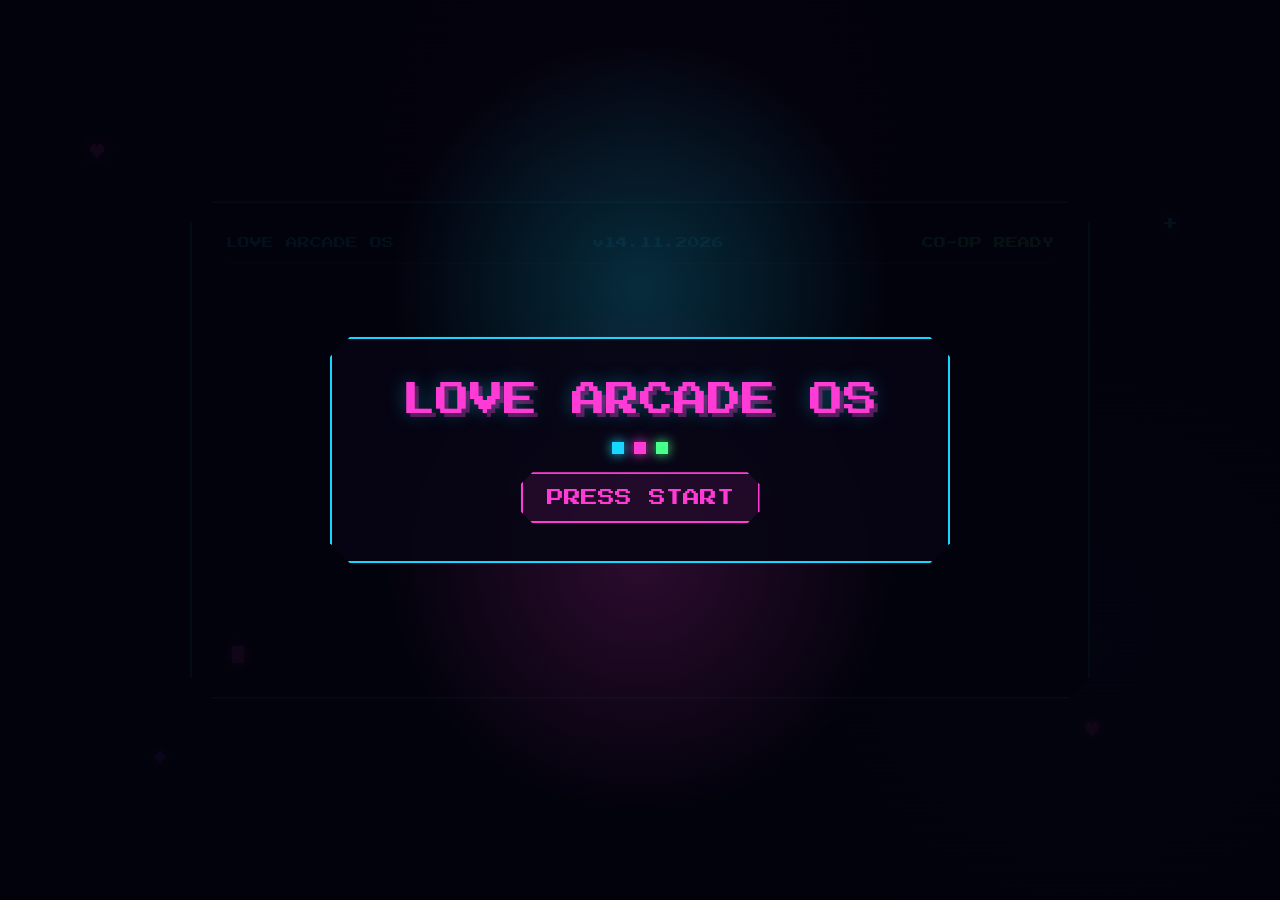
<file: index.html>
﻿<!DOCTYPE html>
<html lang="es">
<head>
  <meta charset="UTF-8" />
  <meta name="viewport" content="width=device-width, initial-scale=1.0, viewport-fit=cover" />
  <title>Flor &amp; Keke | 14.11.2026</title>
  <meta name="description" content="Flor &amp; Keke · 14.11.2026 · Nueva partida desbloqueada" />
  <meta property="og:locale" content="es_AR" />
  <meta property="og:type" content="website" />
  <meta property="og:title" content="Flor &amp; Keke | 14.11.2026" />
  <meta property="og:description" content="Nueva partida desbloqueada · Flor &amp; Keke · 14.11.2026" />
  <meta property="og:url" content="https://www.invitacionflorykevin.com.ar/" />
  <meta property="og:image:type" content="image/png" />
  <meta property="og:image:width" content="1200" />
  <meta property="og:image:height" content="630" />
  <meta property="og:image" content="https://www.invitacionflorykevin.com.ar/iconos/social-preview.png" />
  <meta name="twitter:card" content="summary_large_image" />
  <meta name="twitter:title" content="Flor &amp; Keke | 14.11.2026" />
  <meta name="twitter:description" content="Nueva partida desbloqueada · Flor &amp; Keke · 14.11.2026" />
  <meta name="twitter:image" content="https://www.invitacionflorykevin.com.ar/iconos/social-preview.png" />
  <link rel="icon" type="image/png" href="./iconos/favicon.png" />
  <link rel="canonical" href="https://www.invitacionflorykevin.com.ar/" />
  <link rel="preconnect" href="https://fonts.googleapis.com">
  <link rel="preconnect" href="https://fonts.gstatic.com" crossorigin>
  <link href="https://fonts.googleapis.com/css2?family=Press+Start+2P&family=Silkscreen:wght@400;700&family=VT323&display=swap" rel="stylesheet">
  <style>
    :root{--bg:#050511;--panel:#0b0820;--cyan:#18d7ff;--pink:#ff3bd5;--purple:#8b3dff;--green:#48ff8b;--yellow:#ffe35b;--white:#fff7ff;--muted:#aeb7ff}
    *{box-sizing:border-box;margin:0;padding:0}
    html,body{width:100%;min-height:100%;background:var(--bg);color:var(--white);overflow-x:hidden;overflow-y:auto;-webkit-text-size-adjust:100%;text-size-adjust:100%}
    body{font-family:'VT323',monospace;background:radial-gradient(circle at 50% 12%,rgba(255,59,213,.18),transparent 32%),radial-gradient(circle at 85% 72%,rgba(24,215,255,.14),transparent 28%),linear-gradient(180deg,#050511,#08041b 54%,#03030c)}
    body:before{content:"";position:fixed;inset:0;pointer-events:none;background:linear-gradient(rgba(24,215,255,.035) 1px,transparent 1px),linear-gradient(90deg,rgba(255,59,213,.03) 1px,transparent 1px);background-size:30px 30px;mask-image:linear-gradient(180deg,rgba(0,0,0,.8),rgba(0,0,0,.08));z-index:0}
    body:after{content:"";position:fixed;inset:0;pointer-events:none;background:repeating-linear-gradient(180deg,rgba(255,255,255,.035) 0 1px,transparent 1px 5px);mix-blend-mode:screen;opacity:.42;z-index:2}
    a,button{font:inherit;color:inherit}.screen{position:relative;z-index:3;min-height:100vh;display:grid;place-items:center;padding:22px}.noise{position:fixed;inset:0;z-index:1;pointer-events:none;background-image:radial-gradient(rgba(255,255,255,.18) 1px,transparent 1px);background-size:27px 27px;opacity:.18;animation:drift 9s linear infinite}.float{position:fixed;z-index:1;pointer-events:none;color:var(--pink);font-family:'Press Start 2P';text-shadow:0 0 18px currentColor;animation:float 4s ease-in-out infinite}.f1{left:7%;top:16%}.f2{right:8%;top:24%;color:var(--cyan);animation-delay:-1.3s}.f3{left:12%;bottom:15%;color:var(--purple);animation-delay:-2.1s}.f4{right:14%;bottom:18%;color:var(--pink);animation-delay:-.7s}
    .panel{width:min(900px,100%);border:2px solid rgba(24,215,255,.68);background:rgba(7,5,20,.82);box-shadow:0 0 0 1px rgba(255,255,255,.07),0 0 28px rgba(24,215,255,.18),0 0 62px rgba(255,59,213,.14);clip-path:polygon(0 22px,22px 0,calc(100% - 22px) 0,100% 22px,100% calc(100% - 22px),calc(100% - 22px) 100%,22px 100%,0 calc(100% - 22px));position:relative;overflow:hidden}
    .panel:before{content:"";position:absolute;inset:0;background:linear-gradient(120deg,transparent 0 38%,rgba(255,255,255,.12) 48%,transparent 58%);transform:translateX(-120%);animation:sweep 4.8s ease-in-out infinite;pointer-events:none}.title{font-family:'Press Start 2P';text-transform:uppercase;line-height:1.4;text-shadow:4px 4px 0 rgba(255,59,213,.32),0 0 18px rgba(24,215,255,.38)}.cyan{color:var(--cyan)}.pink{color:var(--pink)}.green{color:var(--green)}.yellow{color:var(--yellow)}.btn{cursor:pointer;border:2px solid var(--cyan);background:rgba(24,215,255,.08);color:var(--cyan);padding:15px 24px;font-family:'Press Start 2P';font-size:clamp(12px,2vw,17px);box-shadow:0 0 22px rgba(24,215,255,.24);clip-path:polygon(0 12px,12px 0,calc(100% - 12px) 0,100% 12px,100% calc(100% - 12px),calc(100% - 12px) 100%,12px 100%,0 calc(100% - 12px));transition:.18s ease;text-transform:uppercase;text-decoration:none;display:inline-flex;align-items:center;justify-content:center;gap:10px}.btn:hover,.btn.ready{transform:translateY(-2px);filter:brightness(1.2);box-shadow:0 0 28px rgba(255,59,213,.28),0 0 30px rgba(24,215,255,.28)}.btn.primary{border-color:var(--pink);background:rgba(255,59,213,.10);color:var(--pink)}
    .start-gate{position:fixed;inset:0;z-index:60;display:grid;place-items:center;padding:22px;background:radial-gradient(circle at 50% 32%,rgba(24,215,255,.2),transparent 28%),radial-gradient(circle at 50% 62%,rgba(255,59,213,.17),transparent 30%),rgba(3,3,12,.94);transition:opacity .45s ease,visibility .45s ease}.start-gate.hidden{opacity:0;visibility:hidden;pointer-events:none}.start-card{width:min(620px,100%);text-align:center;border:2px solid var(--cyan);background:rgba(7,5,20,.92);padding:clamp(22px,5vw,38px);box-shadow:0 0 30px rgba(24,215,255,.28),0 0 72px rgba(255,59,213,.18);clip-path:polygon(0 20px,20px 0,calc(100% - 20px) 0,100% 20px,100% calc(100% - 20px),calc(100% - 20px) 100%,20px 100%,0 calc(100% - 20px))}.start-card .title{font-size:clamp(20px,4.5vw,34px);color:var(--pink);margin-bottom:12px}.start-card p{font-size:clamp(22px,4vw,30px);color:var(--muted);margin:12px 0 22px}.boot-leds{display:flex;justify-content:center;gap:10px;margin:18px 0}.boot-leds span{width:12px;height:12px;background:var(--cyan);box-shadow:0 0 12px var(--cyan);animation:led 1s infinite steps(1)}.boot-leds span:nth-child(2){background:var(--pink);box-shadow:0 0 12px var(--pink);animation-delay:.15s}.boot-leds span:nth-child(3){background:var(--green);box-shadow:0 0 12px var(--green);animation-delay:.3s}
    .transition{position:fixed;inset:0;z-index:50;display:grid;place-items:center;background:radial-gradient(circle,rgba(24,215,255,.2),transparent 28%),rgba(3,3,12,.96);opacity:0;visibility:hidden;transition:.35s ease}.transition.active{opacity:1;visibility:visible}.transition-card{width:min(520px,calc(100% - 28px));text-align:center;border:2px solid var(--pink);padding:26px;background:#070514;box-shadow:0 0 30px rgba(255,59,213,.34);clip-path:polygon(0 18px,18px 0,calc(100% - 18px) 0,100% 18px,100% calc(100% - 18px),calc(100% - 18px) 100%,18px 100%,0 calc(100% - 18px))}.load{height:14px;border:1px solid var(--cyan);margin-top:18px;padding:2px}.load span{display:block;height:100%;width:0;background:linear-gradient(90deg,var(--cyan),var(--pink));box-shadow:0 0 18px rgba(24,215,255,.55)}.transition.active .load span{animation:load 1.4s ease forwards}
    .terminal{padding:clamp(20px,4vw,34px)}.topbar{display:flex;justify-content:space-between;gap:12px;align-items:center;border-bottom:1px solid rgba(24,215,255,.25);padding-bottom:14px;margin-bottom:20px;font-family:'Press Start 2P';font-size:clamp(9px,1.4vw,12px);color:var(--cyan)}.term-body{min-height:360px;font-family:'Press Start 2P';font-size:clamp(10px,1.75vw,15px);line-height:2.05;white-space:pre-wrap;color:var(--muted)}.cursor{display:inline-block;width:12px;height:1.05em;background:var(--pink);vertical-align:middle;margin-left:6px;animation:blink 1s steps(1) infinite;box-shadow:0 0 12px var(--pink)}
    @keyframes load{to{width:100%}}@keyframes drift{to{transform:translateY(-60px)}}@keyframes float{50%{transform:translateY(-10px) scale(1.08)}}@keyframes sweep{0%,40%{transform:translateX(-120%)}70%,100%{transform:translateX(120%)}}@keyframes blink{50%{opacity:0}}@keyframes pulse{50%{opacity:.55;filter:brightness(1.4)}}@keyframes led{50%{opacity:.35}}@media(max-width:640px){.screen{padding:14px}.panel,.start-card{clip-path:none;border-radius:18px}.btn{width:100%;font-size:12px}.float{display:none}.topbar{flex-direction:column}.term-body{min-height:340px}}

    /* Mobile/browser compatibility pass */
    html{min-height:-webkit-fill-available}
    body{min-height:100vh;min-height:100svh;touch-action:manipulation}
    button,.btn{-webkit-tap-highlight-color:transparent;touch-action:manipulation}
    .screen,.start-gate{min-height:100vh;min-height:100svh;padding:max(14px,env(safe-area-inset-top)) max(14px,env(safe-area-inset-right)) max(14px,env(safe-area-inset-bottom)) max(14px,env(safe-area-inset-left))}
    .term-body{overflow-wrap:anywhere}.panel{max-height:calc(100svh - 28px);overflow-x:hidden;overflow-y:auto;-webkit-overflow-scrolling:touch}
    @supports (-webkit-touch-callout:none){body{background-attachment:scroll}.panel{max-height:calc(-webkit-fill-available - 28px)}}
    @media(max-width:430px){.terminal{padding:18px 14px}.term-body{min-height:300px;font-size:clamp(9px,2.75vw,12px);line-height:1.9}.start-card .title{font-size:clamp(18px,7vw,26px)}.transition-card{padding:22px 16px}.transition-card .title{font-size:clamp(15px,5vw,22px)}}
    @media(max-height:620px){.term-body{min-height:250px;line-height:1.75}.start-card{padding:20px}.boot-leds{margin:12px 0}.panel{max-height:none;overflow:hidden}}
  </style>
</head>
<body>
  <audio id="boot" src="./musica/boot.wav" preload="auto"></audio>
  <audio id="success" src="./musica/success.wav" preload="auto"></audio>

  <div class="noise"></div><span class="float f1">♥</span><span class="float f2">+</span><span class="float f3">◆</span><span class="float f4">♥</span>

  <section id="startGate" class="start-gate">
    <div class="start-card">
      <div class="title">LOVE ARCADE OS</div>
      <div class="boot-leds" aria-hidden="true"><span></span><span></span><span></span></div>
      <button id="startBtn" class="btn primary" type="button">PRESS START</button>
    </div>
  </section>

  <main class="screen">
    <section class="panel terminal">
      <div class="topbar"><span>LOVE ARCADE OS</span><span>v14.11.2026</span><span class="green">CO-OP READY</span></div>
      <div id="term" class="term-body"></div><span class="cursor"></span>
    </section>
  </main>

  <div class="transition"><div class="transition-card"><div class="title pink">CARGANDO INVITACION</div><div class="load"><span></span></div></div></div>

  <script>
    const boot = document.getElementById('boot');
    const success = document.getElementById('success');
    const term = document.getElementById('term');
    const gate = document.getElementById('startGate');
    const startBtn = document.getElementById('startBtn');

    let launched = false;
    let booted = false;
    let i = 0;
    let j = 0;

    const lines = [
      'INICIANDO LOVE_ARCADE_OS...',
      '[OK] audio de inicio listo',
      '[OK] sistema de boda cargado',
      '[OK] jugador 1 detectado: FLOR',
      '[OK] jugador 2 detectado: KEKE',
      '[OK] modo co-op: ACTIVADO',
      '[OK] partida guardada: 14.11.2026',
      '',
      'EJECUTANDO boda.exe',
      '████████████████████ 100%',
      '',
      'NUEVA PARTIDA DESBLOQUEADA ♥'
    ];

    function playSound(audio, volume) {
      try {
        audio.currentTime = 0;
        audio.volume = volume;
        audio.play().catch(() => {});
      } catch (e) {}
    }
    function playSuccess() { playSound(success, .62); }
    let audioCtx;
    function tickTypingSound() {
      try {
        audioCtx = audioCtx || new (window.AudioContext || window.webkitAudioContext)();
        const osc = audioCtx.createOscillator();
        const gain = audioCtx.createGain();
        osc.type = 'square';
        osc.frequency.setValueAtTime(720 + Math.random() * 90, audioCtx.currentTime);
        gain.gain.setValueAtTime(.035, audioCtx.currentTime);
        gain.gain.exponentialRampToValueAtTime(.001, audioCtx.currentTime + .035);
        osc.connect(gain);
        gain.connect(audioCtx.destination);
        osc.start();
        osc.stop(audioCtx.currentTime + .04);
      } catch (e) {}
    }

    function startSystem() {
      if (booted) return;
      booted = true;
      playSound(boot, .55);
      gate.classList.add('hidden');
      setTimeout(type, 520);
    }

    function go() {
      if (!booted) { startSystem(); return; }
      if (launched) return;
      launched = true;
      try { sessionStorage.setItem('playWeddingMusic', '1'); } catch (e) {}
      playSuccess();
      const t = document.querySelector('.transition');
      t.classList.add('active');
      setTimeout(() => { window.location.href = 'invitacion.html'; }, 1650);
    }

    function type() {
      if (i >= lines.length) {
        setTimeout(go, 520);
        return;
      }
      const line = lines[i];
      if (j <= line.length) {
        const char = line.charAt(j) || '';
        term.textContent += char;
        if (char && char !== ' ' && j % 2 === 0) tickTypingSound();
        j++;
        setTimeout(type, line.charAt(j - 1) === '█' ? 13 : 20);
      } else {
        term.textContent += '\n';
        i++;
        j = 0;
        setTimeout(type, 180);
      }
    }

    startBtn.addEventListener('click', startSystem);
    gate.addEventListener('click', (event) => {
      if (event.target === gate) startSystem();
    });
    window.addEventListener('keydown', (event) => {
      if (event.key === 'Enter' || event.key === ' ') {
        event.preventDefault();
        if (!booted) startSystem(); else go();
      }
    });
  </script>
</body>
</html>
</file>
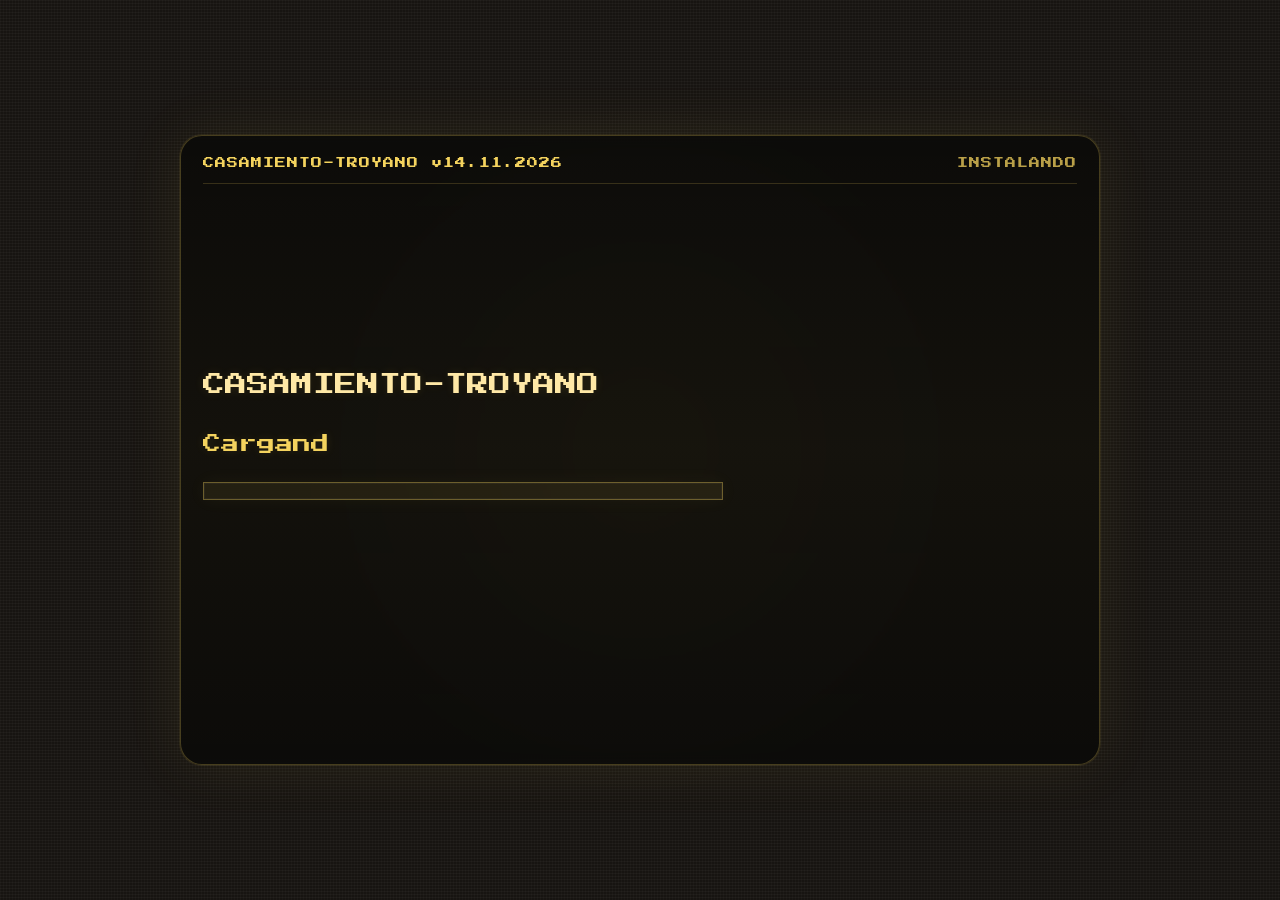
<file: index-test.html>
<!DOCTYPE html>
<html lang="es">
<head>
  <meta charset="UTF-8" />
  <meta name="viewport" content="width=device-width, initial-scale=1.0" />
    <title>Flor &amp; Keke | 14.11.2026 | Test</title>
  <meta name="description" content="Flor &amp; Keke · 14.11.2026 ·" />
  <meta property="og:locale" content="es_AR" />
  <meta property="og:type" content="website" />
  <meta property="og:title" content="Flor &amp; Keke | 14.11.2026 | Test" />
  <meta property="og:description" content="Flor &amp; Keke · 14.11.2026 ·" />
  <meta property="og:url" content="https://boda-florykevin.vercel.app/index-test.html" />
  <meta property="og:image:type" content="image/png" />
  <meta property="og:image:width" content="1200" />
  <meta property="og:image:height" content="630" />
  <meta property="og:image" content="https://boda-florykevin.vercel.app/iconos/social-preview.png" />
  <meta name="twitter:card" content="summary_large_image" />
  <meta name="twitter:title" content="Flor &amp; Keke | 14.11.2026 | Test" />
  <meta name="twitter:description" content="Flor &amp; Keke · 14.11.2026 ·" />
  <meta name="twitter:image" content="https://boda-florykevin.vercel.app/iconos/social-preview.png" />
  <link rel="icon" type="image/png" href="./iconos/favicon.png" />
  <link rel="canonical" href="https://boda-florykevin.vercel.app/index-test.html" />
  <link rel="preconnect" href="https://fonts.googleapis.com">
  <link rel="preconnect" href="https://fonts.gstatic.com" crossorigin>
  <link href="https://fonts.googleapis.com/css2?family=Press+Start+2P&family=Silkscreen:wght@400;700&family=VT323&family=Inter:wght@300;400;500;600;700&display=swap" rel="stylesheet">
  <style>
    :root {
      --bg-dark: #171411;
      --amber: #f4d35e;
      --amber-soft: #ffe9a8;
      --cream: #fff8ed;
      --olive: #6d7b47;
      --ink: #2d2a26;
      --terracotta: #cb7b5b;
      --card-strong: rgba(255, 251, 244, 0.86);
      --shadow: 0 10px 40px rgba(34, 25, 15, 0.12);
      --shadow-soft: 0 20px 60px rgba(85, 61, 31, 0.10);
    }

    * { box-sizing: border-box; margin: 0; padding: 0; }
    html { scroll-behavior: smooth; }
    body{
      font-family:'Inter',sans-serif;
      color:var(--ink);
      min-height:100vh;
      background: transparent;
      overflow-x:hidden;
    }

    body::before {
      content: "";
      position: fixed;
      inset: 0;
      pointer-events: none;
      background:
        linear-gradient(115deg, rgba(255,255,255,0.32), transparent 36%),
        radial-gradient(circle at center, rgba(255,255,255,0.18), transparent 60%);
      mix-blend-mode: screen;
      opacity: 0.55;
      z-index: 0;
    }

    .hidden { display: none !important; }

    #boot-screen {
      position: fixed;
      inset: 0;
      background:
        linear-gradient(rgba(255,255,255,0.03) 1px, transparent 1px),
        linear-gradient(90deg, rgba(255,255,255,0.02) 1px, transparent 1px),
        radial-gradient(circle at center, rgba(244, 211, 94, 0.06), transparent 45%),
        var(--bg-dark);
      background-size: 100% 3px, 3px 100%, auto, auto;
      color: var(--amber);
      display: flex;
      align-items: center;
      justify-content: center;
      padding: 24px;
      z-index: 100;
      transition: opacity 1s ease, visibility 1s ease;
    }

    #boot-screen.fade-out { opacity: 0; visibility: hidden; }

    .boot-shell {
      width: min(920px, 100%);
      min-height: 70vh;
      border: 1px solid rgba(244, 211, 94, 0.25);
      border-radius: 22px;
      background: rgba(8, 7, 6, 0.72);
      box-shadow: 0 0 0 1px rgba(244, 211, 94, 0.08), 0 0 60px rgba(244, 211, 94, 0.08);
      padding: 22px;
      display: flex;
      flex-direction: column;
      backdrop-filter: blur(6px);
      position: relative;
      overflow: hidden;
    }

    .boot-shell::before {
      content: "";
      position: absolute;
      inset: 0;
      background: linear-gradient(180deg, transparent, rgba(244, 211, 94, 0.03), transparent);
      animation: scan 4s linear infinite;
      background-position: center top;
      pointer-events: none;
    }

    @keyframes scan {
      from { transform: translateY(-100%); }
      to { transform: translateY(100%); }
    }

    .boot-topbar {
      display: flex;
      justify-content: space-between;
      align-items: center;
      gap: 12px;
      border-bottom: 1px solid rgba(244, 211, 94, 0.18);
      padding-bottom: 14px;
      margin-bottom: 18px;
      font-family: 'Press Start 2P', monospace;
      font-size: 11px;
      letter-spacing: 1px;
    }

    .boot-status { opacity: 0.75; }
    .boot-content {
      flex: 1;
      font-family: 'Press Start 2P', monospace;
      font-size: clamp(10px, 1.7vw, 14px);
      line-height: 2;
      white-space: pre-wrap;
    }

    .cursor {
      display: inline-block;
      width: 10px;
      height: 1.1em;
      background: var(--amber);
      vertical-align: middle;
      animation: blink 1s step-end infinite;
      margin-left: 6px;
    }

    @keyframes blink { 50% { opacity: 0; } }

    .boot-enter {
      margin-top: 18px;
      font-family: 'Press Start 2P', monospace;
      font-size: 11px;
      color: var(--amber-soft);
      opacity: 0;
      transform: translateY(10px);
      transition: 0.4s ease;
    }

    .boot-enter.visible { opacity: 1; transform: translateY(0); }

    #invitation {
      position: relative;
      min-height: 100vh;
      opacity: 0;
      transform: translateY(18px);
      transition: 1s ease;
    }

    #invitation.visible { opacity: 1; transform: translateY(0); }

    .texture {
      position: fixed;
      inset: 0;
      pointer-events: none;
      background-image:
        linear-gradient(rgba(80,76,62,0.035) 1px, transparent 1px),
        linear-gradient(90deg, rgba(80,76,62,0.03) 1px, transparent 1px),
        radial-gradient(rgba(244,211,94,0.06) 1px, transparent 1px);
      background-size: 22px 22px, 22px 22px, 44px 44px;
      background-position: 0 0, 0 0, 8px 10px;
      mask-image: linear-gradient(180deg, rgba(0,0,0,0.72), rgba(0,0,0,0.18));
      opacity: 0.72;
      z-index: 0;
    }

    .mediterranean-wash {
      position: fixed;
      inset: 0;
      pointer-events: none;
      z-index: 0;
      background:
        radial-gradient(circle at 18% 24%, rgba(255,255,255,0.30), transparent 18%),
        radial-gradient(circle at 82% 28%, rgba(255,255,255,0.22), transparent 16%),
        radial-gradient(circle at 50% 70%, rgba(255,255,255,0.14), transparent 20%),
        linear-gradient(115deg, rgba(244,211,94,0.06), transparent 28%, rgba(109,123,71,0.05) 62%, transparent 100%),
        repeating-linear-gradient(90deg, rgba(109,123,71,0.018) 0 2px, transparent 2px 120px);
      opacity: 0.9;
    }

    .floating-lemon, .floating-leaf, .floating-pearl, .floating-ring,
    .pixel-star, .ui-panel-bg, .pixel-coin, .pixel-cloud,
    .pixel-path, .pixel-bush, .pixel-ui-node {
      position: fixed;
      pointer-events: none;
      z-index: 0;
      filter: blur(0.2px);
    }

    .floating-lemon {
      font-family: 'Press Start 2P', monospace;
      font-size: clamp(18px, 2.3vw, 30px);
      opacity: 0.22;
      animation: floatY 8s ease-in-out infinite;
      image-rendering: pixelated;
      text-shadow:
        2px 0 0 rgba(244,211,94,0.22),
        -2px 0 0 rgba(244,211,94,0.18),
        0 2px 0 rgba(109,123,71,0.12),
        0 -2px 0 rgba(255,255,255,0.08);
    }

    .floating-leaf {
      width: 26px;
      height: 52px;
      border-radius: 100% 0 100% 0;
      background: linear-gradient(180deg, #91a564, #65783d);
      transform: rotate(30deg);
      opacity: 0.26;
      animation: drift 10s ease-in-out infinite;
    }

    .floating-pearl {
      width: 180px;
      height: 180px;
      border-radius: 50%;
      background: radial-gradient(circle at 35% 35%, rgba(255,255,255,0.85), rgba(255,255,255,0.18) 45%, transparent 70%);
      opacity: 0.28;
      animation: pulseOrb 11s ease-in-out infinite;
    }

    .floating-ring {
      border-radius: 50%;
      border: 1px solid rgba(212,177,92,0.16);
      box-shadow: inset 0 0 0 1px rgba(255,255,255,0.06);
      opacity: 0.50;
      animation: slowSpin 24s linear infinite;
    }

    .pixel-star {
      font-family: 'Press Start 2P', monospace;
      font-size: clamp(10px, 1vw, 14px);
      color: rgba(244,211,94,0.42);
      text-shadow: 0 0 10px rgba(244,211,94,0.12);
      animation: twinklePixel 5s ease-in-out infinite;
    }

    .pixel-coin {
      width: 18px;
      height: 18px;
      border-radius: 4px;
      background: linear-gradient(180deg, rgba(255,229,132,0.92), rgba(234,189,62,0.84));
      box-shadow:
        0 0 0 2px rgba(124,93,20,0.08),
        inset 0 2px 0 rgba(255,255,255,0.22),
        0 0 14px rgba(244,211,94,0.18);
      opacity: 0.34;
      animation: coinFloat 7s ease-in-out infinite;
    }

    .ui-panel-bg {
      border: 1px solid rgba(109,123,71,0.10);
      background: linear-gradient(180deg, rgba(255,255,255,0.08), rgba(255,255,255,0.02));
      box-shadow: inset 0 0 0 1px rgba(255,255,255,0.04);
      border-radius: 18px;
      opacity: 0.36;
      overflow: hidden;
    }

    .ui-panel-bg::before {
      content: '';
      position: absolute;
      inset: 0;
      background:
        linear-gradient(rgba(109,123,71,0.03) 1px, transparent 1px),
        linear-gradient(90deg, rgba(109,123,71,0.03) 1px, transparent 1px);
      background-size: 14px 14px, 14px 14px;
    }

    .ui-panel-bg::after {
      content: '';
      position: absolute;
      top: 0;
      left: 0;
      width: 100%;
      height: 5px;
      background: linear-gradient(90deg, rgba(244,211,94,0.36), rgba(109,123,71,0.18), transparent 80%);
    }

    .pixel-cloud {
      width: 118px;
      height: 34px;
      background: linear-gradient(180deg, rgba(255,255,255,0.34), rgba(255,255,255,0.12));
      border-radius: 8px;
      opacity: 0.34;
      box-shadow:
        26px -10px 0 0 rgba(255,255,255,0.24),
        52px 0 0 0 rgba(255,255,255,0.28),
        78px -8px 0 0 rgba(255,255,255,0.18);
      animation: cloudMove 16s ease-in-out infinite;
    }

    .pixel-path {
      height: 18px;
      border-radius: 999px;
      background: repeating-linear-gradient(90deg, rgba(244,211,94,0.18) 0 12px, rgba(255,243,204,0.10) 12px 24px);
      box-shadow: inset 0 1px 0 rgba(255,255,255,0.18);
      opacity: 0.32;
      animation: pathPulse 6s ease-in-out infinite;
    }

    .pixel-bush {
      width: 46px;
      height: 28px;
      border-radius: 8px;
      background: linear-gradient(180deg, rgba(133,160,88,0.58), rgba(90,118,56,0.48));
      box-shadow:
        12px -8px 0 0 rgba(133,160,88,0.42),
        24px 0 0 0 rgba(100,130,60,0.42),
        36px -6px 0 0 rgba(133,160,88,0.34);
      opacity: 0.28;
      animation: bushFloat 8s ease-in-out infinite;
    }

    .pixel-ui-node {
      width: 12px;
      height: 12px;
      border-radius: 3px;
      background: linear-gradient(180deg, rgba(244,211,94,0.55), rgba(202,161,52,0.44));
      box-shadow: 0 0 10px rgba(244,211,94,0.14);
      opacity: 0.34;
      animation: nodeBlink 4.8s ease-in-out infinite;
    }

    .lemon-1 { top: 12%; left: 5%; }
    .lemon-2 { top: 72%; right: 7%; animation-delay: -2s; }
    .lemon-3 { top: 38%; right: 12%; animation-delay: -4s; }
    .leaf-1 { top: 18%; right: 20%; }
    .leaf-2 { bottom: 14%; left: 10%; animation-delay: -3s; }
    .pearl-1 { top: 10%; right: 8%; }
    .pearl-2 { bottom: 4%; left: 4%; animation-delay: -5s; }
    .ring-1 { width: 320px; height: 320px; top: 14%; left: -80px; }
    .ring-2 { width: 240px; height: 240px; bottom: 8%; right: -60px; animation-direction: reverse; }
    .star-1 { top: 14%; left: 22%; }
    .star-2 { top: 32%; right: 16%; animation-delay: -2s; }
    .star-3 { bottom: 20%; left: 18%; animation-delay: -1s; }
    .star-4 { top: 58%; right: 26%; animation-delay: -3s; }
    .coin-1 { top: 22%; right: 9%; }
    .coin-2 { bottom: 18%; left: 8%; animation-delay: -2s; }
    .coin-3 { top: 64%; right: 12%; animation-delay: -4s; }
    .panel-1 { top: 12%; left: -20px; width: 180px; height: 110px; }
    .panel-2 { bottom: 10%; right: -16px; width: 210px; height: 130px; }
    .panel-3 { top: 44%; left: -30px; width: 140px; height: 84px; }
    .cloud-1 { top: 11%; left: 8%; }
    .cloud-2 { top: 19%; right: 14%; animation-delay: -6s; }
    .path-1 { top: 28%; left: 4%; width: 220px; }
    .path-2 { bottom: 18%; right: 4%; width: 240px; animation-delay: -2s; }
    .bush-1 { bottom: 14%; left: 18%; }
    .bush-2 { top: 56%; right: 8%; animation-delay: -3s; }
    .node-1 { top: 36%; left: 14%; }
    .node-2 { top: 42%; right: 18%; animation-delay: -1s; }
    .node-3 { bottom: 24%; left: 28%; animation-delay: -2.5s; }
    .node-4 { bottom: 30%; right: 22%; animation-delay: -3.2s; }

    @keyframes floatY { 0%,100% { transform: translateY(0) rotate(-2deg);} 50% { transform: translateY(-16px) rotate(3deg);} }
    @keyframes drift { 0%,100% { transform: translateY(0) rotate(30deg);} 50% { transform: translateY(-14px) rotate(22deg);} }
    @keyframes pulseOrb { 0%,100% { transform: scale(1) translateY(0); opacity: 0.2;} 50% { transform: scale(1.08) translateY(-12px); opacity: 0.32;} }
    @keyframes slowSpin { from { transform: rotate(0deg);} to { transform: rotate(360deg);} }
    @keyframes twinklePixel { 0%,100% { opacity: 0.18; transform: translateY(0) scale(1);} 50% { opacity: 0.46; transform: translateY(-4px) scale(1.08);} }
    @keyframes coinFloat { 0%,100% { transform: translateY(0) rotate(0deg); opacity: 0.24;} 50% { transform: translateY(-10px) rotate(8deg); opacity: 0.42;} }
    @keyframes cloudMove { 0%,100% { transform: translateX(0) translateY(0); opacity: 0.18;} 50% { transform: translateX(12px) translateY(-6px); opacity: 0.34;} }
    @keyframes pathPulse { 0%,100% { opacity: 0.20; transform: scaleX(1);} 50% { opacity: 0.36; transform: scaleX(1.03);} }
    @keyframes bushFloat { 0%,100% { transform: translateY(0); opacity: 0.22;} 50% { transform: translateY(-5px); opacity: 0.30;} }
    @keyframes nodeBlink { 0%,100% { opacity: 0.18; transform: scale(1);} 50% { opacity: 0.42; transform: scale(1.2);} }

    .wrap { position: relative; z-index: 1; width: min(1180px, calc(100% - 32px)); margin: 0 auto; }

    .hero {
      min-height: auto;
      display: grid;
      align-items: start;
      padding: 18px 0 40px;
      position: relative;
    }

    .hero::before {
      content: "";
      position: absolute;
      inset: 0 3% auto;
      height: 52%;
      background: radial-gradient(circle at center, rgba(255,236,168,0.72), rgba(255,248,237,0.14) 55%, transparent 72%);
      filter: blur(18px);
      z-index: 0;
      pointer-events: none;
    }

    .hero::after {
      content: "";
      position: absolute;
      inset: 0;
      background:
        radial-gradient(circle at 50% 10%, rgba(244,211,94,0.14), transparent 16%),
        radial-gradient(circle at 12% 34%, rgba(203,123,91,0.07), transparent 16%),
        radial-gradient(circle at 88% 38%, rgba(109,123,71,0.08), transparent 16%);
      pointer-events: none;
      z-index: 0;
    }

    .hero-panel {
      display: grid;
      grid-template-columns: 1fr;
      gap: 18px;
      align-items: stretch;
      position: relative;
      z-index: 1;
      max-width: 920px;
      margin: 0 auto;
    }

    .glass-card {
      background: linear-gradient(180deg, var(--card-strong), rgba(255, 247, 233, 0.76));
      border: 1px solid rgba(212, 177, 92, 0.35);
      box-shadow: var(--shadow), inset 0 1px 0 rgba(255,255,255,0.42);
      backdrop-filter: blur(12px);
    }

    .hero-main {
      border-radius: 28px;
      padding: clamp(22px, 3vw, 38px);
      position: relative;
      overflow: hidden;
      background: linear-gradient(180deg, rgba(255,251,244,0.94), rgba(255,246,231,0.82));
      box-shadow: 0 26px 46px rgba(64,54,32,0.10), inset 0 0 0 1px rgba(255,255,255,0.34);
    }

    .hero-main::before {
      content: "";
      position: absolute;
      inset: 0;
      background:
        linear-gradient(rgba(109,123,71,0.025) 1px, transparent 1px),
        linear-gradient(90deg, rgba(109,123,71,0.025) 1px, transparent 1px),
        radial-gradient(circle at top right, rgba(244,211,94,0.16), transparent 20%),
        radial-gradient(circle at bottom left, rgba(203,123,91,0.08), transparent 18%);
      background-size: 16px 16px, 16px 16px, auto, auto;
      background-position: 0 0, 0 0, 100% 0, 0 100%;
      pointer-events: none;
    }

    .hero-main::after {
      content: "";
      position: absolute;
      inset: 12px;
      border: 1px solid rgba(109, 123, 71, 0.16);
      border-radius: 20px;
      pointer-events: none;
    }

    .hero-main .pixel-corner {
      position: absolute;
      width: 42px;
      height: 42px;
      border-top: 4px solid rgba(109,123,71,0.18);
      border-left: 4px solid rgba(109,123,71,0.18);
      top: 18px;
      left: 18px;
      opacity: 0.55;
    }

    .hero-main .pixel-corner.corner-r {
      left: auto;
      right: 18px;
      border-left: none;
      border-right: 4px solid rgba(109,123,71,0.18);
    }

    .hero-main .achievement-glow {
      position: absolute;
      top: 18px;
      left: 50%;
      transform: translateX(-50%);
      width: 420px;
      height: 110px;
      background: radial-gradient(circle at center, rgba(244,211,94,0.18), rgba(244,211,94,0.04) 48%, transparent 70%);
      pointer-events: none;
      z-index: 0;
      filter: blur(10px);
    }

    .hero-ornament {
      position: absolute;
      right: 24px;
      bottom: 22px;
      font-family: 'Press Start 2P', monospace;
      font-size: clamp(28px, 3vw, 42px);
      opacity: 0.12;
      pointer-events: none;
      letter-spacing: 2px;
    }

    .terminal-tag {
      display: inline-flex;
      align-items: center;
      justify-content: center;
      gap: 12px;
      padding: 16px 24px;
      border-radius: 14px;
      border: 1px solid rgba(212,177,92,0.45);
      background:
        linear-gradient(180deg, rgba(52,58,48,0.96), rgba(24,28,24,0.94)),
        linear-gradient(90deg, rgba(244,211,94,0.10), transparent 40%);
      font-family: 'Press Start 2P', monospace;
      font-size: 11px;
      color: #f6e7a9;
      margin: 8px auto 22px;
      box-shadow:
        0 12px 0 rgba(42,45,37,0.10),
        0 22px 36px rgba(24, 25, 20, 0.22),
        inset 0 1px 0 rgba(255,255,255,0.10),
        inset 0 0 0 1px rgba(255,255,255,0.03);
      position: relative;
      min-width: 320px;
      overflow: visible;
    }

    .terminal-tag::before {
      content: '🏆';
      width: 36px;
      height: 36px;
      border-radius: 10px;
      display: inline-flex;
      align-items: center;
      justify-content: center;
      font-size: 16px;
      line-height: 1;
      background: linear-gradient(180deg, rgba(244,211,94,0.28), rgba(244,211,94,0.10));
      box-shadow: inset 0 1px 0 rgba(255,255,255,0.14);
      filter: saturate(1.05);
    }

    .hero h1 {
      font-family: 'Silkscreen', monospace;
      font-weight: 700;
      font-size: clamp(36px, 5.6vw, 60px);
      line-height: 1.02;
      color: #30261d;
      letter-spacing: -0.03em;
      margin-bottom: 18px;
      text-wrap: balance;
      text-align: center;
      position: relative;
      z-index: 1;
    }

    .hero-subtitle {
      font-family: 'VT323', monospace;
      font-size: clamp(28px, 3vw, 40px);
      color: #62564d;
      max-width: 640px;
      line-height: 1.55;
      margin: 0 auto 26px;
      text-align: center;
      position: relative;
      z-index: 1;
    }

    .hero-data {
      display: flex;
      flex-wrap: wrap;
      gap: 12px;
      margin-bottom: 28px;
      justify-content: center;
      position: relative;
      z-index: 1;
    }

    .hero-pill {
      padding: 12px 16px;
      border-radius: 16px;
      background: linear-gradient(180deg, rgba(255,255,255,0.74), rgba(255,255,255,0.50));
      border: 1px solid rgba(109,123,71,0.18);
      min-width: 150px;
      box-shadow: inset 0 1px 0 rgba(255,255,255,0.4);
    }

    .hero-pill span { display: block; font-size: 12px; text-transform: uppercase; letter-spacing: 0.12em; color: #7b6c5f; margin-bottom: 6px; }
    .hero-pill strong { font-family: 'VT323', monospace; font-size: 30px; line-height: 1.1; letter-spacing: 0.04em; color: #2f2924; }

    .hero-actions {
      display: flex;
      flex-wrap: wrap;
      gap: 14px;
      margin-top: 10px;
      justify-content: center;
      position: relative;
      z-index: 1;
    }

    .btn {
      font-family: 'Press Start 2P', monospace;
      appearance: none;
      border: none;
      text-decoration: none;
      cursor: pointer;
      border-radius: 16px;
      padding: 15px 20px;
      font-weight: 600;
      font-size: 18px;
      letter-spacing: 0.02em;
      transition: transform 0.25s ease, box-shadow 0.25s ease, background 0.25s ease, border-color 0.25s ease;
      display: inline-flex;
      align-items: center;
      justify-content: center;
      gap: 10px;
    }

    .btn:hover { transform: translateY(-2px); }
    .btn-primary { background: linear-gradient(135deg, var(--amber), #f2c84b); color: #3a2e14; box-shadow: 0 14px 30px rgba(244, 211, 94, 0.35); }
    .btn-secondary { background: rgba(255,255,255,0.55); color: #40352d; border: 1px solid rgba(109,123,71,0.22); }
    .btn-secondary:hover { background: rgba(255,255,255,0.78); border-color: rgba(109,123,71,0.30); }

    .hero-side {
      border-radius: 26px;
      padding: 20px;
      display: grid;
      gap: 14px;
      background: linear-gradient(180deg, rgba(255,251,244,0.90), rgba(255,245,230,0.80));
      box-shadow: 0 22px 42px rgba(64,54,32,0.08), inset 0 0 0 1px rgba(255,255,255,0.30);
      max-width: 920px;
      margin: 0 auto;
    }

    .status-card, .quote-card {
      border-radius: 22px;
      background: linear-gradient(180deg, rgba(255,255,255,0.70), rgba(255,255,255,0.46));
      border: 1px solid rgba(109,123,71,0.16);
      padding: 22px;
      box-shadow: inset 0 1px 0 rgba(255,255,255,0.42);
      text-align: center;
    }

    .mini-label { font-family: 'Press Start 2P', monospace; font-size: 11px; color: #7a6a3a; margin-bottom: 14px; display: block; }
    .status-grid { display: grid; gap: 10px; }
    .status-row { display: flex; justify-content: space-between; align-items: center; padding-bottom: 10px; border-bottom: 1px dashed rgba(109,123,71,0.22); gap: 12px; }
    .status-row:last-child { padding-bottom: 0; border-bottom: none; }
    .status-row strong { font-size: 18px; color: #5e5346; }
    .status-row span { font-weight: 700; color: #2f2924; text-align: right; font-size: 22px; line-height: 1.1; }

    .quote-card { display: flex; flex-direction: column; justify-content: center; min-height: 100%; position: relative; overflow: hidden; }
    .quote-card::after { content: "✦"; position: absolute; right: 18px; bottom: 10px; font-size: 64px; color: rgba(203,123,91,0.12); pointer-events: none; }
    .quote-card p { font-family: 'Silkscreen', monospace; font-size: clamp(24px, 3.4vw, 34px); line-height: 1.08; color: #382d23; margin-bottom: 14px; }
    .quote-card small { color: #776b61; font-size: 18px; line-height: 1.3; }

    .section { padding: 16px 0 30px; }
    .section-head {
      display: flex;
      flex-direction: column;
      align-items: center;
      justify-content: center;
      gap: 14px;
      margin-bottom: 24px;
      position: relative;
      text-align: center;
    }
    .section-head::after {
      content: "";
      position: absolute;
      left: 50%;
      transform: translateX(-50%);
      bottom: -12px;
      width: 120px;
      height: 2px;
      background: linear-gradient(90deg, transparent, var(--amber), transparent);
      border-radius: 999px;
    }
    .section-head h2 { font-family: 'Silkscreen', monospace; font-size: clamp(26px, 3.4vw, 38px); line-height: 1.1; color: #2d241d; text-align: center; }

    .section-head h2,
    .card-code,
    .mini-label,
    .terminal-tag,
    .btn {
      text-transform: uppercase;
    }

    .section-head p { max-width: 680px; color: #6f655d; line-height: 1.45; font-size: 24px; text-align: center; }

    .cards-grid { display: grid; grid-template-columns: 1fr; gap: 18px; }

    .info-card {
      border-radius: 24px;
      padding: 22px;
      position: relative;
      overflow: hidden;
      opacity: 0;
      transform: translateY(18px);
      transition: opacity 0.7s ease, transform 0.7s ease, box-shadow 0.3s ease, border-color 0.3s ease;
      background: linear-gradient(180deg, rgba(255,251,244,0.90), rgba(255,245,232,0.76));
      box-shadow: 0 18px 34px rgba(64,54,32,0.08), inset 0 0 0 1px rgba(255,255,255,0.26);
    }

    .info-card:hover { box-shadow: var(--shadow-soft); border-color: rgba(212,177,92,0.5); }
    .info-card.visible { opacity: 1; transform: translateY(0); }
    .info-card::before { content: ""; position: absolute; top: 0; left: 0; width: 100%; height: 6px; background: linear-gradient(90deg, var(--amber), rgba(203,123,91,0.6), rgba(109,123,71,0.38)); opacity: 0.9; }
    .info-card::after { content: ""; position: absolute; inset: 12px; border-radius: 18px; border: 1px solid rgba(212,177,92,0.16); pointer-events: none; }

    .card-top {
      display: flex;
      flex-direction: column;
      justify-content: center;
      align-items: center;
      gap: 12px;
      margin-bottom: 18px;
      text-align: center;
    }
    .card-code { font-family: 'Press Start 2P', monospace; font-size: 11px; color: #7e6b34; display: inline-block; margin-bottom: 10px; text-align: center; }
    .info-card h3 { font-family: 'Silkscreen', monospace; font-size: clamp(22px, 2.4vw, 30px); color: #2d251e; line-height: 1.2; text-align: center; }

    .card-icon {
      font-size: 24px;
      opacity: 0.95;
      background: linear-gradient(180deg, rgba(58,64,54,0.94), rgba(32,36,31,0.92));
      color: #f6e7a9;
      border: 1px solid rgba(212,177,92,0.24);
      width: 52px;
      height: 52px;
      display: flex;
      align-items: center;
      justify-content: center;
      border-radius: 12px;
      box-shadow: inset 0 1px 0 rgba(255,255,255,0.08);
    }

    .info-card p, .info-card li { color: #5f554d; line-height: 1.45; font-size: 24px; text-align: center; }
    .info-card ul { list-style: none; display: grid; gap: 8px; justify-items: center; }
    .info-card li strong { color: #2f2924; }

    .footer-note { padding: 48px 0 76px; text-align: center; color: #73685f; position: relative; font-size: 22px; }
    .footer-note::before { content: ""; display: block; width: 140px; height: 1px; background: linear-gradient(90deg, transparent, rgba(212,177,92,0.8), transparent); margin: 0 auto 18px; }
    .footer-note p:first-child { font-family: 'Silkscreen', monospace; font-size: clamp(24px, 4vw, 34px); color: #2f261f; margin-bottom: 10px; }

    .reveal { opacity: 0; transform: translateY(24px); transition: opacity 0.9s ease, transform 0.9s ease; }
    .reveal.visible { opacity: 1; transform: translateY(0); }

    @media (max-width: 920px) {
      .hero-panel, .cards-grid { grid-template-columns: 1fr; }
      .hero { min-height: auto; padding-top: 18px; }
      .timeline-item { grid-template-columns: 1fr; }
    }

    @media (max-width: 640px) {
      .wrap { width: min(100% - 20px, 1180px); }
      .hero-main, .hero-side, .info-card, .full-card { padding: 18px; }
      .hero h1 { font-size: clamp(30px, 9vw, 40px); line-height: 1.05; }
      .hero-subtitle { font-size: 24px; line-height: 1.35; }
      .btn { width: 100%; }
      .hero-actions { flex-direction: column; }
      .boot-shell { min-height: 78vh; padding: 16px; }
      .boot-topbar { font-size: 9px; line-height: 1.4; }
      .boot-content { font-size: 10px; line-height: 1.8; }
      .boot-enter { font-size: 10px; line-height: 1.5; }
      .terminal-tag, .mini-label, .card-code { font-size: 10px; }
      .hero-ornament { opacity: 0.09; }
      .floating-pearl { width: 120px; height: 120px; }
      .floating-ring.ring-1 { width: 180px; height: 180px; left: -70px; }
      .floating-ring.ring-2 { width: 160px; height: 160px; right: -60px; }
      .terminal-tag { min-width: 0; width: 100%; max-width: 100%; padding: 14px 14px; }
      .terminal-tag::after { top: -18px; font-size: 8px; }
      .hero-main .achievement-glow { width: 280px; }
      .hero { padding-top: 10px; }
      .panel-1, .panel-3, .cloud-1, .path-1, .bush-1 { display: none; }
      .panel-2 { width: 150px; height: 90px; }
      .path-2 { width: 140px; }
      .hero-pill span { font-size: 11px; }
      .hero-pill strong { font-size: 26px; }
      .btn { font-size: 14px; line-height: 1.5; }
      .status-row strong { font-size: 16px; }
      .status-row span { font-size: 18px; }
      .section-head p { font-size: 21px; line-height: 1.35; }
      .info-card p, .info-card li { font-size: 21px; line-height: 1.35; }
      .timeline-item strong { font-size: 20px; }
      .timeline-item p { font-size: 20px; line-height: 1.35; }
      .quote-card p { font-size: 20px; line-height: 1.2; }
      .quote-card small { font-size: 16px; }
      .footer-note { font-size: 18px; }
    }
    
    .music-btn {
      position: fixed;
      top: 16px;
      right: 16px;
      z-index: 120;
      padding: 12px 14px;
      border: 1px solid rgba(212,177,92,0.4);
      border-radius: 14px;
      background: linear-gradient(180deg, rgba(53,58,47,0.96), rgba(26,29,24,0.95));
      color: #f6e7a9;
      font-family: 'Press Start 2P', monospace;
      font-size: 10px;
      line-height: 1.4;
      cursor: pointer;
      box-shadow: 0 10px 20px rgba(0,0,0,0.15);
      transition: transform 0.2s ease, opacity 0.2s ease;
    }

    .music-btn:hover { transform: translateY(-1px); }
    .music-btn.is-playing {
      border-color: rgba(109,123,71,0.55);
      box-shadow: 0 10px 24px rgba(109,123,71,0.18);
    }

    @media (max-width: 640px) {
      .music-btn {
        top: 10px;
        right: 10px;
        padding: 10px 12px;
        font-size: 8px;
      }

      .countdown-grid {
        grid-template-columns: repeat(2, minmax(0, 1fr));
      }

      .countdown-copy {
        font-size: 21px;
      }

      .count-box span {
        font-size: 16px;
      }
    }


    .decor-fixed {
      position: fixed;
      inset: 0;
      z-index: -2;
      background: url('./fondos/limonescruzados.png') center top / 100% auto no-repeat;
      pointer-events: none;
    }

    .content-layer {
      position: relative;
      z-index: 1;
    }

    /* Limpieza visual para que el nuevo fondo sea protagonista */
    .texture,
    .mediterranean-wash,
    .floating-lemon,
    .floating-leaf,
    .floating-pearl,
    .floating-ring,
    .pixel-star,
    .ui-panel-bg,
    .pixel-coin,
    .pixel-cloud,
    .pixel-path,
    .pixel-bush,
    .pixel-ui-node,
    .bg-ring,
    .bg-star,
    .bg-lemon,
    .bg-panel {
      display: none !important;
    }

    body::before {
      display: none !important;
    }

    .hero::before,
    .hero::after {
      opacity: 0.06;
    }

    .glass-card,
    .hero-main,
    .hero-side,
    .info-card,
    .full-card,
    .countdown-card {
      background: linear-gradient(180deg, rgba(255,251,244,0.86), rgba(255,246,231,0.80)) !important;
      backdrop-filter: blur(5px);
      box-shadow: 0 18px 34px rgba(64,54,32,0.09), inset 0 0 0 1px rgba(255,255,255,0.26);
    }

    @media (max-width: 640px) {
      .bg-fixed {
        background:
          linear-gradient(rgba(255,255,255,0.10), rgba(255,255,255,0.10)),
          url('./fondos/limonescruzados.png') center top / cover no-repeat fixed;
      }

      .decor-fixed {
        background: url('./fondos/limonescruzados.png') center top / 100% auto no-repeat;
      }
    }

  

    /* Ajustes mobile del index */
    .music-btn { display: none !important; }

    @media (max-width: 640px) {
      #boot-screen {
        padding: 12px;
        align-items: flex-start;
      }

      .boot-shell {
        width: 100%;
        min-height: auto;
        height: auto;
        margin-top: 72px;
        padding: 14px 12px 18px;
        border-radius: 18px;
      }

      .boot-topbar {
        display: grid;
        grid-template-columns: 1fr 1fr;
        gap: 8px;
        align-items: start;
        font-size: 8px;
        line-height: 1.45;
        padding-bottom: 12px;
        margin-bottom: 14px;
      }

      .boot-topbar span:last-child {
        text-align: right;
      }

      .boot-content {
        font-size: 9px;
        line-height: 1.72;
        min-height: 240px;
      }

      .boot-enter {
        margin-top: 12px;
        font-size: 9px;
        line-height: 1.45;
      }

      .cursor {
        width: 8px;
        margin-left: 4px;
      }
    }

    #preboot-screen {
      position: fixed;
      inset: 0;
      background:
        linear-gradient(rgba(255,255,255,0.03) 1px, transparent 1px),
        linear-gradient(90deg, rgba(255,255,255,0.02) 1px, transparent 1px),
        radial-gradient(circle at center, rgba(244, 211, 94, 0.06), transparent 45%),
        var(--bg-dark);
      background-size: 100% 3px, 3px 100%, auto, auto;
      color: var(--amber);
      display: flex;
      align-items: center;
      justify-content: center;
      padding: 24px;
      z-index: 120;
      transition: opacity .6s ease, visibility .6s ease;
    }
    #preboot-screen.fade-out { opacity: 0; visibility: hidden; }
    .preboot-content {
      flex: 1;
      font-family: 'Press Start 2P', monospace;
      font-size: clamp(13px, 2.2vw, 18px);
      line-height: 2.1;
      white-space: pre-wrap;
      display: flex;
      flex-direction: column;
      justify-content: center;
      align-items: flex-start;
      gap: 18px;
    }
    .preboot-line {
      display:block;
      min-height: 1.6em;
      text-shadow: 0 0 10px rgba(244,211,94,0.12);
    }
    .preboot-line.title-line {
      font-size: clamp(15px, 2.8vw, 22px);
      color: var(--amber-soft);
    }
    .preboot-progress-wrap {
      display: flex;
      flex-direction: column;
      gap: 10px;
      width: min(100%, 560px);
    }
    .preboot-progress {
      color: var(--amber-soft);
      letter-spacing: 1px;
    }
    .preboot-bar {
      width: min(100%, 520px);
      height: 18px;
      border: 1px solid rgba(244, 211, 94, 0.35);
      background: rgba(244, 211, 94, 0.07);
      box-shadow: inset 0 0 0 1px rgba(255,255,255,0.04), 0 0 18px rgba(244,211,94,0.05);
      padding: 2px;
    }
    .preboot-bar-fill {
      height: 100%;
      width: 0%;
      background: linear-gradient(90deg, rgba(244,211,94,0.6), rgba(255,233,168,0.9));
      box-shadow: 0 0 12px rgba(244,211,94,0.18);
      transition: width .22s steps(10, end);
    }
    .preboot-enter {
      opacity: 0;
      transform: translateY(8px);
      transition: .35s ease;
      color: var(--amber-soft);
      font-size: clamp(10px, 1.5vw, 12px);
    }
    .preboot-enter.visible { opacity: 1; transform: translateY(0); }

  </style>
</head>
<body>
<div class="bg-fixed"></div>
  <div class="decor-fixed"></div>
  <div class="content-layer">
  <audio id="typing-sfx" preload="auto" playsinline>
    <source src="./musica/typing.mp3" type="audio/mpeg">
  </audio>
<section id="preboot-screen">
    <div class="boot-shell">
      <div class="boot-topbar">
        <span>CASAMIENTO-TROYANO v14.11.2026</span>
        <span class="boot-status">INSTALANDO</span>
      </div>
      <div class="preboot-content">
        <span id="preboot-line-1" class="preboot-line title-line"></span>
        <span id="preboot-line-2" class="preboot-line"></span>
        <div class="preboot-progress-wrap">
          <div class="preboot-bar"><div id="preboot-bar-fill" class="preboot-bar-fill"></div></div>
          <span id="preboot-line-3" class="preboot-line preboot-progress"></span>
        </div>
        <div id="preboot-enter" class="preboot-enter">Presione ENTER o toque la pantalla para continuar <span class="cursor"></span></div>
      </div>
    </div>
  </section>

<section id="boot-screen" class="hidden">
    <div class="boot-shell">
      <div class="boot-topbar">
        <span>CASAMIENTO-TROYANO v14.11.2026</span>
        <span class="boot-status">LOVE CORE ONLINE</span>
      </div>
      <div id="boot-text" class="boot-content"></div>
      <div id="boot-enter" class="boot-enter">Presione ENTER o toque la pantalla para continuar <span class="cursor"></span></div>
    </div>
  </section>

  <script>
    const bootLines = [
      'INICIANDO SISTEMA...',
      'Cargando recuerdos compartidos...',
      'Verificando compatibilidad...',
      'Jugador 1: Keke .......... OK',
      'Jugador 2: Flor .......... OK',
      'Sincronizando caminos..... OK',
      'Procesando destino........ OK',
      'Resultado: MATCH PERFECTO',
      'Ejecutando: boda_14_11_2026.exe'
    ];

    const prebootScreen = document.getElementById('preboot-screen');
    const prebootEnter = document.getElementById('preboot-enter');
    const prebootLine1 = document.getElementById('preboot-line-1');
    const prebootLine2 = document.getElementById('preboot-line-2');
    const prebootLine3 = document.getElementById('preboot-line-3');
    const prebootBarFill = document.getElementById('preboot-bar-fill');
    const bootText = document.getElementById('boot-text');
    const bootEnter = document.getElementById('boot-enter');
    const bootScreen = document.getElementById('boot-screen');
    const typingSfx = document.getElementById('typing-sfx');

    const prebootLines = [
      'CASAMIENTO-TROYANO',
      'Cargando entorno...'
    ];

    let bootFinished = false;
    let bootStarted = false;
    let lineIndex = 0;
    let charIndex = 0;

    function typeBoot() {
      if (lineIndex < bootLines.length) {
        const line = bootLines[lineIndex];
        if (charIndex < line.length) {
          bootText.textContent += line.charAt(charIndex);
          charIndex++;
          setTimeout(typeBoot, 32);
        } else {
          bootText.textContent += '\n';
          lineIndex++;
          charIndex = 0;
          setTimeout(typeBoot, 180);
        }
      } else {
        bootFinished = true;
        bootEnter.classList.add('visible');
      }
    }

    function startTypingSound() {
      if (!typingSfx) return;
      typingSfx.volume = 0.22;
      typingSfx.currentTime = 0;
      const playPromise = typingSfx.play();
      if (playPromise && typeof playPromise.catch === 'function') {
        playPromise.catch(() => {});
      }
    }

    function startOriginalBoot() {
      if (bootStarted) return;
      bootStarted = true;
      startTypingSound();
      bootScreen.classList.remove('hidden');
      requestAnimationFrame(() => {
        prebootScreen.classList.add('fade-out');
      });
      setTimeout(() => {
        prebootScreen.classList.add('hidden');
        typeBoot();
      }, 620);
    }

    function openInvitation() {
      if (!bootFinished) return;
      if (typingSfx) {
        typingSfx.pause();
        typingSfx.currentTime = 0;
      }
      window.location.href = 'invitacion-test.html';
    }

    function typePrebootLine(element, text, speed = 42) {
      return new Promise((resolve) => {
        let i = 0;
        const tick = () => {
          if (i <= text.length) {
            element.textContent = text.slice(0, i);
            i += 1;
            setTimeout(tick, speed);
          } else {
            resolve();
          }
        };
        tick();
      });
    }

    function animatePrebootProgress() {
      return new Promise((resolve) => {
        let step = 0;
        const total = 10;
        const tick = () => {
          step += 1;
          prebootBarFill.style.width = `${step * 10}%`;
          prebootLine3.textContent = `${'█'.repeat(step)}${'░'.repeat(total - step)} ${step * 10}%`;
          if (step < total) {
            setTimeout(tick, 95);
          } else {
            prebootLine3.textContent = '██████████ 100%';
            resolve();
          }
        };
        tick();
      });
    }

    async function runPrebootIntro() {
      await typePrebootLine(prebootLine1, prebootLines[0], 46);
      await new Promise((r) => setTimeout(r, 180));
      await typePrebootLine(prebootLine2, prebootLines[1], 38);
      await new Promise((r) => setTimeout(r, 180));
      await animatePrebootProgress();
      await new Promise((r) => setTimeout(r, 120));
      prebootEnter.classList.add('visible');
    }

    document.body.style.overflow = 'hidden';
    runPrebootIntro();

    window.addEventListener('keydown', (e) => {
      if (e.key === 'Enter' || e.key === ' ') {
        if (!bootStarted) {
          e.preventDefault();
          startOriginalBoot();
          return;
        }
      }
      if (e.key === 'Enter') openInvitation();
    });

    prebootScreen.addEventListener('click', startOriginalBoot);
    prebootScreen.addEventListener('touchstart', startOriginalBoot, { passive: true });
    bootScreen.addEventListener('click', openInvitation);
  </script>

  </div>
</body>
</html>
</file>
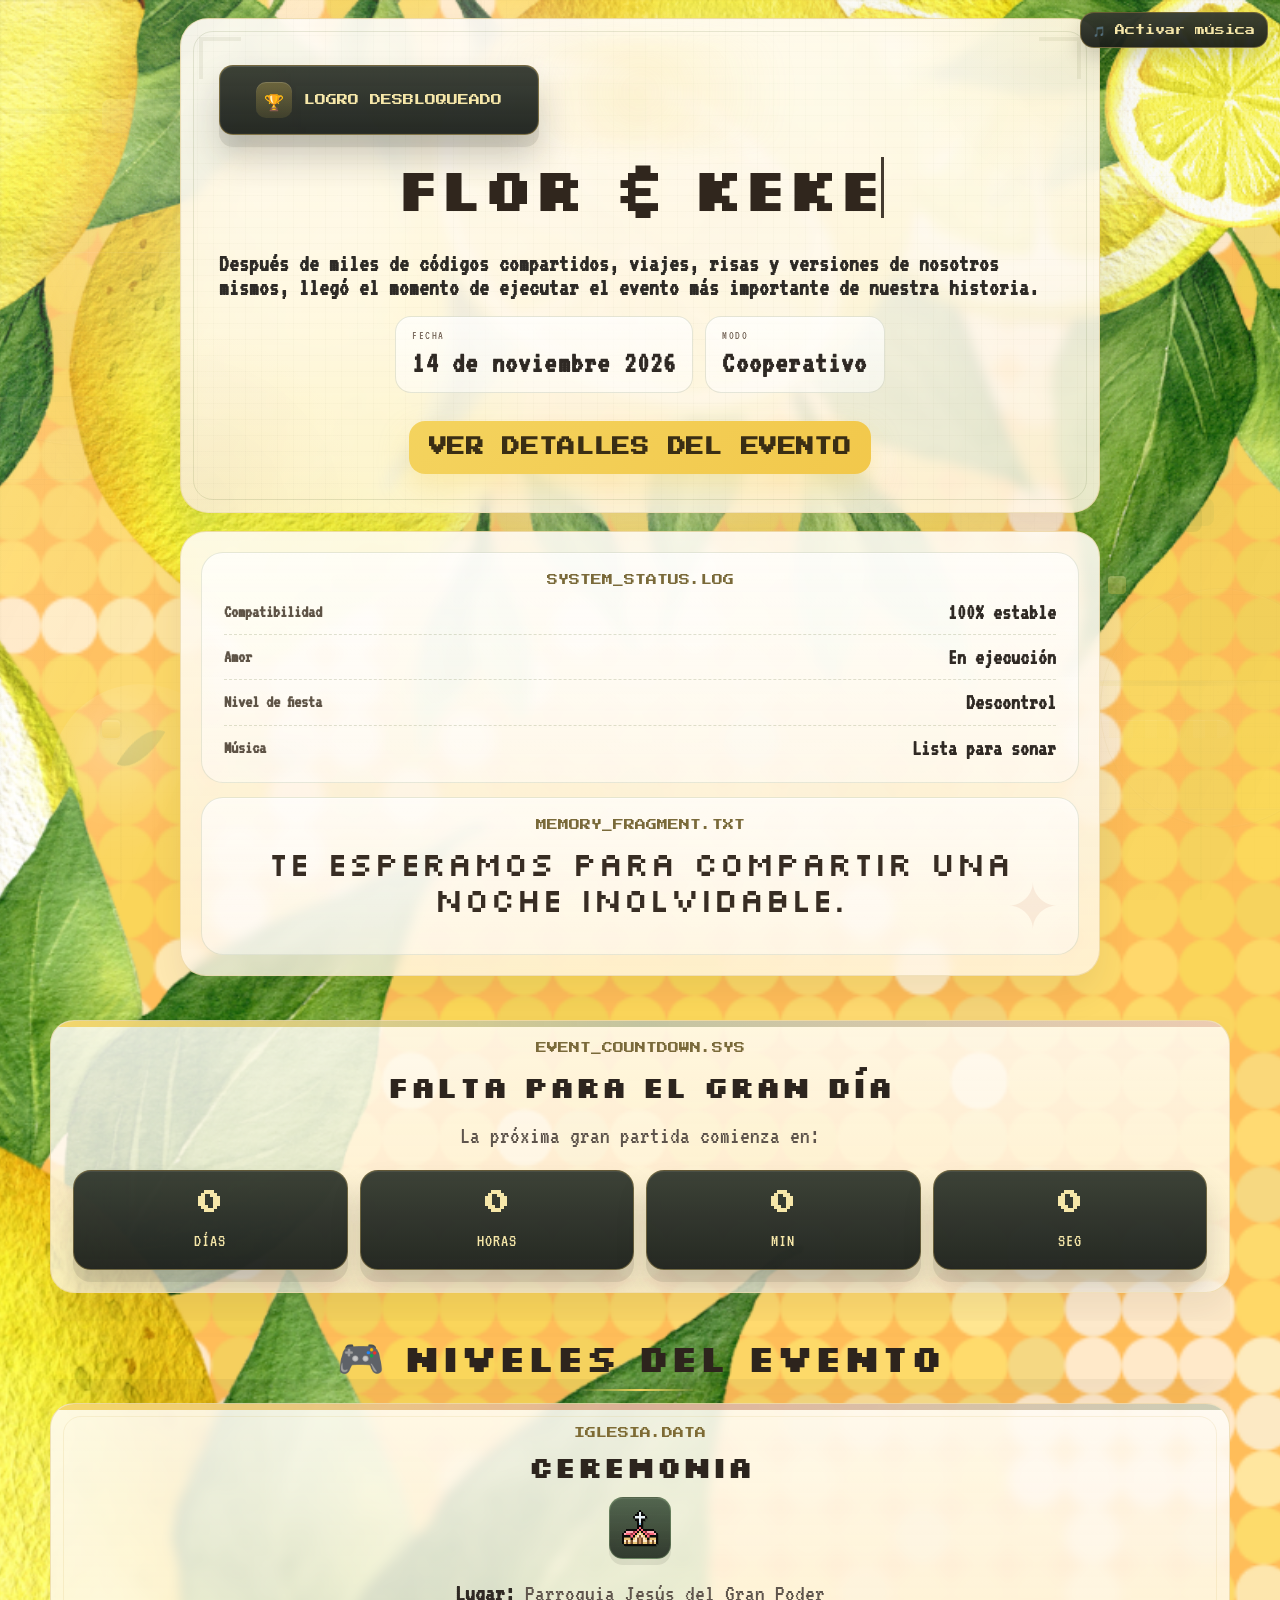
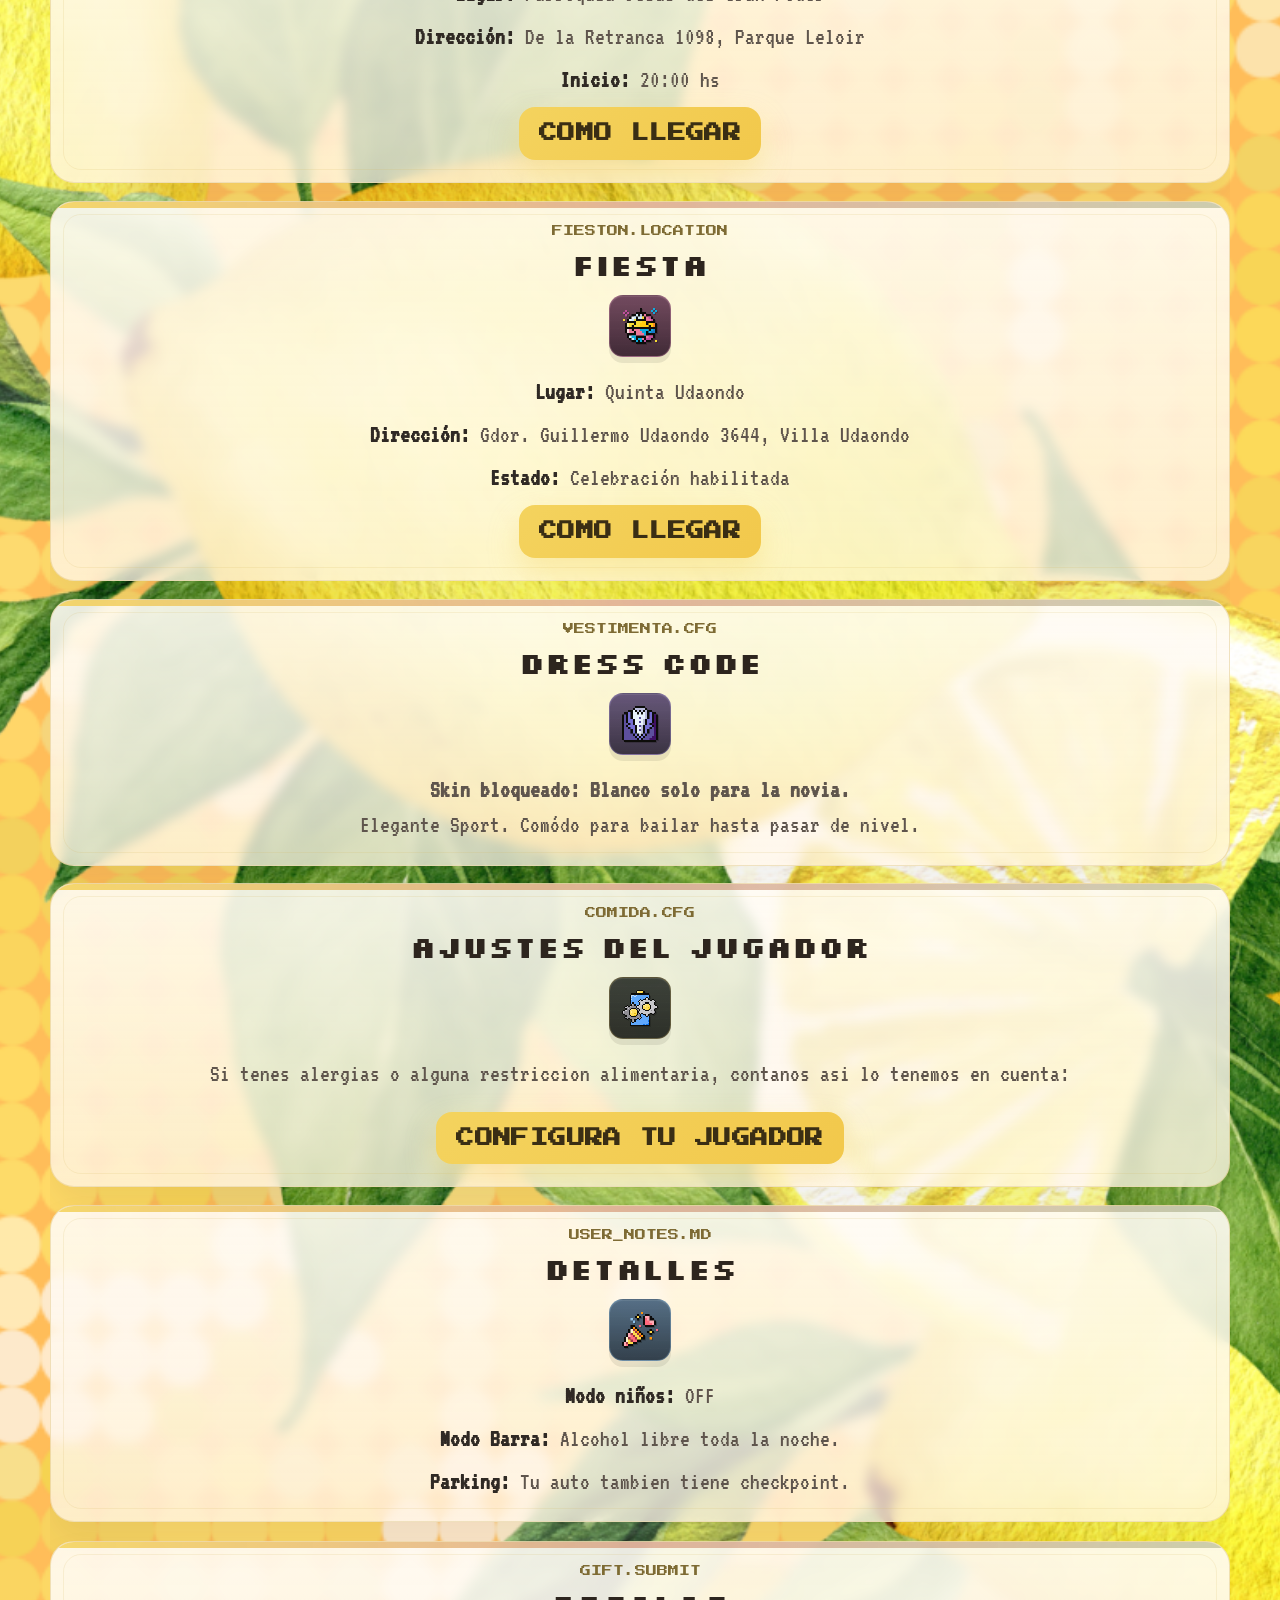
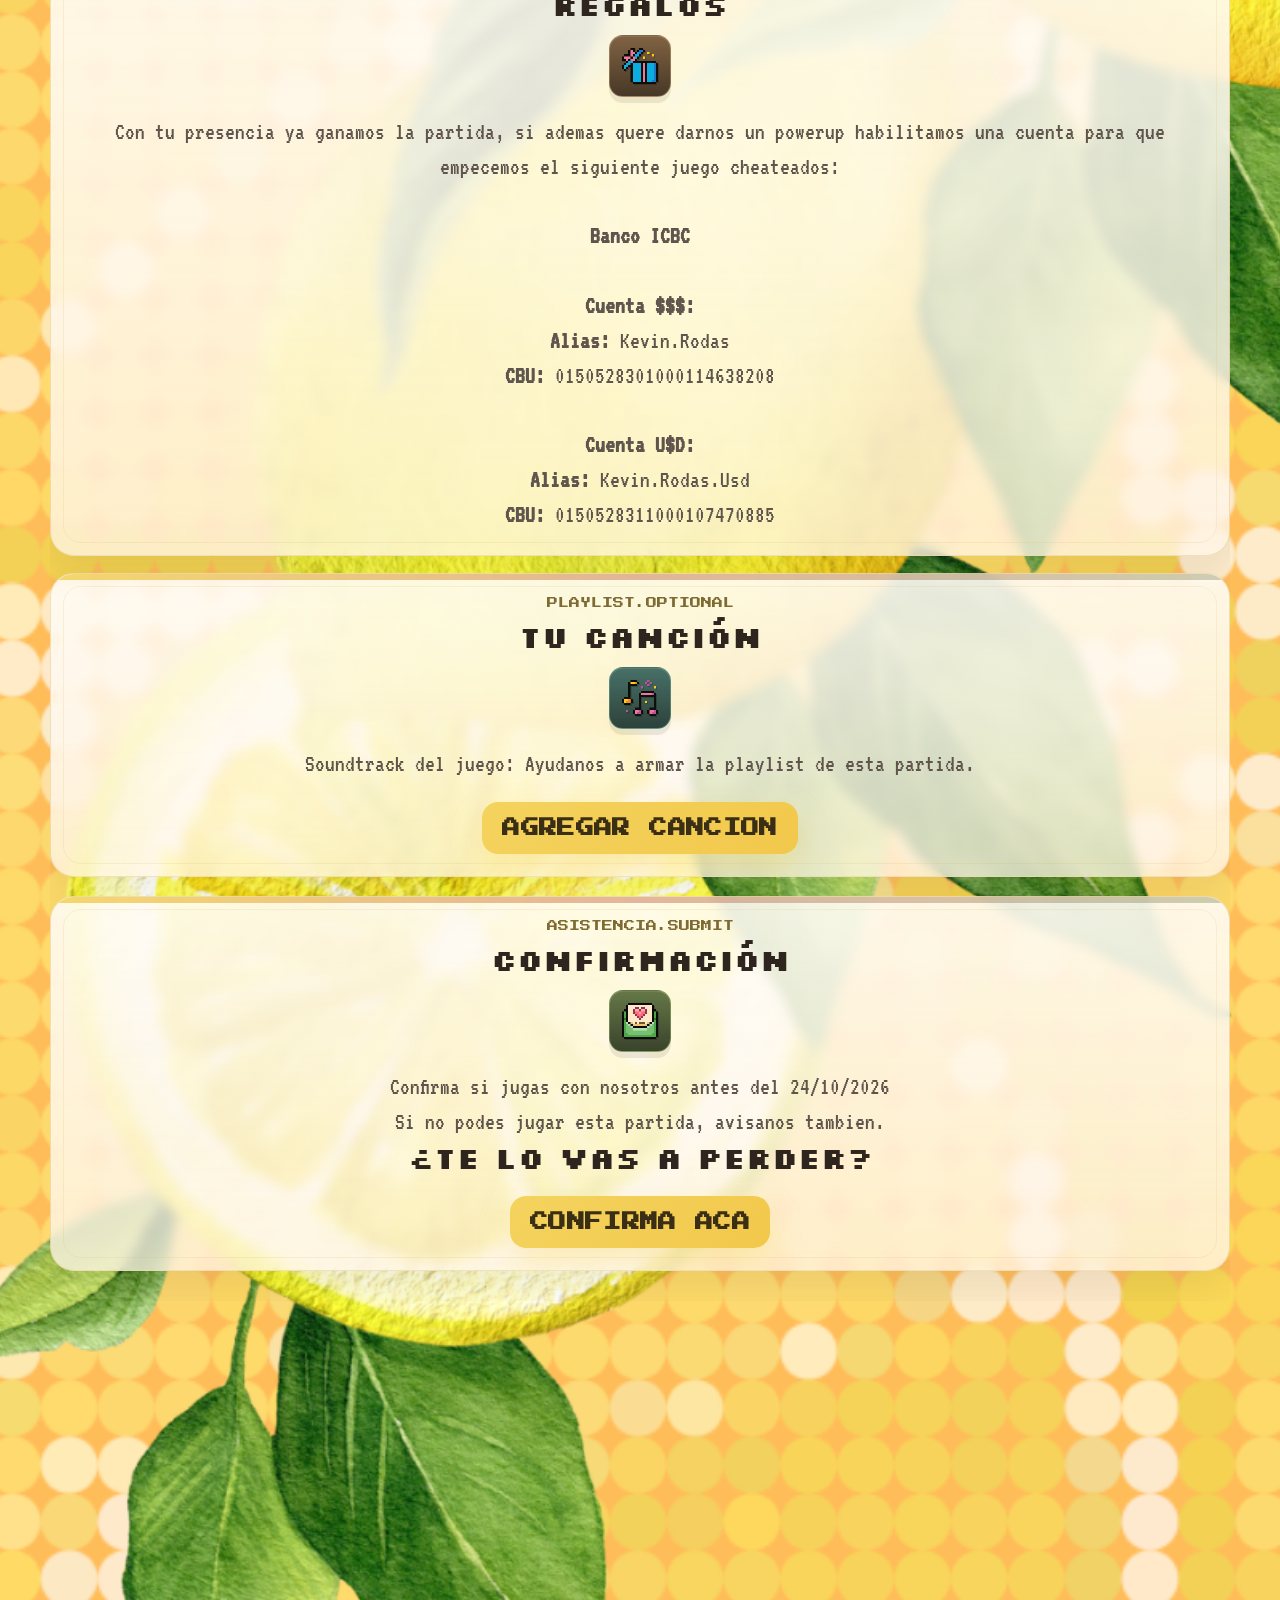
<file: invitacion-test.html>
<!DOCTYPE html>
<html lang="es">
<head>
  <meta charset="UTF-8" />
  <meta name="viewport" content="width=device-width, initial-scale=1.0" />
    <title>Flor &amp; Keke | 14.11.2026 | Test</title>
  <meta name="description" content="Flor &amp; Keke · 14.11.2026 ·" />
  <meta property="og:locale" content="es_AR" />
  <meta property="og:type" content="website" />
  <meta property="og:title" content="Flor &amp; Keke | 14.11.2026 | Test" />
  <meta property="og:description" content="Flor &amp; Keke · 14.11.2026 ·" />
  <meta property="og:url" content="https://boda-florykevin.vercel.app/invitacion-test.html" />
  <meta property="og:image:type" content="image/png" />
  <meta property="og:image:width" content="1200" />
  <meta property="og:image:height" content="630" />
  <meta property="og:image" content="https://boda-florykevin.vercel.app/iconos/social-preview.png" />
  <meta name="twitter:card" content="summary_large_image" />
  <meta name="twitter:title" content="Flor &amp; Keke | 14.11.2026 | Test" />
  <meta name="twitter:description" content="Flor &amp; Keke · 14.11.2026 ·" />
  <meta name="twitter:image" content="https://boda-florykevin.vercel.app/iconos/social-preview.png" />
  <link rel="icon" type="image/png" href="./iconos/favicon.png" />
  <link rel="canonical" href="https://boda-florykevin.vercel.app/invitacion-test.html" />
  <link rel="preconnect" href="https://fonts.googleapis.com">
  <link rel="preconnect" href="https://fonts.gstatic.com" crossorigin>
  <link href="https://fonts.googleapis.com/css2?family=Press+Start+2P&family=Silkscreen:wght@400;700&family=VT323&family=Inter:wght@300;400;500;600;700&display=swap" rel="stylesheet">
  <style>
    :root {
      --bg-dark: #171411;
      --amber: #f4d35e;
      --amber-soft: #ffe9a8;
      --cream: #fff8ed;
      --olive: #6d7b47;
      --ink: #2d2a26;
      --terracotta: #cb7b5b;
      --card-strong: rgba(255, 251, 244, 0.86);
      --shadow: 0 10px 40px rgba(34, 25, 15, 0.12);
      --shadow-soft: 0 20px 60px rgba(85, 61, 31, 0.10);
    }

    * { box-sizing: border-box; margin: 0; padding: 0; }
    html {
      scroll-behavior: smooth;
      min-height: 100%;
      overflow-x: hidden;
      overflow-y: auto;
      -webkit-text-size-adjust: 100%;
      text-size-adjust: 100%;
      background-color: #f5eddc;
    }
    body{
      font-family:'VT323', monospace;
      color:var(--ink);
      min-height:100%;
      background: transparent;
      overflow: hidden;
    }
    body::-webkit-scrollbar { display: none; }

    body::before {
      content: "";
      position: fixed;
      inset: 0;
      pointer-events: none;
      background:
        linear-gradient(115deg, rgba(255,255,255,0.32), transparent 36%),
        radial-gradient(circle at center, rgba(255,255,255,0.18), transparent 60%);
      mix-blend-mode: screen;
      opacity: 0.55;
      z-index: 0;
    }

    .texture {
      position: fixed;
      inset: 0;
      pointer-events: none;
      background-image:
        linear-gradient(rgba(80,76,62,0.035) 1px, transparent 1px),
        linear-gradient(90deg, rgba(80,76,62,0.03) 1px, transparent 1px),
        radial-gradient(rgba(244,211,94,0.06) 1px, transparent 1px);
      background-size: 22px 22px, 22px 22px, 44px 44px;
      background-position: 0 0, 0 0, 8px 10px;
      mask-image: linear-gradient(180deg, rgba(0,0,0,0.72), rgba(0,0,0,0.18));
      opacity: 0.72;
      z-index: 0;
    }

    .mediterranean-wash {
      position: fixed;
      inset: 0;
      pointer-events: none;
      z-index: 0;
      background:
        radial-gradient(circle at 18% 24%, rgba(255,255,255,0.30), transparent 18%),
        radial-gradient(circle at 82% 28%, rgba(255,255,255,0.22), transparent 16%),
        radial-gradient(circle at 50% 70%, rgba(255,255,255,0.14), transparent 20%),
        linear-gradient(115deg, rgba(244,211,94,0.06), transparent 28%, rgba(109,123,71,0.05) 62%, transparent 100%),
        repeating-linear-gradient(90deg, rgba(109,123,71,0.018) 0 2px, transparent 2px 120px);
      opacity: 0.9;
    }

    .floating-lemon, .floating-leaf, .floating-pearl, .floating-ring,
    .pixel-star, .ui-panel-bg, .pixel-coin, .pixel-cloud,
    .pixel-path, .pixel-bush, .pixel-ui-node {
      position: fixed;
      pointer-events: none;
      z-index: 0;
      filter: blur(0.2px);
    }

    .floating-lemon {
      font-family: 'Press Start 2P', monospace;
      font-size: clamp(18px, 2.3vw, 30px);
      opacity: 0.22;
      animation: floatY 8s ease-in-out infinite;
      image-rendering: pixelated;
      text-shadow:
        2px 0 0 rgba(244,211,94,0.22),
        -2px 0 0 rgba(244,211,94,0.18),
        0 2px 0 rgba(109,123,71,0.12),
        0 -2px 0 rgba(255,255,255,0.08);
    }

    .floating-leaf {
      width: 26px;
      height: 52px;
      border-radius: 100% 0 100% 0;
      background: linear-gradient(180deg, #91a564, #65783d);
      transform: rotate(30deg);
      opacity: 0.26;
      animation: drift 10s ease-in-out infinite;
    }

    .floating-pearl {
      width: 180px;
      height: 180px;
      border-radius: 50%;
      background: radial-gradient(circle at 35% 35%, rgba(255,255,255,0.85), rgba(255,255,255,0.18) 45%, transparent 70%);
      opacity: 0.28;
      animation: pulseOrb 11s ease-in-out infinite;
    }

    .floating-ring {
      border-radius: 50%;
      border: 1px solid rgba(212,177,92,0.16);
      box-shadow: inset 0 0 0 1px rgba(255,255,255,0.06);
      opacity: 0.50;
      animation: slowSpin 24s linear infinite;
    }

    .pixel-star {
      font-family: 'Press Start 2P', monospace;
      font-size: clamp(10px, 1vw, 14px);
      color: rgba(244,211,94,0.42);
      text-shadow: 0 0 10px rgba(244,211,94,0.12);
      animation: twinklePixel 5s ease-in-out infinite;
    }

    .pixel-coin {
      width: 18px;
      height: 18px;
      border-radius: 4px;
      background: linear-gradient(180deg, rgba(255,229,132,0.92), rgba(234,189,62,0.84));
      box-shadow:
        0 0 0 2px rgba(124,93,20,0.08),
        inset 0 2px 0 rgba(255,255,255,0.22),
        0 0 14px rgba(244,211,94,0.18);
      opacity: 0.34;
      animation: coinFloat 7s ease-in-out infinite;
    }

    .ui-panel-bg {
      border: 1px solid rgba(109,123,71,0.10);
      background: linear-gradient(180deg, rgba(255,255,255,0.08), rgba(255,255,255,0.02));
      box-shadow: inset 0 0 0 1px rgba(255,255,255,0.04);
      border-radius: 18px;
      opacity: 0.36;
      overflow: hidden;
    }

    .ui-panel-bg::before {
      content: '';
      position: absolute;
      inset: 0;
      background:
        linear-gradient(rgba(109,123,71,0.03) 1px, transparent 1px),
        linear-gradient(90deg, rgba(109,123,71,0.03) 1px, transparent 1px);
      background-size: 14px 14px, 14px 14px;
    }

    .ui-panel-bg::after {
      content: '';
      position: absolute;
      top: 0;
      left: 0;
      width: 100%;
      height: 5px;
      background: linear-gradient(90deg, rgba(244,211,94,0.36), rgba(109,123,71,0.18), transparent 80%);
    }

    .pixel-cloud {
      width: 118px;
      height: 34px;
      background: linear-gradient(180deg, rgba(255,255,255,0.34), rgba(255,255,255,0.12));
      border-radius: 8px;
      opacity: 0.34;
      box-shadow:
        26px -10px 0 0 rgba(255,255,255,0.24),
        52px 0 0 0 rgba(255,255,255,0.28),
        78px -8px 0 0 rgba(255,255,255,0.18);
      animation: cloudMove 16s ease-in-out infinite;
    }

    .pixel-path {
      height: 18px;
      border-radius: 999px;
      background: repeating-linear-gradient(90deg, rgba(244,211,94,0.18) 0 12px, rgba(255,243,204,0.10) 12px 24px);
      box-shadow: inset 0 1px 0 rgba(255,255,255,0.18);
      opacity: 0.32;
      animation: pathPulse 6s ease-in-out infinite;
    }

    .pixel-bush {
      width: 46px;
      height: 28px;
      border-radius: 8px;
      background: linear-gradient(180deg, rgba(133,160,88,0.58), rgba(90,118,56,0.48));
      box-shadow:
        12px -8px 0 0 rgba(133,160,88,0.42),
        24px 0 0 0 rgba(100,130,60,0.42),
        36px -6px 0 0 rgba(133,160,88,0.34);
      opacity: 0.28;
      animation: bushFloat 8s ease-in-out infinite;
    }

    .pixel-ui-node {
      width: 12px;
      height: 12px;
      border-radius: 3px;
      background: linear-gradient(180deg, rgba(244,211,94,0.55), rgba(202,161,52,0.44));
      box-shadow: 0 0 10px rgba(244,211,94,0.14);
      opacity: 0.34;
      animation: nodeBlink 4.8s ease-in-out infinite;
    }

    .lemon-1 { top: 12%; left: 5%; }
    .lemon-2 { top: 72%; right: 7%; animation-delay: -2s; }
    .lemon-3 { top: 38%; right: 12%; animation-delay: -4s; }
    .leaf-1 { top: 18%; right: 20%; }
    .leaf-2 { bottom: 14%; left: 10%; animation-delay: -3s; }
    .pearl-1 { top: 10%; right: 8%; }
    .pearl-2 { bottom: 4%; left: 4%; animation-delay: -5s; }
    .ring-1 { width: 320px; height: 320px; top: 14%; left: -80px; }
    .ring-2 { width: 240px; height: 240px; bottom: 8%; right: -60px; animation-direction: reverse; }
    .star-1 { top: 14%; left: 22%; }
    .star-2 { top: 32%; right: 16%; animation-delay: -2s; }
    .star-3 { bottom: 20%; left: 18%; animation-delay: -1s; }
    .star-4 { top: 58%; right: 26%; animation-delay: -3s; }
    .coin-1 { top: 22%; right: 9%; }
    .coin-2 { bottom: 18%; left: 8%; animation-delay: -2s; }
    .coin-3 { top: 64%; right: 12%; animation-delay: -4s; }
    .panel-1 { top: 12%; left: -20px; width: 180px; height: 110px; }
    .panel-2 { bottom: 10%; right: -16px; width: 210px; height: 130px; }
    .panel-3 { top: 44%; left: -30px; width: 140px; height: 84px; }
    .cloud-1 { top: 11%; left: 8%; }
    .cloud-2 { top: 19%; right: 14%; animation-delay: -6s; }
    .path-1 { top: 28%; left: 4%; width: 220px; }
    .path-2 { bottom: 18%; right: 4%; width: 240px; animation-delay: -2s; }
    .bush-1 { bottom: 14%; left: 18%; }
    .bush-2 { top: 56%; right: 8%; animation-delay: -3s; }
    .node-1 { top: 36%; left: 14%; }
    .node-2 { top: 42%; right: 18%; animation-delay: -1s; }
    .node-3 { bottom: 24%; left: 28%; animation-delay: -2.5s; }
    .node-4 { bottom: 30%; right: 22%; animation-delay: -3.2s; }

    @keyframes floatY { 0%,100% { transform: translateY(0) rotate(-2deg);} 50% { transform: translateY(-16px) rotate(3deg);} }
    @keyframes drift { 0%,100% { transform: translateY(0) rotate(30deg);} 50% { transform: translateY(-14px) rotate(22deg);} }
    @keyframes pulseOrb { 0%,100% { transform: scale(1) translateY(0); opacity: 0.2;} 50% { transform: scale(1.08) translateY(-12px); opacity: 0.32;} }
    @keyframes slowSpin { from { transform: rotate(0deg);} to { transform: rotate(360deg);} }
    @keyframes twinklePixel { 0%,100% { opacity: 0.18; transform: translateY(0) scale(1);} 50% { opacity: 0.46; transform: translateY(-4px) scale(1.08);} }
    @keyframes coinFloat { 0%,100% { transform: translateY(0) rotate(0deg); opacity: 0.24;} 50% { transform: translateY(-10px) rotate(8deg); opacity: 0.42;} }
    @keyframes cloudMove { 0%,100% { transform: translateX(0) translateY(0); opacity: 0.18;} 50% { transform: translateX(12px) translateY(-6px); opacity: 0.34;} }
    @keyframes pathPulse { 0%,100% { opacity: 0.20; transform: scaleX(1);} 50% { opacity: 0.36; transform: scaleX(1.03);} }
    @keyframes bushFloat { 0%,100% { transform: translateY(0); opacity: 0.22;} 50% { transform: translateY(-5px); opacity: 0.30;} }
    @keyframes nodeBlink { 0%,100% { opacity: 0.18; transform: scale(1);} 50% { opacity: 0.42; transform: scale(1.2);} }

    .wrap { position: relative; z-index: 1; width: min(1180px, calc(100% - 32px)); margin: 0 auto; }

    .hero {
      min-height: auto;
      display: grid;
      align-items: start;
      padding: 18px 0 40px;
      position: relative;
    }

    .hero::before {
      content: "";
      position: absolute;
      inset: 0 3% auto;
      height: 52%;
      background: radial-gradient(circle at center, rgba(255,236,168,0.72), rgba(255,248,237,0.14) 55%, transparent 72%);
      filter: blur(18px);
      z-index: 0;
      pointer-events: none;
    }

    .hero::after {
      content: "";
      position: absolute;
      inset: 0;
      background:
        radial-gradient(circle at 50% 10%, rgba(244,211,94,0.14), transparent 16%),
        radial-gradient(circle at 12% 34%, rgba(203,123,91,0.07), transparent 16%),
        radial-gradient(circle at 88% 38%, rgba(109,123,71,0.08), transparent 16%);
      pointer-events: none;
      z-index: 0;
    }

    .hero-panel {
      display: grid;
      grid-template-columns: 1fr;
      gap: 18px;
      align-items: stretch;
      position: relative;
      z-index: 1;
      max-width: 920px;
      margin: 0 auto;
    }

    .glass-card {
      background: linear-gradient(180deg, rgba(255, 251, 244, 0.94), rgba(255, 247, 233, 0.84));
      border: 1px solid rgba(212, 177, 92, 0.35);
      box-shadow: var(--shadow), inset 0 1px 0 rgba(255,255,255,0.42);
    }

    @supports ((backdrop-filter: blur(6px)) or (-webkit-backdrop-filter: blur(6px))) {
      .glass-card {
        background: linear-gradient(180deg, var(--card-strong), rgba(255, 247, 233, 0.76));
        backdrop-filter: blur(6px);
        -webkit-backdrop-filter: blur(6px);
      }
    }

    .hero-main {
      border-radius: 28px;
      padding: clamp(22px, 3vw, 38px);
      position: relative;
      overflow: hidden;
      background: linear-gradient(180deg, rgba(255,251,244,0.94), rgba(255,246,231,0.82));
      box-shadow: 0 26px 46px rgba(64,54,32,0.10), inset 0 0 0 1px rgba(255,255,255,0.34);
    }

    .hero-main::before {
      content: "";
      position: absolute;
      inset: 0;
      background:
        linear-gradient(rgba(109,123,71,0.025) 1px, transparent 1px),
        linear-gradient(90deg, rgba(109,123,71,0.025) 1px, transparent 1px),
        radial-gradient(circle at top right, rgba(244,211,94,0.16), transparent 20%),
        radial-gradient(circle at bottom left, rgba(203,123,91,0.08), transparent 18%);
      background-size: 16px 16px, 16px 16px, auto, auto;
      background-position: 0 0, 0 0, 100% 0, 0 100%;
      pointer-events: none;
    }

    .hero-main::after {
      content: "";
      position: absolute;
      inset: 12px;
      border: 1px solid rgba(109, 123, 71, 0.16);
      border-radius: 20px;
      pointer-events: none;
    }

    .hero-main .pixel-corner {
      position: absolute;
      width: 42px;
      height: 42px;
      border-top: 4px solid rgba(109,123,71,0.18);
      border-left: 4px solid rgba(109,123,71,0.18);
      top: 18px;
      left: 18px;
      opacity: 0.55;
    }

    .hero-main .pixel-corner.corner-r {
      left: auto;
      right: 18px;
      border-left: none;
      border-right: 4px solid rgba(109,123,71,0.18);
    }

    .hero-main .achievement-glow {
      position: absolute;
      top: 18px;
      left: 50%;
      transform: translateX(-50%);
      width: 420px;
      height: 110px;
      background: radial-gradient(circle at center, rgba(244,211,94,0.18), rgba(244,211,94,0.04) 48%, transparent 70%);
      pointer-events: none;
      z-index: 0;
      filter: blur(10px);
    }

    .hero-ornament {
      position: absolute;
      right: 24px;
      bottom: 22px;
      font-family: 'Press Start 2P', monospace;
      font-size: clamp(28px, 3vw, 42px);
      opacity: 0.12;
      pointer-events: none;
      letter-spacing: 2px;
    }

    .terminal-tag {
      display: inline-flex;
      align-items: center;
      justify-content: center;
      gap: 12px;
      padding: 16px 24px;
      border-radius: 14px;
      border: 1px solid rgba(212,177,92,0.45);
      background:
        linear-gradient(180deg, rgba(52,58,48,0.96), rgba(24,28,24,0.94)),
        linear-gradient(90deg, rgba(244,211,94,0.10), transparent 40%);
      font-family: 'Press Start 2P', monospace;
      font-size: 11px;
      color: #f6e7a9;
      margin: 8px auto 22px;
      box-shadow:
        0 12px 0 rgba(42,45,37,0.10),
        0 22px 36px rgba(24, 25, 20, 0.22),
        inset 0 1px 0 rgba(255,255,255,0.10),
        inset 0 0 0 1px rgba(255,255,255,0.03);
      position: relative;
      min-width: 320px;
      overflow: visible;
    }

    .terminal-tag::before {
      content: '🏆';
      width: 36px;
      height: 36px;
      border-radius: 10px;
      display: inline-flex;
      align-items: center;
      justify-content: center;
      font-size: 16px;
      line-height: 1;
      background: linear-gradient(180deg, rgba(244,211,94,0.28), rgba(244,211,94,0.10));
      box-shadow: inset 0 1px 0 rgba(255,255,255,0.14);
      filter: saturate(1.05);
    }

    .hero h1 {
      font-family: 'Silkscreen', monospace;
      font-weight: 700;
      font-size: clamp(36px, 5.6vw, 60px);
      line-height: 1.02;
      color: #30261d;
      letter-spacing: -0.03em;
      margin-bottom: 18px;
      text-wrap: balance;
      text-align: center;
      position: relative;
      z-index: 1;
    }

    .hero h1.typewriter-title {
      text-wrap: nowrap;
      white-space: nowrap;
      overflow: hidden;
      width: 0;
      max-width: fit-content;
      margin-left: auto;
      margin-right: auto;
      border-right: 3px solid rgba(48, 38, 29, 0.9);
      animation: florKekeTyping 2.2s steps(11, end) 0.35s forwards, florKekeCursor 0.9s step-end 0.35s 6;
    }

    @keyframes florKekeTyping {
      from { width: 0; }
      to { width: 11ch; }
    }

    @keyframes florKekeCursor {
      50% { border-right-color: transparent; }
    }

    .hero-subtitle {
      font-family: 'VT323', monospace;
      font-size: clamp(28px, 3vw, 40px);
      color: #62564d;
      max-width: 640px;
      line-height: 1.55;
      margin: 0 auto 26px;
      text-align: center;
      position: relative;
      z-index: 1;
    }

    .hero-data {
      display: flex;
      flex-wrap: wrap;
      gap: 12px;
      margin-bottom: 28px;
      justify-content: center;
      position: relative;
      z-index: 1;
    }

    .hero-pill {
      padding: 12px 16px;
      border-radius: 16px;
      background: linear-gradient(180deg, rgba(255,255,255,0.74), rgba(255,255,255,0.50));
      border: 1px solid rgba(109,123,71,0.18);
      min-width: 150px;
      box-shadow: inset 0 1px 0 rgba(255,255,255,0.4);
    }

    .hero-pill span { display: block; font-size: 12px; text-transform: uppercase; letter-spacing: 0.12em; color: #7b6c5f; margin-bottom: 6px; }
    .hero-pill strong { font-family: 'VT323', monospace; font-size: 30px; line-height: 1.1; letter-spacing: 0.04em; color: #2f2924; }

    .hero-actions {
      display: flex;
      flex-wrap: wrap;
      gap: 14px;
      margin-top: 10px;
      justify-content: center;
      position: relative;
      z-index: 1;
    }

    .btn {
      font-family: 'Press Start 2P', monospace;
      appearance: none;
      border: none;
      text-decoration: none;
      cursor: pointer;
      border-radius: 16px;
      padding: 15px 20px;
      font-weight: 600;
      font-size: 18px;
      letter-spacing: 0.02em;
      transition: transform 0.25s ease, box-shadow 0.25s ease, background 0.25s ease, border-color 0.25s ease;
      display: inline-flex;
      align-items: center;
      justify-content: center;
      gap: 10px;
      text-align: center;
      white-space: normal;
      line-height: 1.25;
    }

    .btn:hover { transform: translateY(-2px); }
    .btn-primary { background: linear-gradient(135deg, var(--amber), #f2c84b); color: #3a2e14; box-shadow: 0 14px 30px rgba(244, 211, 94, 0.35); }
    .btn-secondary { background: rgba(255,255,255,0.55); color: #40352d; border: 1px solid rgba(109,123,71,0.22); }
    .btn-secondary:hover { background: rgba(255,255,255,0.78); border-color: rgba(109,123,71,0.30); }

    .hero-side {
      border-radius: 26px;
      padding: 20px;
      display: grid;
      gap: 14px;
      background: linear-gradient(180deg, rgba(255,251,244,0.90), rgba(255,245,230,0.80));
      box-shadow: 0 22px 42px rgba(64,54,32,0.08), inset 0 0 0 1px rgba(255,255,255,0.30);
      max-width: 920px;
      margin: 0 auto;
    }

    .status-card, .quote-card {
      border-radius: 22px;
      background: linear-gradient(180deg, rgba(255,255,255,0.70), rgba(255,255,255,0.46));
      border: 1px solid rgba(109,123,71,0.16);
      padding: 22px;
      box-shadow: inset 0 1px 0 rgba(255,255,255,0.42);
      text-align: center;
    }

    .mini-label { font-family: 'Press Start 2P', monospace; font-size: 11px; color: #7a6a3a; margin-bottom: 14px; display: block; }
    .status-grid { display: grid; gap: 10px; }
    .status-row { display: flex; justify-content: space-between; align-items: center; padding-bottom: 10px; border-bottom: 1px dashed rgba(109,123,71,0.22); gap: 12px; }
    .status-row:last-child { padding-bottom: 0; border-bottom: none; }
    .status-row strong { font-size: 18px; color: #5e5346; }
    .status-row span { font-weight: 700; color: #2f2924; text-align: right; font-size: 22px; line-height: 1.1; }

    .quote-card { display: flex; flex-direction: column; justify-content: center; min-height: 100%; position: relative; overflow: hidden; }
    .quote-card::after { content: "✦"; position: absolute; right: 18px; bottom: 10px; font-size: 64px; color: rgba(203,123,91,0.12); pointer-events: none; }
    .quote-card p { font-family: 'Silkscreen', monospace; font-size: clamp(24px, 3.4vw, 34px); line-height: 1.08; color: #382d23; margin-bottom: 14px; }
    .quote-card small { color: #776b61; font-size: 18px; line-height: 1.3; }

    .section { padding: 16px 0 30px; }
    .section,
    .countdown-section,
    .footer-note {
      content-visibility: auto;
      contain-intrinsic-size: 1px 900px;
    }
    .section-head {
      display: flex;
      flex-direction: column;
      align-items: center;
      justify-content: center;
      gap: 14px;
      margin-bottom: 24px;
      position: relative;
      text-align: center;
    }
    .section-head::after {
      content: "";
      position: absolute;
      left: 50%;
      transform: translateX(-50%);
      bottom: -12px;
      width: 120px;
      height: 2px;
      background: linear-gradient(90deg, transparent, var(--amber), transparent);
      border-radius: 999px;
    }
    .section-head h2 { font-family: 'Silkscreen', monospace; font-size: clamp(26px, 3.4vw, 38px); line-height: 1.1; color: #2d241d; text-align: center; }

    .section-head h2,
    .card-code,
    .mini-label,
    .terminal-tag,
    .btn {
      text-transform: uppercase;
    }

    .section-head p { max-width: 680px; color: #6f655d; line-height: 1.45; font-size: 24px; text-align: center; }

    .cards-grid { display: grid; grid-template-columns: 1fr; gap: 18px; }

    .info-card {
      border-radius: 24px;
      padding: 22px;
      position: relative;
      overflow: hidden;
      opacity: 0;
      transform: translate3d(var(--reveal-x, 0), var(--reveal-y, 18px), 0) scale(var(--reveal-scale, 1));
      filter: blur(var(--reveal-blur, 0px));
      transition:
        opacity 0.62s cubic-bezier(0.2, 0.7, 0.2, 1),
        transform 0.62s cubic-bezier(0.2, 0.7, 0.2, 1),
        filter 0.62s cubic-bezier(0.2, 0.7, 0.2, 1),
        box-shadow 0.3s ease,
        border-color 0.3s ease;
      transition-delay: var(--reveal-delay, 0ms);
      background: linear-gradient(180deg, rgba(255,251,244,0.90), rgba(255,245,232,0.76));
      box-shadow: 0 18px 34px rgba(64,54,32,0.08), inset 0 0 0 1px rgba(255,255,255,0.26);
      will-change: transform, opacity, filter;
    }

    .info-card:hover { box-shadow: var(--shadow-soft); border-color: rgba(212,177,92,0.5); }
    .info-card.visible {
      opacity: 1;
      transform: translate3d(0, 0, 0) scale(1);
      filter: blur(0);
      animation: revealBloom 1.15s ease both;
    }
    .info-card::before { content: ""; position: absolute; top: 0; left: 0; width: 100%; height: 6px; background: linear-gradient(90deg, var(--amber), rgba(203,123,91,0.6), rgba(109,123,71,0.38)); opacity: 0.9; }
    .info-card::after { content: ""; position: absolute; inset: 12px; border-radius: 18px; border: 1px solid rgba(212,177,92,0.16); pointer-events: none; }
    .cards-grid .info-card:nth-child(odd) { --reveal-x: -32px; --reveal-y: 26px; }
    .cards-grid .info-card:nth-child(even) { --reveal-x: 32px; --reveal-y: 26px; }
    .cards-grid .info-card:nth-child(3n) { --reveal-scale: 0.94; --reveal-blur: 6px; }

    .card-top {
      display: flex;
      flex-direction: column;
      justify-content: center;
      align-items: center;
      gap: 12px;
      margin-bottom: 18px;
      text-align: center;
    }
    .card-code { font-family: 'Press Start 2P', monospace; font-size: 11px; color: #7e6b34; display: inline-block; margin-bottom: 10px; text-align: center; }
    .info-card h3 { font-family: 'Silkscreen', monospace; font-size: clamp(22px, 2.4vw, 30px); color: #2d251e; line-height: 1.2; text-align: center; }

    .card-icon {
      font-size: 24px;
      opacity: 0.95;
      background: linear-gradient(180deg, rgba(58,64,54,0.94), rgba(32,36,31,0.92));
      color: #f6e7a9;
      border: 1px solid rgba(212,177,92,0.24);
      width: 52px;
      height: 52px;
      display: flex;
      align-items: center;
      justify-content: center;
      border-radius: 12px;
      box-shadow: inset 0 1px 0 rgba(255,255,255,0.08);
    }

    .info-card p, .info-card li { color: #5f554d; line-height: 1.45; font-size: 24px; text-align: center; }
    .info-card ul { list-style: none; display: grid; gap: 8px; justify-items: center; }
    .info-card li strong { color: #2f2924; }

    .footer-note { padding: 48px 0 76px; text-align: center; color: #000000; position: relative; font-size: 40px; }
    .footer-note::before { content: ""; display: block; width: 140px; height: 1px; background: linear-gradient(90deg, transparent, rgba(212,177,92,0.8), transparent); margin: 0 auto 18px; }
    .footer-note p:first-child { font-family: 'Silkscreen', monospace; font-size: clamp(24px, 4vw, 34px); color: #2f261f; margin-bottom: 10px; }
    .rounded-badge {
      display: inline-block;
      max-width: min(92vw, 760px);
      padding: 14px 24px;
      border-radius: 18px;
      background: rgba(255, 248, 235, 0.55);
      border: 1px solid rgba(212, 177, 92, 0.20);
      box-shadow: 0 4px 12px rgba(0, 0, 0, 0.04);
      color: #1f1f1f;
      text-align: center;
      line-height: 1.3;
      backdrop-filter: blur(2px);
      -webkit-backdrop-filter: blur(2px);
    }
    .rounded-badge p { margin: 0; }
    .rounded-badge p + p { margin-top: 8px; }
    .rounded-badge .footer-sign {
      font-family: 'Silkscreen', monospace;
      font-size: clamp(18px, 3.4vw, 26px);
      color: #111;
    }

    .reveal,
    .countdown-section,
    .footer-note {
      opacity: 0;
      transform: translate3d(var(--reveal-x, 0), var(--reveal-y, 24px), 0) scale(var(--reveal-scale, 1));
      filter: blur(var(--reveal-blur, 0px));
      transition:
        opacity 0.68s cubic-bezier(0.2, 0.7, 0.2, 1),
        transform 0.68s cubic-bezier(0.2, 0.7, 0.2, 1),
        filter 0.68s cubic-bezier(0.2, 0.7, 0.2, 1);
      transition-delay: var(--reveal-delay, 0ms);
      will-change: transform, opacity, filter;
    }

    .reveal.visible,
    .countdown-section.visible,
    .footer-note.visible {
      opacity: 1;
      transform: translate3d(0, 0, 0) scale(1);
      filter: blur(0);
    }

    .reveal-lift { --reveal-y: 34px; }
    .reveal-left { --reveal-x: -42px; --reveal-y: 12px; }
    .reveal-right { --reveal-x: 42px; --reveal-y: 12px; }
    .reveal-zoom { --reveal-y: 20px; --reveal-scale: 0.94; --reveal-blur: 8px; }
    .reveal-soft { --reveal-y: 18px; --reveal-scale: 0.985; }

    .hero-main,
    .hero-side,
    .countdown-card,
    .section-head,
    .rounded-badge {
      isolation: isolate;
    }

    .hero-main.visible,
    .hero-side.visible,
    .countdown-section.visible .countdown-card,
    .section-head.visible,
    .footer-note.visible .rounded-badge {
      animation: revealBloom 1.15s ease both;
    }

    .hero-pill,
    .status-row,
    .quote-card p,
    .quote-card small,
    .count-box,
    .section-head h2,
    .section-head p,
    .info-card .card-top,
    .info-card p,
    .info-card ul,
    .info-card .hero-actions,
    .rounded-badge p {
      opacity: 0;
      transform: translateY(12px);
      transition:
        opacity 0.42s ease,
        transform 0.42s cubic-bezier(0.2, 0.7, 0.2, 1);
    }

    .hero-main.visible .hero-pill,
    .hero-side.visible .status-row,
    .hero-side.visible .quote-card p,
    .hero-side.visible .quote-card small,
    .countdown-section.visible .count-box,
    .section-head.visible h2,
    .section-head.visible p,
    .info-card.visible .card-top,
    .info-card.visible p,
    .info-card.visible ul,
    .info-card.visible .hero-actions,
    .footer-note.visible .rounded-badge p {
      opacity: 1;
      transform: translateY(0);
    }

    .hero-main.visible .hero-pill:nth-child(1),
    .hero-side.visible .status-row:nth-child(1),
    .countdown-section.visible .count-box:nth-child(1),
    .section-head.visible h2,
    .info-card.visible .card-top,
    .footer-note.visible .rounded-badge p:nth-child(1) { transition-delay: 40ms; }

    .hero-main.visible .hero-pill:nth-child(2),
    .hero-side.visible .status-row:nth-child(2),
    .countdown-section.visible .count-box:nth-child(2),
    .section-head.visible p,
    .info-card.visible p:first-of-type,
    .info-card.visible ul,
    .footer-note.visible .rounded-badge p:nth-child(2) { transition-delay: 90ms; }

    .hero-side.visible .status-row:nth-child(3),
    .countdown-section.visible .count-box:nth-child(3),
    .info-card.visible p + p,
    .info-card.visible .hero-actions { transition-delay: 140ms; }

    .hero-side.visible .status-row:nth-child(4),
    .countdown-section.visible .count-box:nth-child(4) { transition-delay: 190ms; }

    @keyframes revealBloom {
      0% {
        box-shadow: 0 0 0 rgba(244,211,94,0), 0 18px 34px rgba(64,54,32,0.04);
      }
      45% {
        box-shadow: 0 0 0 1px rgba(244,211,94,0.18), 0 0 42px rgba(244,211,94,0.10), 0 18px 34px rgba(64,54,32,0.08);
      }
      100% {
        box-shadow: 0 18px 34px rgba(64,54,32,0.08);
      }
    }

    @media (prefers-reduced-motion: reduce) {
      .reveal,
      .countdown-section,
      .footer-note,
      .info-card,
      .hero-pill,
      .status-row,
      .quote-card p,
      .quote-card small,
      .count-box,
      .section-head h2,
      .section-head p,
      .info-card .card-top,
      .info-card p,
      .info-card ul,
      .info-card .hero-actions,
      .rounded-badge p {
        opacity: 1 !important;
        transform: none !important;
        filter: none !important;
        transition: none !important;
        animation: none !important;
      }
    }

    @media (max-width: 920px) {
      .hero-panel, .cards-grid { grid-template-columns: 1fr; }
      .hero { min-height: auto; padding-top: 18px; }
      .timeline-item { grid-template-columns: 1fr; }
    }

    @media (max-width: 920px) {
      .glass-card {
        backdrop-filter: none !important;
        -webkit-backdrop-filter: none !important;
      }
    }

    @media (max-width: 640px) {
      .wrap { width: min(100% - 20px, 1180px); }
      .hero-main, .hero-side, .info-card, .full-card { padding: 18px; }
      .hero h1 { font-size: clamp(30px, 9vw, 40px); line-height: 1.05; }
      .hero h1.typewriter-title {
        font-size: clamp(28px, 8.4vw, 40px);
      }
      .hero-subtitle { font-size: 24px; line-height: 1.35; }
      .btn { width: 100%; }
      .hero-actions { flex-direction: column; }
      .terminal-tag, .mini-label, .card-code { font-size: 10px; }
      .hero-ornament { opacity: 0.09; }
      .floating-pearl { width: 120px; height: 120px; }
      .floating-ring.ring-1 { width: 180px; height: 180px; left: -70px; }
      .floating-ring.ring-2 { width: 160px; height: 160px; right: -60px; }
      .terminal-tag { min-width: 0; width: 100%; max-width: 100%; padding: 14px 14px; }
      .terminal-tag::after { top: -18px; font-size: 8px; }
      .hero-main .achievement-glow { width: 280px; }
      .hero { padding-top: 10px; }
      .panel-1, .panel-3, .cloud-1, .path-1, .bush-1 { display: none; }
      .panel-2 { width: 150px; height: 90px; }
      .path-2 { width: 140px; }
      .hero-pill span { font-size: 11px; }
      .hero-pill strong { font-size: 26px; }
      .btn {
        width: 100%;
        font-size: 14px;
        line-height: 1.25;
        text-align: center;
        justify-content: center;
        align-items: center;
        white-space: normal;
      }
      .status-row strong { font-size: 16px; }
      .status-row span { font-size: 18px; }
      .section-head p { font-size: 21px; line-height: 1.35; }
      .info-card p, .info-card li { font-size: 21px; line-height: 1.35; }
      .timeline-item strong { font-size: 20px; }
      .timeline-item p { font-size: 20px; line-height: 1.35; }
      .quote-card p { font-size: 20px; line-height: 1.2; }
      .quote-card small { font-size: 16px; }
      .footer-note { font-size: 18px; }
    }
    
    .card-icon.pixel-icon {
      background: linear-gradient(180deg, rgba(44,49,42,0.96), rgba(22,25,21,0.94));
      border: 1px solid rgba(212,177,92,0.28);
      width: 62px;
      height: 62px;
      display: flex;
      align-items: center;
      justify-content: center;
      border-radius: 14px;
      box-shadow:
        0 6px 0 rgba(42,45,37,0.10),
        inset 0 1px 0 rgba(255,255,255,0.08);
      position: relative;
      overflow: hidden;
      flex-shrink: 0;
    }
    .card-icon.pixel-icon::before {
      content: "";
      position: relative;
      z-index: 2;
      width: 36px;
      height: 36px;
      background-repeat: no-repeat;
      background-position: center;
      background-size: contain;
      image-rendering: pixelated;
      filter: drop-shadow(1px 1px 0 rgba(0,0,0,0.24));
    }
    .card-icon.pixel-icon::after {
      content: "";
      position: absolute;
      inset: 0;
      background:
        linear-gradient(rgba(255,255,255,0.03) 1px, transparent 1px),
        linear-gradient(90deg, rgba(255,255,255,0.02) 1px, transparent 1px);
      background-size: 8px 8px, 8px 8px;
      opacity: 0.35;
      pointer-events: none;
    }
    .card-icon.pixel-icon.ceremony {
      background: linear-gradient(180deg, #4b5f48, #283126);
      border-color: rgba(165,210,145,0.28);
    }
    .card-icon.pixel-icon.party {
      background: linear-gradient(180deg, #6b4159, #37202f);
      border-color: rgba(255,174,213,0.28);
    }
    .card-icon.pixel-icon.dress {
      background: linear-gradient(180deg, #5f4f76, #30283c);
      border-color: rgba(192,175,255,0.28);
    }
    .card-icon.pixel-icon.details {
      background: linear-gradient(180deg, #4d6880, #283645);
      border-color: rgba(160,215,255,0.28);
    }
    .card-icon.pixel-icon.rsvp {
      background: linear-gradient(180deg, #7a5242, #3e2a22);
      border-color: rgba(255,194,160,0.28);
    }
    .card-icon.pixel-icon.music {
      background: linear-gradient(180deg, #3e6a62, #213733);
      border-color: rgba(156,234,214,0.28);
    }
    .card-icon.pixel-icon.gift {
      background: linear-gradient(180deg, #7a5b3b, #3d2d1e);
      border-color: rgba(255,216,160,0.30);
    }
    .card-icon.pixel-icon.confirm {
      background: linear-gradient(180deg, #5e7140, #2f3922);
      border-color: rgba(202,230,138,0.30);
    }
    .card-icon.pixel-icon.ceremony::before { background-image: url("./iconos/iglesia.png"); }
    .card-icon.pixel-icon.party::before { background-image: url("./iconos/fiesta.png"); }
    .card-icon.pixel-icon.dress::before { background-image: url("./iconos/traje.png"); }
    .card-icon.pixel-icon.details::before { background-image: url("./iconos/detalle.png"); }
    .card-icon.pixel-icon.settings::before { background-image: url("./iconos/configuracion.png"); }
    .card-icon.pixel-icon.rsvp::before { background-image: url("./iconos/confirmacion.png"); }
    .card-icon.pixel-icon.music::before { background-image: url("./iconos/musica.png"); }
    .card-icon.pixel-icon.gift::before { background-image: url("./iconos/regalo.png"); }
    .card-icon.pixel-icon.confirm::before { background-image: url("./iconos/confirmacion.png"); }
@media (max-width: 640px) {
      .card-icon.pixel-icon {
        width: 50px;
        height: 50px;
        font-size: 22px;
      }

      .card-icon.pixel-icon {
        width: 52px;
        height: 52px;
        background-size: 30px 30px;
      }
    }


    .music-btn {
      position: fixed;
      top: 16px;
      right: 16px;
      z-index: 120;
      padding: 12px 14px;
      border: 1px solid rgba(212,177,92,0.4);
      border-radius: 14px;
      background: linear-gradient(180deg, rgba(53,58,47,0.96), rgba(26,29,24,0.95));
      color: #f6e7a9;
      font-family: 'Press Start 2P', monospace;
      font-size: 10px;
      line-height: 1.4;
      cursor: pointer;
      box-shadow: 0 10px 20px rgba(0,0,0,0.15);
      transition: transform 0.2s ease, opacity 0.2s ease;
    }

    .music-btn:hover { transform: translateY(-1px); }
    .music-btn.is-playing {
      border-color: rgba(109,123,71,0.55);
      box-shadow: 0 10px 24px rgba(109,123,71,0.18);
    }

    .countdown-section {
      padding: 4px 0 28px;
    }

    .countdown-card {
      border-radius: 24px;
      padding: 22px;
      position: relative;
      overflow: hidden;
      text-align: center;
    }

    .countdown-card::before {
      content: "";
      position: absolute;
      top: 0; left: 0;
      width: 100%;
      height: 6px;
      background: linear-gradient(90deg, var(--amber), rgba(109,123,71,0.45), rgba(203,123,91,0.38));
      opacity: 0.9;
    }

    .countdown-title {
      font-family: 'Silkscreen', monospace;
      font-size: clamp(22px, 3vw, 30px);
      line-height: 1.25;
      color: #2d251e;
      margin: 8px 0 14px;
      text-align: center;
    }

    .countdown-copy {
      color: #5f554d;
      font-size: 24px;
      line-height: 1.35;
      text-align: center;
      max-width: 760px;
      margin: 0 auto 18px;
    }

    .countdown-grid {
      display: grid;
      grid-template-columns: repeat(4, minmax(0, 1fr));
      gap: 12px;
      margin-top: 14px;
    }

    .count-box {
      padding: 16px 10px;
      border-radius: 18px;
      background: linear-gradient(180deg, rgba(52,58,48,0.96), rgba(24,28,24,0.94));
      color: #f6e7a9;
      border: 1px solid rgba(212,177,92,0.35);
      box-shadow:
        0 12px 0 rgba(42,45,37,0.10),
        0 20px 30px rgba(24,25,20,0.18),
        inset 0 1px 0 rgba(255,255,255,0.08);
      transition: transform 0.2s ease;
    }

    .count-box strong {
      display: block;
      font-family: 'Press Start 2P', monospace;
      font-size: clamp(16px, 3vw, 24px);
      line-height: 1.35;
      margin-bottom: 12px;
    }

    .count-box span {
      display: block;
      font-size: 18px;
      line-height: 1.2;
      text-transform: uppercase;
      letter-spacing: 0.06em;
    }

    @media (max-width: 640px) {
      .music-btn {
        top: 10px;
        right: 10px;
        padding: 10px 12px;
        font-size: 8px;
      }

      .countdown-grid {
        grid-template-columns: repeat(2, minmax(0, 1fr));
      }

      .countdown-copy {
        font-size: 21px;
      }

      .count-box span {
        font-size: 16px;
      }
    }
    body {
      background-image: url('./fondos/limonescruzados.png');
      background-repeat: no-repeat;
      background-position: center top;
      background-size: cover;
      background-attachment: scroll;
    }

body::after {
      content: none;
    }

    #invitation {
      position: relative;
      z-index: 1;
    }

    .music-btn {
      position: fixed;
      top: 12px;
      right: 12px;
      left: auto;
      bottom: auto;
      z-index: 120;
      display: inline-flex !important;
      align-items: center;
      justify-content: center;
      width: auto !important;
      height: auto !important;
      max-width: calc(100vw - 24px);
      max-height: 48px;
      min-width: 0;
      min-height: 0;
      padding: 10px 12px;
      white-space: nowrap;
      writing-mode: horizontal-tb;
      overflow: hidden;
    }

    @media (max-width: 640px) {
      body::after {
        height: 132px;
        background-size: 100% auto;
      }

      .music-btn {
        top: 10px;
        right: 10px;
        padding: 9px 11px;
        font-size: 8px;
        max-height: 42px;
      }
    }
  </style>
</head>
<body>
  <audio id="bg-music" loop preload="none">
    <source src="./musica/musica.mp3" type="audio/mpeg">
    Tu navegador no soporta audio.
  </audio>
  <button id="music-toggle" class="music-btn" type="button">🎵 Activar música</button>
<main id="invitation" class="visible">
    <div class="texture"></div>
    <div class="mediterranean-wash"></div>
    <div class="floating-leaf leaf-1"></div>
    <div class="floating-leaf leaf-2"></div>
    <div class="floating-pearl pearl-1"></div>
    <div class="floating-pearl pearl-2"></div>
    <div class="floating-ring ring-1"></div>
    <div class="floating-ring ring-2"></div>
    <div class="pixel-star star-1">+</div>
    <div class="pixel-star star-2">+</div>
    <div class="pixel-star star-3">+</div>
    <div class="pixel-star star-4">+</div>
    <div class="pixel-coin coin-1"></div>
    <div class="pixel-coin coin-2"></div>
    <div class="pixel-coin coin-3"></div>
    <div class="ui-panel-bg panel-1"></div>
    <div class="ui-panel-bg panel-2"></div>
    <div class="ui-panel-bg panel-3"></div>
    <div class="pixel-cloud cloud-1"></div>
    <div class="pixel-cloud cloud-2"></div>
    <div class="pixel-path path-1"></div>
    <div class="pixel-path path-2"></div>
    <div class="pixel-bush bush-1"></div>
    <div class="pixel-bush bush-2"></div>
    <div class="pixel-ui-node node-1"></div>
    <div class="pixel-ui-node node-2"></div>
    <div class="pixel-ui-node node-3"></div>
    <div class="pixel-ui-node node-4"></div>

    <div class="wrap">
      <section class="hero">
        <div class="hero-panel">
          <article class="hero-main glass-card reveal reveal-lift">
            <div class="achievement-glow"></div>
            <div class="pixel-corner"></div>
            <div class="pixel-corner corner-r"></div>
            <div class="terminal-tag">LOGRO DESBLOQUEADO</div>
            <h1 class="typewriter-title">Flor &amp; Keke</h1>
            <br>
            <h2>
              Después de miles de códigos compartidos, viajes, risas y versiones de nosotros mismos,
              llegó el momento de ejecutar el evento más importante de nuestra historia.
            </h2><br>

            <div class="hero-data">
              <div class="hero-pill">
                <span>Fecha</span>
                <strong>14 de noviembre 2026</strong>
              </div>
              <div class="hero-pill">
                <span>Modo</span>
                <strong>Cooperativo</strong>
              </div>
            </div>

            <div class="hero-actions">
              <a class="btn btn-primary" href="#detalles">Ver detalles del evento</a>
            </div>
          </article>

          <aside class="hero-side glass-card reveal reveal-right">
            <div class="status-card">
              <span class="mini-label">SYSTEM_STATUS.log</span>
              <div class="status-grid">
                <div class="status-row"><strong>Compatibilidad</strong><span>100% estable</span></div>
                <div class="status-row"><strong>Amor</strong><span>En ejecución</span></div>
                <div class="status-row"><strong>Nivel de fiesta</strong><span>Descontrol</span></div>
                <div class="status-row"><strong>Música</strong><span>Lista para sonar</span></div>
              </div>
            </div>

            <div class="quote-card">
              <span class="mini-label">MEMORY_FRAGMENT.txt</span>
              <p>Te esperamos para compartir una noche inolvidable.</p>
            </div>
          </aside>
        </div>
      </section>


      <section class="countdown-section reveal reveal-zoom">
        <article class="countdown-card glass-card">
          <span class="mini-label">EVENT_COUNTDOWN.sys</span>
          <h2 class="countdown-title">FALTA PARA EL GRAN DÍA</h2>
          <p class="countdown-copy">La próxima gran partida comienza en:</p>

          <div id="countdown" class="countdown-grid">
            <div class="count-box">
              <strong id="days">0</strong>
              <span>Días</span>
            </div>
            <div class="count-box">
              <strong id="hours">0</strong>
              <span>Horas</span>
            </div>
            <div class="count-box">
              <strong id="minutes">0</strong>
              <span>Min</span>
            </div>
            <div class="count-box">
              <strong id="seconds">0</strong>
              <span>Seg</span>
            </div>
          </div>
        </article>
      </section>

      <section id="detalles" class="section">
        <div class="section-head reveal reveal-soft">
          <div>
            <h2>🎮 Niveles del evento</h2>
          </div>
        </div>

        <div class="cards-grid">
          <article class="info-card glass-card">
            <div class="card-top">
              <div>
                <span class="card-code">IGLESIA.data</span>
                <h3>Ceremonia</h3>
              </div>
              <div class="card-icon pixel-icon ceremony" aria-hidden="true"></div>
            </div>
            <ul>
              <li><strong>Lugar:</strong> Parroquia Jesús del Gran Poder</li>
              <li><strong>Dirección:</strong> De la Retranca 1098, Parque Leloir</li>
              <li><strong>Inicio:</strong> 20:00 hs</li>
            </ul>
            <div class="hero-actions">
              <a class="btn btn-primary" href="https://maps.app.goo.gl/THuS3n4kagmkAD5n8">Como llegar</a>
            </div>
          </article>

          <article class="info-card glass-card">
            <div class="card-top">
              <div>
                <span class="card-code">FIESTON.location</span>
                <h3>Fiesta</h3>
              </div>
              <div class="card-icon pixel-icon party" aria-hidden="true"></div>
            </div>
            <ul>
              <li><strong>Lugar:</strong> Quinta Udaondo</li>
              <li><strong>Dirección:</strong> Gdor. Guillermo Udaondo 3644, Villa Udaondo</li>
              <li><strong>Estado:</strong> Celebración habilitada</li>
            </ul>
            <div class="hero-actions">
              <a class="btn btn-primary" href="https://maps.app.goo.gl/QYYEaSuWtHMfW1Uc8">Como llegar</a>
            </div>
          </article>

          <article class="info-card glass-card">
            <div class="card-top">
              <div>
                <span class="card-code">VESTIMENTA.cfg</span>
                <h3>Dress code</h3>
              </div>
              <div class="card-icon pixel-icon dress" aria-hidden="true"></div>
            </div>
            <p>
              <strong>Skin bloqueado: Blanco solo para la novia.</strong>
            </p>
            <p>
              Elegante Sport. Comódo para bailar hasta pasar de nivel.
            </p>

          </article>

          <article class="info-card glass-card">
            <div class="card-top">
              <div>
                <span class="card-code">COMIDA.cfg</span>
                <h3>AJUSTES DEL JUGADOR</h3>
              </div>
              <div class="card-icon pixel-icon settings" aria-hidden="true"></div>
            </div>
            <p>
              Si tenes alergias o alguna restriccion alimentaria, contanos asi lo tenemos en cuenta:
            </p>
            <div class="hero-actions" style="margin-top:20px;">
              <a class="btn btn-primary" href="https://forms.gle/66s8hfL8nAyHzSjg8">Configura tu jugador</a>
            </div>
          </article>
           <article class="info-card glass-card">
            <div class="card-top">
              <div>
                <span class="card-code">USER_NOTES.md</span>
                <h3>Detalles</h3>
              </div>
              <div class="card-icon pixel-icon details" aria-hidden="true"></div>
            </div>
            <ul>
              <li><strong>Modo niños:</strong> OFF</li>
              <li><strong>Modo Barra:</strong> Alcohol libre toda la noche.</li>
              <li><strong>Parking:</strong> Tu auto tambien tiene checkpoint.</li>
            </ul>
          </article>
        

          <article class="info-card glass-card">
            <div class="card-top">
              <div>
                <span class="card-code">GIFT.submit</span>
                <h3>REGALOS</h3>
              </div>
              <div class="card-icon pixel-icon gift" aria-hidden="true"></div>
            </div>
            <p>
              Con tu presencia ya ganamos la partida, si ademas quere darnos un powerup habilitamos una cuenta para que empecemos el siguiente juego cheateados:<br>
              <br>
            </p>
            <p>
              <strong>Banco ICBC</strong><br>
              <br>
              <strong>Cuenta $$$:</strong><br>
              <strong>Alias:</strong> Kevin.Rodas<br>
              <strong>CBU:</strong> 0150528301000114638208<br>
              <br>
              <strong>Cuenta U$D:</strong><br>
              <strong>Alias:</strong> Kevin.Rodas.Usd<br>
              <strong>CBU:</strong> 0150528311000107470885
            </p>
          </article>

          <article class="info-card glass-card">
            <div class="card-top">
              <div>
                <span class="card-code">PLAYLIST.optional</span>
                <h3>Tu canción</h3>
              </div>
              <div class="card-icon pixel-icon music" aria-hidden="true"></div>
            </div>
            <p>
              Soundtrack del juego: Ayudanos a armar la playlist de esta partida.
            </p>
            <div class="hero-actions" style="margin-top:20px;">
              <a class="btn btn-primary" href="https://open.spotify.com/playlist/693K3zjYKOoz4fOHljRd0O?si=e4982a3ba3984efc&pt=85962e1fd3a1212d06ac172b3ffa9ab0">Agregar cancion</a>
            </div>
          </article>

          <article class="info-card glass-card">
            <div class="card-top">
              <div>
                <span class="card-code">ASISTENCIA.submit</span>
                <h3>CONFIRMACIÓN</h3>
              </div>
              <div class="card-icon pixel-icon confirm" aria-hidden="true"></div>
            </div>
            <p>
              Confirma si jugas con nosotros antes del 24/10/2026<br>
              Si no podes jugar esta partida, avisanos tambien.
            </p>
             <h3>¿TE LO VAS A PERDER?</h3>
            <div class="hero-actions" style="margin-top:20px;">
              <a class="btn btn-primary" href="https://script.google.com/macros/s/AKfycbwmYeVNc8VfZ0ypBGN7XNwvdg-puA5I4mvUHlTL8-iZiVmlpuoIgBVWM0BMQ22h3ewK/exec">Confirma aca</a>
            </div>
          </article>
        </div>
      </section>

      <footer class="footer-note reveal reveal-zoom">
        <div class="rounded-badge">
          <p>Gracias por ser parte de nuestra historia.</p>
          <p class="footer-sign">Flor & Keke · 14.11.2026</p>
        </div>
      </footer>
    </div>
  </main>

  <script>
    const music = document.getElementById('bg-music');
    const musicToggle = document.getElementById('music-toggle');
    let musicOn = false;

    async function toggleMusic() {
      try {
        if (!musicOn) {
          await music.play();
          musicOn = true;
          musicToggle.textContent = '🎵 Pausar música';
          musicToggle.classList.add('is-playing');
        } else {
          music.pause();
          musicOn = false;
          musicToggle.textContent = '🎵 Activar música';
          musicToggle.classList.remove('is-playing');
        }
      } catch (error) {
        console.error('No se pudo reproducir la música:', error);
      }
    }

    musicToggle.addEventListener('click', toggleMusic);

    const targetDate = new Date('2026-11-14T20:00:00');

    function updateCountdown() {
      const now = new Date();
      const diff = targetDate - now;

      if (diff <= 0) {
        document.getElementById('days').textContent = '0';
        document.getElementById('hours').textContent = '0';
        document.getElementById('minutes').textContent = '0';
        document.getElementById('seconds').textContent = '0';
        return;
      }

      const days = Math.floor(diff / (1000 * 60 * 60 * 24));
      const hours = Math.floor((diff / (1000 * 60 * 60)) % 24);
      const minutes = Math.floor((diff / (1000 * 60)) % 60);
      const seconds = Math.floor((diff / 1000) % 60);

      document.getElementById('days').textContent = days;
      document.getElementById('hours').textContent = String(hours).padStart(2, '0');
      document.getElementById('minutes').textContent = String(minutes).padStart(2, '0');
      document.getElementById('seconds').textContent = String(seconds).padStart(2, '0');
    }

    updateCountdown();
    setInterval(updateCountdown, 1000);

    function runReveals() {
      const revealItems = Array.from(document.querySelectorAll('.reveal, .info-card'));
      const firstViewport = window.innerHeight * 0.92;

      revealItems.forEach((el, index) => {
        const inInitialViewport = el.getBoundingClientRect().top < firstViewport;
        const delay = inInitialViewport ? Math.min(index * 24, 96) : 0;
        el.style.setProperty('--reveal-delay', `${delay}ms`);
      });

      const observer = new IntersectionObserver((entries) => {
        entries.forEach((entry) => {
          if (!entry.isIntersecting) return;
          entry.target.classList.add('visible');
          observer.unobserve(entry.target);
        });
      }, {
        threshold: 0.08,
        rootMargin: '0px 0px -6% 0px'
      });

      revealItems.forEach((el) => {
        if (el.getBoundingClientRect().top < firstViewport) {
          requestAnimationFrame(() => el.classList.add('visible'));
          return;
        }
        observer.observe(el);
      });
    }

    document.body.style.overflowY = 'auto';
    document.body.style.overflowX = 'hidden';
    runReveals();
  </script>
</body>
</html>
</file>
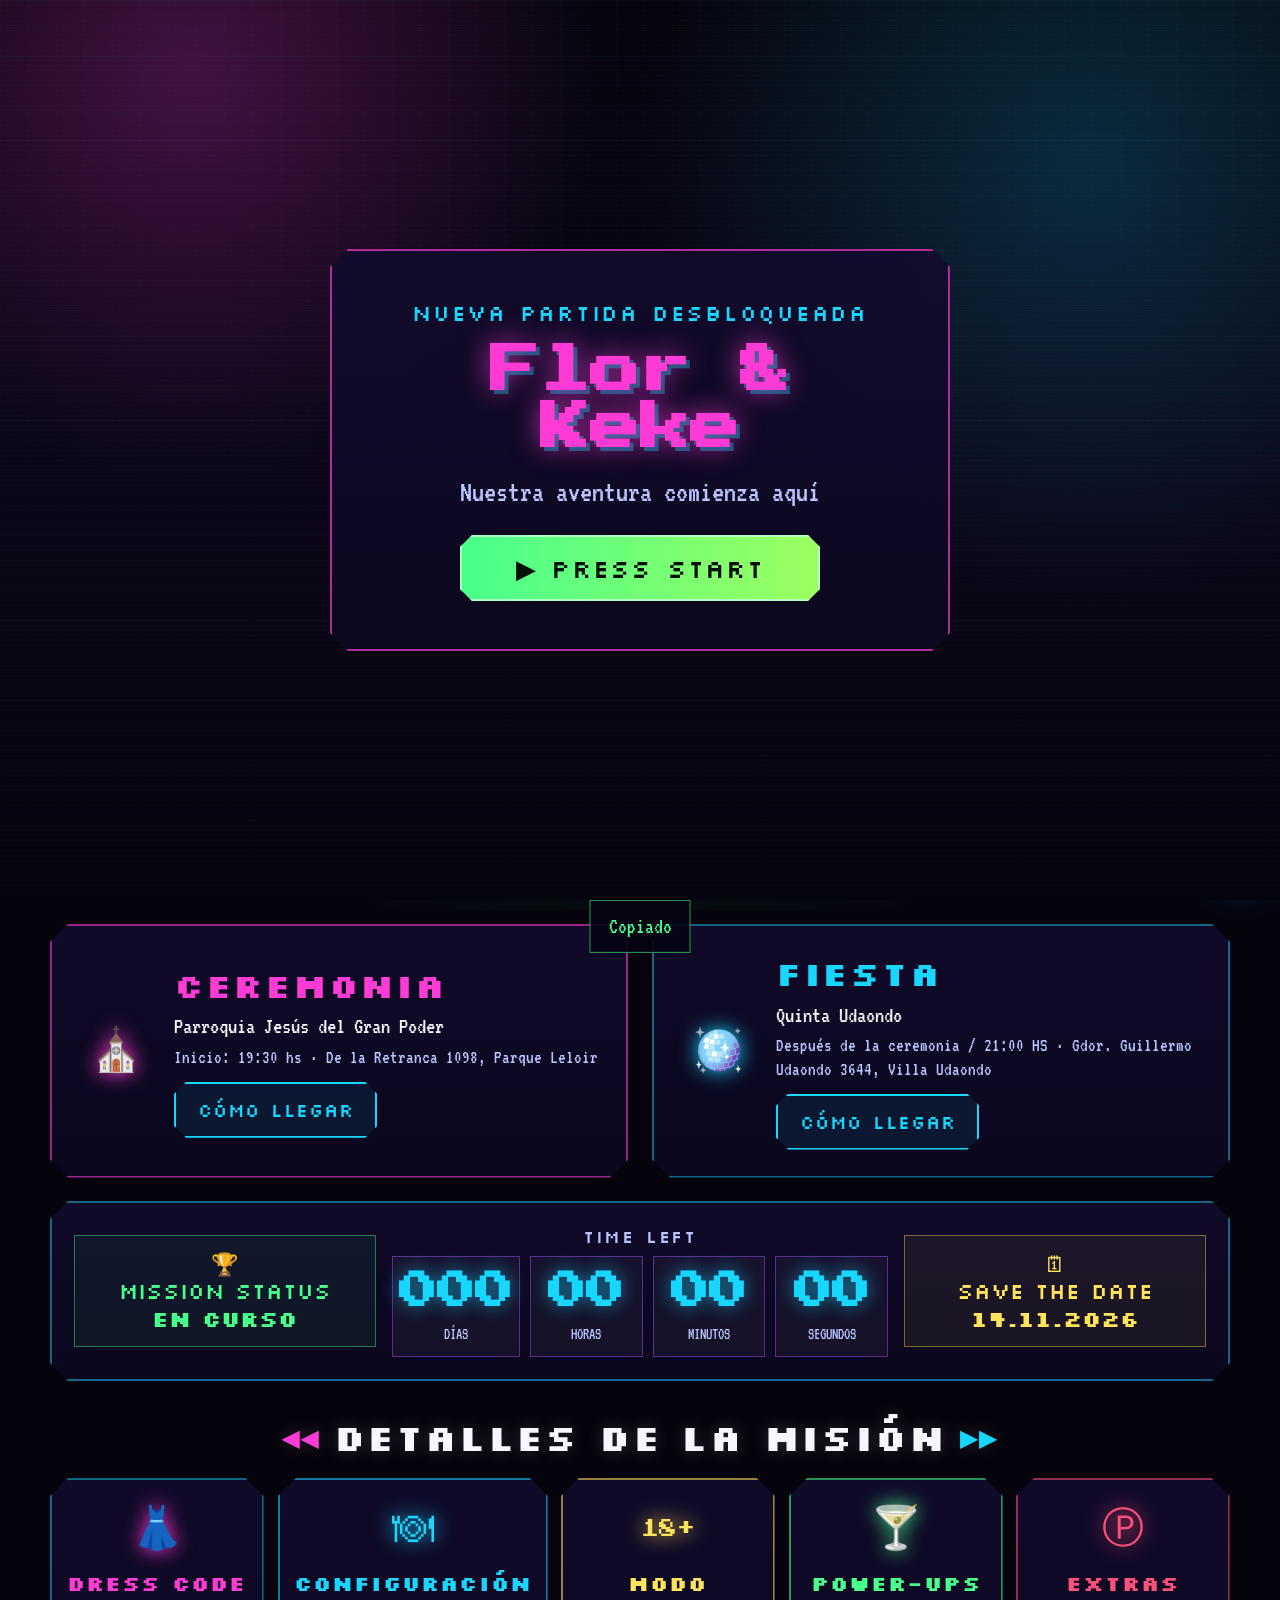
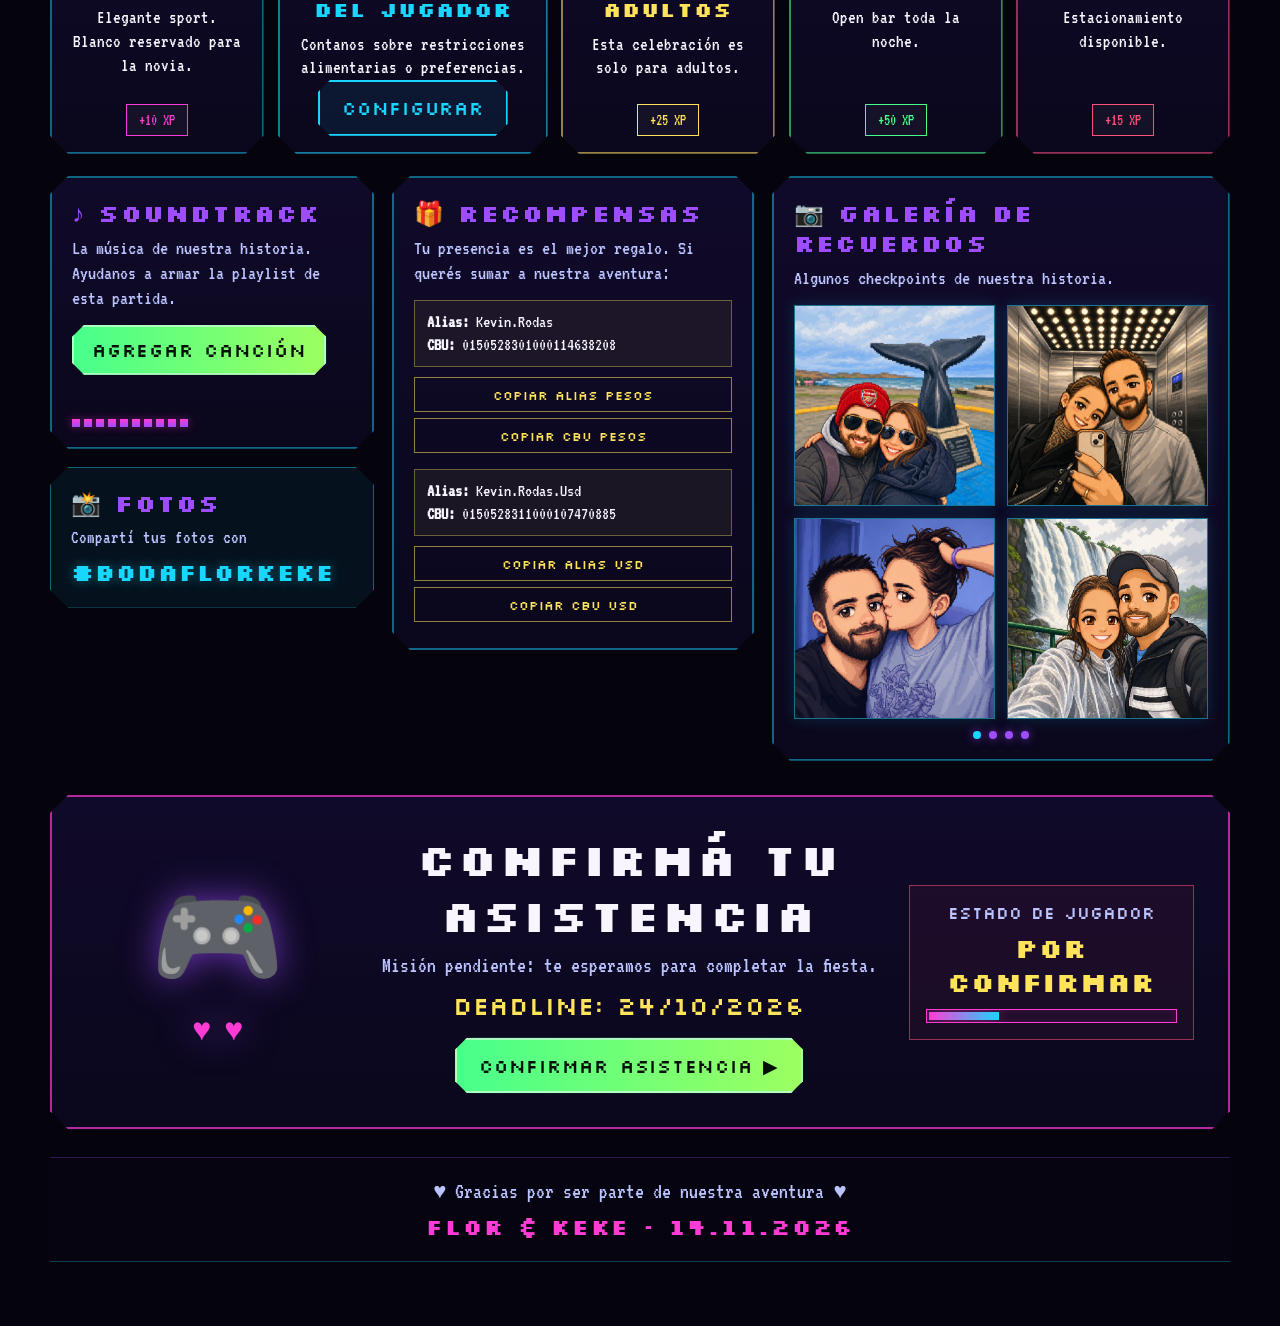
<file: invitacion.html>
﻿<!DOCTYPE html>
<html lang="es">
<head>
  <meta charset="UTF-8" />
  <meta name="viewport" content="width=device-width, initial-scale=1.0, viewport-fit=cover" />
  <title>Flor &amp; Keke | 14.11.2026</title>
  <meta name="description" content="Flor &amp; Keke · 14.11.2026 · Player 1 &amp; Player 2 se casan" />
  <meta property="og:locale" content="es_AR" />
  <meta property="og:type" content="website" />
  <meta property="og:title" content="Flor &amp; Keke | 14.11.2026" />
  <meta property="og:description" content="Player 1 &amp; Player 2 se casan · 14.11.2026" />
  <meta property="og:url" content="https://www.invitacionflorykevin.com.ar/invitacion.html" />
  <meta property="og:image:type" content="image/png" />
  <meta property="og:image:width" content="1200" />
  <meta property="og:image:height" content="630" />
  <meta property="og:image" content="https://www.invitacionflorykevin.com.ar/iconos/social-preview.png" />
  <meta name="twitter:card" content="summary_large_image" />
  <meta name="twitter:title" content="Flor &amp; Keke | 14.11.2026" />
  <meta name="twitter:description" content="Player 1 &amp; Player 2 se casan · 14.11.2026" />
  <meta name="twitter:image" content="https://www.invitacionflorykevin.com.ar/iconos/social-preview.png" />
  <link rel="icon" type="image/png" href="./iconos/favicon.png" />
  <link rel="canonical" href="https://www.invitacionflorykevin.com.ar/invitacion.html" />
  <link rel="preconnect" href="https://fonts.googleapis.com">
  <link rel="preconnect" href="https://fonts.gstatic.com" crossorigin>
  <link href="https://fonts.googleapis.com/css2?family=Press+Start+2P&family=Silkscreen:wght@400;700&family=VT323&display=swap" rel="stylesheet">
  <style>
    :root{
      --bg:#05040d;--panel:rgba(12,8,31,.88);--panel2:rgba(18,11,45,.9);--text:#f8f5ff;--muted:#bbc4ff;
      --pink:#ff3bd5;--purple:#9d4dff;--cyan:#18d7ff;--blue:#3478ff;--green:#48ff8b;--yellow:#ffe35b;--red:#ff4f7b;
      --line:rgba(24,215,255,.45);--shadow-pink:0 0 18px rgba(255,59,213,.45),0 0 44px rgba(157,77,255,.22);
      --shadow-cyan:0 0 18px rgba(24,215,255,.34),0 0 44px rgba(24,215,255,.16);--cut:18px;
    }
    *{box-sizing:border-box;margin:0;padding:0}
    html{scroll-behavior:smooth;background:#05040d;color:var(--text);-webkit-text-size-adjust:100%;text-size-adjust:100%;min-height:100%}
    body{min-height:100vh;font-family:'VT323',monospace;font-size:22px;line-height:1.25;overflow-x:hidden;background-color:#05040d;background-image:radial-gradient(circle at 15% 8%,rgba(255,59,213,.24),transparent 30%),radial-gradient(circle at 85% 18%,rgba(24,215,255,.18),transparent 34%),radial-gradient(circle at 50% 78%,rgba(72,255,139,.08),transparent 36%),linear-gradient(180deg,#05040d 0%,#0a0618 46%,#080516 72%,#05040d 100%);background-repeat:no-repeat;background-size:cover,cover,cover,cover;background-attachment:fixed,fixed,fixed,fixed}
    body:before,body:after{content:"";position:fixed;inset:0;pointer-events:none;z-index:0}
    body:before{background:linear-gradient(rgba(24,215,255,.045) 1px,transparent 1px),linear-gradient(90deg,rgba(255,59,213,.04) 1px,transparent 1px);background-size:28px 28px;mask-image:linear-gradient(180deg,rgba(0,0,0,.68),rgba(0,0,0,.12))}
    body:after{background:repeating-linear-gradient(180deg,rgba(255,255,255,.035) 0 1px,transparent 1px 5px);mix-blend-mode:screen;opacity:.4}
    a{color:inherit;text-decoration:none} img{display:block;max-width:100%}
    .page{position:relative;z-index:1;width:min(1180px,calc(100% - 28px));margin:auto;padding:28px 0 30px}
    .pixel{font-family:'Press Start 2P',monospace}.screen{font-family:'Silkscreen',sans-serif}
    .float{position:fixed;z-index:0;pointer-events:none;font-family:'Press Start 2P';text-shadow:0 0 14px currentColor;animation:float 5s ease-in-out infinite}
    .f1{left:4%;top:22%;color:rgba(255,59,213,.34)}.f2{right:5%;top:31%;color:rgba(24,215,255,.34);animation-delay:-1.3s}.f3{left:7%;bottom:18%;color:rgba(72,255,139,.28);animation-delay:-2.7s}
    .hud{position:relative;margin:10px auto 0;width:min(1180px,calc(100% - 28px));z-index:90;display:grid;grid-template-columns:1fr auto 1fr;gap:12px;align-items:center;padding:11px 14px;border:2px solid rgba(157,77,255,.72);border-radius:14px;background:#070514;box-shadow:0 0 0 1px rgba(255,255,255,.08),0 0 18px rgba(157,77,255,.42)}
    .hud div{display:flex;align-items:center;gap:10px;color:var(--muted);font-size:16px;letter-spacing:.08em}.page-progress{position:fixed;top:0;left:0;width:100%;height:4px;z-index:99;background:rgba(7,5,20,.72);pointer-events:none}.page-progress span{display:block;width:calc(var(--progress, 0) * 1%);height:100%;background:linear-gradient(90deg,var(--cyan),var(--pink),var(--yellow));box-shadow:0 0 12px rgba(24,215,255,.7);transition:width .08s linear}.hud div:nth-child(2){justify-content:center;color:var(--green)}.hud div:nth-child(3){justify-content:flex-end}
    .hearts{color:var(--red);text-shadow:0 0 12px rgba(255,79,123,.8);letter-spacing:3px}.hud-name{color:var(--pink)}
    .xpbar{width:min(180px,25vw);height:12px;border:1px solid var(--cyan);border-radius:999px;padding:2px}.xpbar span{display:block;width:86%;height:100%;border-radius:inherit;background:linear-gradient(90deg,var(--cyan),var(--blue),var(--purple));box-shadow:0 0 12px rgba(24,215,255,.8)}
    .panel,.mission-card,.detail-card,.mini,.rsvp,.gallery{position:relative;border:2px solid var(--line);background:linear-gradient(180deg,var(--panel2),var(--panel));box-shadow:var(--shadow-cyan);clip-path:polygon(0 var(--cut),var(--cut) 0,calc(100% - var(--cut)) 0,100% var(--cut),100% calc(100% - var(--cut)),calc(100% - var(--cut)) 100%,var(--cut) 100%,0 calc(100% - var(--cut)))}
    .hero{display:grid;grid-template-columns:minmax(0,1fr) minmax(360px,.92fr);gap:28px;align-items:stretch;margin-top:28px}.hero-copy{min-height:540px;padding:clamp(24px,4vw,42px);display:flex;flex-direction:column;justify-content:center;overflow:hidden}
    .hero-copy:after{content:"";position:absolute;inset:auto -10% -26% 14%;height:260px;background:linear-gradient(180deg,rgba(24,215,255,.16),transparent 70%);transform:perspective(420px) rotateX(62deg);border-top:1px solid rgba(24,215,255,.34)}
    .eyebrow{color:var(--cyan);font-size:clamp(15px,1.7vw,18px);letter-spacing:.12em;margin-bottom:18px;text-transform:uppercase}.title{font-size:clamp(38px,6vw,68px);line-height:1.05;color:var(--pink);text-shadow:4px 4px 0 rgba(24,215,255,.35),0 0 28px rgba(255,59,213,.72);margin-bottom:20px}.title span{color:var(--cyan)}
    .date{width:max-content;margin-bottom:24px;padding:9px 14px;color:var(--yellow);border:1px solid rgba(255,227,91,.65);background:rgba(255,227,91,.08);box-shadow:0 0 18px rgba(255,227,91,.18);font-size:clamp(16px,2vw,22px)}
    .claim{font-size:clamp(28px,4vw,48px);line-height:1.05;color:var(--text);margin-bottom:20px;text-transform:uppercase}.claim strong{color:var(--cyan);font-weight:400}.hero-text{max-width:610px;color:var(--muted);font-size:clamp(21px,2.3vw,27px);margin-bottom:26px}.hero-text b{color:var(--green);font-weight:400}
    .btnrow{display:flex;flex-wrap:wrap;gap:14px;position:relative;z-index:1}.btn{display:inline-flex;align-items:center;justify-content:center;gap:10px;min-height:54px;padding:14px 22px;border:2px solid currentColor;clip-path:polygon(0 12px,12px 0,calc(100% - 12px) 0,100% 12px,100% calc(100% - 12px),calc(100% - 12px) 100%,12px 100%,0 calc(100% - 12px));font-family:'Silkscreen';font-size:19px;letter-spacing:.04em;cursor:pointer;transition:.18s}.btn:hover{transform:translateY(-2px);filter:brightness(1.12)}
    .primary{color:white;background:linear-gradient(90deg,rgba(255,59,213,.92),rgba(157,77,255,.92));box-shadow:0 0 20px rgba(255,59,213,.55),inset 0 0 18px rgba(255,255,255,.18)}.secondary{color:var(--cyan);background:rgba(24,215,255,.08)}.green{color:#041007;background:linear-gradient(90deg,var(--green),#9cff61);box-shadow:0 0 22px rgba(72,255,139,.48);border-color:rgba(184,255,201,.9)}
    .loading{position:relative;z-index:1;margin-top:22px;display:flex;gap:12px;align-items:center;color:var(--muted);font-size:18px}.track{flex:1;height:12px;min-width:160px;border:1px solid rgba(24,215,255,.55);background:repeating-linear-gradient(90deg,var(--cyan) 0 12px,transparent 12px 16px);box-shadow:0 0 14px rgba(24,215,255,.35)}
    .players{padding:18px;overflow:hidden}.status{display:flex;justify-content:space-between;align-items:center;color:var(--green);font-size:18px;margin-bottom:12px}.photos{display:grid;grid-template-columns:1fr 1fr;gap:14px;position:relative}.player-card{position:relative;min-height:430px;padding:16px 14px 14px;border:2px solid var(--pink);background:radial-gradient(circle at 50% 36%,rgba(24,215,255,.2),transparent 38%),linear-gradient(180deg,rgba(6,22,78,.98),rgba(3,7,32,.96));box-shadow:0 0 18px rgba(255,59,213,.38),inset 0 0 0 2px rgba(24,215,255,.22);clip-path:polygon(0 16px,16px 0,calc(100% - 16px) 0,100% 16px,100% calc(100% - 16px),calc(100% - 16px) 100%,16px 100%,0 calc(100% - 16px));display:grid;grid-template-rows:auto 1fr auto;overflow:hidden}.player-card:before{content:"";position:absolute;inset:38px 14px 88px;border:2px solid rgba(24,215,255,.66);background:linear-gradient(rgba(24,215,255,.08) 1px,transparent 1px),linear-gradient(90deg,rgba(255,59,213,.05) 1px,transparent 1px);background-size:12px 12px;clip-path:polygon(0 12px,12px 0,calc(100% - 12px) 0,100% 12px,100% calc(100% - 12px),calc(100% - 12px) 100%,12px 100%,0 calc(100% - 12px))}.player-label{position:relative;z-index:1;justify-self:center;margin-top:-6px;padding:6px 18px;border:2px solid var(--pink);background:rgba(7,5,20,.96);color:var(--cyan);font-family:'Silkscreen';font-size:19px;line-height:1;text-transform:uppercase;box-shadow:var(--shadow-pink)}.player-sprite{position:relative;z-index:1;align-self:end;display:flex;align-items:flex-end;justify-content:center;min-height:282px}.player-sprite img{width:min(88%,230px);height:310px;object-fit:contain;object-position:center bottom;image-rendering:auto;filter:drop-shadow(0 12px 0 rgba(0,0,0,.34)) drop-shadow(0 0 14px rgba(24,215,255,.18))}.player-nameplate{position:relative;z-index:1;margin-top:12px;padding:12px 10px;border:2px solid var(--pink);background:rgba(5,4,18,.96);text-align:center;box-shadow:0 0 14px rgba(255,59,213,.26)}.player-nameplate strong{display:block;font-family:'Press Start 2P';font-size:clamp(18px,2.4vw,27px);line-height:1.1;color:var(--text);text-shadow:3px 3px 0 rgba(255,59,213,.28)}.player-nameplate span{display:block;margin-top:6px;font-family:'Silkscreen';font-size:24px;line-height:1;color:var(--cyan)}.player-nameplate:before,.player-nameplate:after{content:"♥";position:absolute;top:50%;transform:translateY(-50%);color:var(--pink);font-size:18px;text-shadow:var(--shadow-pink)}.player-nameplate:before{left:12px}.player-nameplate:after{right:12px}.player-card.flor{border-color:var(--pink)}.player-card.keke{border-color:var(--cyan);box-shadow:0 0 18px rgba(24,215,255,.38),inset 0 0 0 2px rgba(255,59,213,.18)}.player-card.keke .player-label,.player-card.keke .player-nameplate{border-color:var(--cyan)}.couple-stats{margin-top:14px;padding:13px 14px;border:1px solid rgba(72,255,139,.46);background:linear-gradient(180deg,rgba(72,255,139,.08),rgba(7,5,20,.58));box-shadow:0 0 16px rgba(72,255,139,.16);display:grid;grid-template-columns:repeat(2,1fr);gap:10px}.stat-line{display:grid;grid-template-columns:auto 1fr auto;align-items:center;gap:8px;color:var(--muted);font-family:'Silkscreen';font-size:14px;line-height:1}.stat-line strong{color:var(--green);font-weight:400}.stat-bar{height:9px;border:1px solid rgba(24,215,255,.42);padding:2px;background:rgba(24,215,255,.05)}.stat-bar span{display:block;height:100%;width:var(--value);background:linear-gradient(90deg,var(--cyan),var(--pink));box-shadow:0 0 10px rgba(24,215,255,.45)}.stat-line:nth-child(2) .stat-bar span{background:linear-gradient(90deg,var(--pink),var(--yellow))}.stat-line:nth-child(3) .stat-bar span{background:linear-gradient(90deg,var(--green),var(--cyan))}.stat-line:nth-child(4) .stat-bar span{background:linear-gradient(90deg,var(--purple),var(--pink))}.coop-brief{margin-top:12px;padding:13px 14px;border:1px solid rgba(255,59,213,.46);background:linear-gradient(180deg,rgba(255,59,213,.08),rgba(24,215,255,.05));box-shadow:0 0 16px rgba(255,59,213,.16);text-align:center}.coop-brief strong{display:block;font-family:'Silkscreen';font-size:18px;line-height:1.1;color:var(--yellow);text-transform:uppercase;text-shadow:0 0 12px rgba(255,227,91,.28)}.coop-brief span{display:block;margin-top:4px;color:var(--muted);font-size:19px}.coop-chips{display:flex;flex-wrap:wrap;justify-content:center;gap:8px;margin-top:11px}.coop-chips i{font-style:normal;padding:6px 9px;border:1px solid rgba(24,215,255,.45);background:rgba(24,215,255,.07);color:var(--cyan);font-family:'Silkscreen';font-size:13px;line-height:1;box-shadow:0 0 10px rgba(24,215,255,.12)}
    
    .mission-row{display:grid;grid-template-columns:1fr 1fr;gap:24px;margin-top:24px}.mission-card{padding:26px;display:grid;grid-template-columns:auto 1fr;gap:20px;align-items:center}.mission-card:first-child{color:var(--pink);border-color:rgba(255,59,213,.58);box-shadow:var(--shadow-pink)}.mission-card:nth-child(2){color:var(--cyan)}
    .ico{width:76px;height:76px;display:grid;place-items:center;font-size:42px;filter:drop-shadow(0 0 10px currentColor)}.detail-icon{font-size:42px;margin-bottom:12px;filter:drop-shadow(0 0 10px currentColor)}.detail-icon.adult{font-family:'Press Start 2P',monospace;font-size:18px}.mini-icon{width:30px;height:30px}
    .mission-card h2,.section-title,.detail-card h3,.mini h3,.gallery h3,.rsvp h2{font-family:'Silkscreen';text-transform:uppercase;letter-spacing:.05em}.mission-card h2{font-size:clamp(25px,3vw,34px);margin-bottom:7px}.mission-card p{color:var(--text);font-size:23px}.mission-card small{display:block;color:var(--muted);font-size:19px;margin-top:4px}.mission-actions{display:flex;gap:10px;flex-wrap:wrap;margin-top:12px}
    .count-panel{margin-top:24px;padding:22px;display:grid;grid-template-columns:.85fr 1.4fr .85fr;gap:16px;align-items:center;text-align:center}.statusbox{border:1px solid rgba(72,255,139,.42);background:rgba(72,255,139,.06);padding:14px;color:var(--green)}.statusbox.yellow{color:var(--yellow);border-color:rgba(255,227,91,.42);background:rgba(255,227,91,.06)}.count-title{color:var(--muted);font-size:18px;letter-spacing:.1em}.countdown{display:grid;grid-template-columns:repeat(4,1fr);gap:10px;margin-top:8px}.unit{border:1px solid rgba(157,77,255,.48);padding:12px 6px;background:rgba(255,255,255,.04)}.unit strong{display:block;font-family:'Press Start 2P';font-size:clamp(20px,3.6vw,38px);color:var(--cyan);text-shadow:0 0 18px rgba(24,215,255,.6)}.unit span{display:block;margin-top:8px;color:var(--muted);font-size:16px}
    .section{margin-top:34px}.section-title{display:flex;align-items:center;justify-content:center;gap:14px;margin-bottom:18px;text-align:center;font-size:clamp(24px,3vw,36px);text-shadow:0 0 18px rgba(255,255,255,.18)}.section-title:before{content:'◀◀';color:var(--pink);font-size:.6em}.section-title:after{content:'▶▶';color:var(--cyan);font-size:.6em}.details{display:grid;grid-template-columns:repeat(5,1fr);gap:14px}.detail-card{min-height:238px;padding:20px 14px 16px;text-align:center;color:var(--pink);display:flex;flex-direction:column;align-items:center}.detail-card:nth-child(2){color:var(--cyan);border-color:rgba(24,215,255,.56)}.detail-card:nth-child(3){color:var(--yellow);border-color:rgba(255,227,91,.56);box-shadow:0 0 18px rgba(255,227,91,.2)}.detail-card:nth-child(4){color:var(--green);border-color:rgba(72,255,139,.56);box-shadow:0 0 18px rgba(72,255,139,.2)}.detail-card:nth-child(5){color:var(--red);border-color:rgba(255,79,123,.56);box-shadow:0 0 18px rgba(255,79,123,.2)}.detail-icon{width:auto;height:58px;display:grid;place-items:center}.detail-card h3{font-size:21px;margin-bottom:10px}.detail-card p{color:var(--text);font-size:19px}.xp{display:inline-block;margin-top:auto;padding:5px 12px;color:currentColor;border:1px solid currentColor;background:rgba(255,255,255,.04);font-size:16px}
    .extras{display:grid;grid-template-columns:.85fr .95fr 1.2fr;gap:18px;margin-top:22px;align-items:start}.extras-stack{display:grid;gap:18px}.mini,.gallery{padding:20px}.soundtrack{display:flex;flex-direction:column;min-height:0}.soundtrack .btn{align-self:flex-start;min-height:46px;padding:11px 18px}.soundtrack .eq{width:min(100%,240px);height:34px;margin-top:18px}.photo-tag{padding:20px;border:1px solid rgba(24,215,255,.42);background:rgba(24,215,255,.07);box-shadow:0 0 14px rgba(24,215,255,.14)}.photo-tag span{display:block;color:var(--muted);font-size:19px;margin-bottom:8px}.photo-tag strong{display:block;color:var(--cyan);font-family:'Silkscreen';font-size:23px;letter-spacing:.04em;text-shadow:0 0 12px rgba(24,215,255,.38)}.mini h3,.gallery h3{color:var(--purple);font-size:24px;margin-bottom:8px;display:flex;align-items:center;gap:10px}.mini-icon{width:30px;height:30px}.mini p,.gallery p{color:var(--muted);font-size:20px;margin-bottom:14px}.eq{display:flex;gap:4px;height:42px;align-items:end;margin-top:14px}.eq span{width:8px;min-height:8px;background:linear-gradient(180deg,var(--pink),var(--purple));box-shadow:0 0 8px rgba(255,59,213,.45);animation:eq 1.3s infinite ease-in-out}.eq span:nth-child(2n){animation-delay:-.25s}.eq span:nth-child(3n){animation-delay:-.55s}.account{padding:10px 12px;border:1px solid rgba(255,227,91,.36);background:rgba(255,227,91,.06);font-size:18px;margin:10px 0}.copy{color:var(--yellow);background:transparent;border:1px solid rgba(255,227,91,.55);padding:8px 10px;font-family:'Silkscreen';cursor:pointer;width:100%;margin-bottom:6px}.strip{display:grid;grid-template-columns:repeat(2,minmax(0,1fr));gap:12px;margin-top:12px}.strip img{width:100%;aspect-ratio:1/1;object-fit:cover;border:1px solid rgba(24,215,255,.48);background:rgba(255,255,255,.06);box-shadow:0 0 14px rgba(24,215,255,.16)}.strip img:nth-child(2){object-position:50% 20%}.dots{display:flex;justify-content:center;gap:8px;margin-top:12px}.dots span{width:8px;height:8px;border-radius:50%;background:var(--purple);box-shadow:0 0 10px rgba(157,77,255,.7)}.dots span:first-child{background:var(--cyan)}
    .rsvp{margin-top:34px;padding:clamp(24px,4vw,34px);display:grid;grid-template-columns:.72fr 1.4fr .78fr;gap:24px;align-items:center;border-color:rgba(255,59,213,.68);box-shadow:0 0 24px rgba(255,59,213,.35),0 0 64px rgba(157,77,255,.22)}.control{text-align:center;color:var(--purple);filter:drop-shadow(0 0 18px rgba(157,77,255,.65));animation:float 3s ease-in-out infinite}.control{font-size:clamp(64px,9vw,108px)}.control span{display:block;font-size:32px;color:var(--pink)}.rsvp-main{text-align:center}.rsvp h2{font-size:clamp(27px,4vw,45px);margin-bottom:8px}.rsvp p{color:var(--muted);font-size:22px}.deadline{margin:10px 0 16px;color:var(--yellow);font-size:26px}.player-status{padding:16px;border:1px solid rgba(255,79,123,.55);background:rgba(255,79,123,.06);text-align:center}.player-status span{display:block;color:var(--muted);font-size:17px}.player-status strong{display:block;color:var(--yellow);font-size:27px;margin:8px 0}.empty{height:14px;border:1px solid var(--pink);box-shadow:inset 0 0 10px rgba(255,59,213,.18);margin-top:10px}.footer{margin-top:28px;padding:20px 14px;text-align:center;color:var(--muted);border-top:1px solid rgba(157,77,255,.28);border-bottom:1px solid rgba(24,215,255,.28);background:rgba(7,5,20,.45);margin-bottom:34px}.footer strong{display:block;margin-top:8px;color:var(--pink);font-family:'Silkscreen';letter-spacing:.08em}
    .music{position:fixed;right:16px;bottom:16px;z-index:30;width:54px;height:54px;border:2px solid var(--cyan);background:rgba(7,5,20,.88);color:var(--cyan);display:grid;place-items:center;cursor:pointer;box-shadow:var(--shadow-cyan);font-size:24px}.music.is-playing{border-color:var(--green);color:var(--green)}.toast{position:fixed;left:50%;bottom:22px;z-index:40;transform:translateX(-50%) translateY(140%);padding:12px 18px;color:var(--green);border:1px solid rgba(72,255,139,.6);background:rgba(7,5,20,.92);transition:.25s}.toast.show{transform:translateX(-50%) translateY(0)}

    /* Splash screen: blocks scroll until the soundtrack is started by a user gesture. */
    body.splash-active{overflow:hidden;height:100vh;height:100svh}
    .splash-screen{position:fixed;inset:0;z-index:200;display:grid;place-items:center;padding:24px;background:radial-gradient(circle at 15% 8%,rgba(255,59,213,.24),transparent 30%),radial-gradient(circle at 85% 18%,rgba(24,215,255,.18),transparent 34%),linear-gradient(180deg,#05040d 0%,#0a0618 52%,#05040d 100%);transition:opacity .6s ease,visibility .6s ease}
    .splash-screen:before,.splash-screen:after{content:"";position:absolute;inset:0;pointer-events:none}.splash-screen:before{background:linear-gradient(rgba(24,215,255,.045) 1px,transparent 1px),linear-gradient(90deg,rgba(255,59,213,.04) 1px,transparent 1px);background-size:28px 28px;mask-image:linear-gradient(180deg,rgba(0,0,0,.72),rgba(0,0,0,.18))}.splash-screen:after{background:repeating-linear-gradient(180deg,rgba(255,255,255,.035) 0 1px,transparent 1px 5px);mix-blend-mode:screen;opacity:.4}
    .splash-screen.is-hidden{opacity:0;visibility:hidden;pointer-events:none}
    .splash-card{position:relative;z-index:1;width:min(620px,100%);padding:clamp(28px,6vw,48px);text-align:center;border:2px solid rgba(255,59,213,.68);background:linear-gradient(180deg,var(--panel2),var(--panel));box-shadow:0 0 24px rgba(255,59,213,.35),0 0 64px rgba(157,77,255,.22);clip-path:polygon(0 var(--cut),var(--cut) 0,calc(100% - var(--cut)) 0,100% var(--cut),100% calc(100% - var(--cut)),calc(100% - var(--cut)) 100%,var(--cut) 100%,0 calc(100% - var(--cut)))}
    .splash-eyebrow{margin-bottom:16px;color:var(--cyan);font-family:'Silkscreen';font-size:clamp(17px,2.5vw,22px);letter-spacing:.08em;text-transform:uppercase}.splash-title{margin-bottom:16px;color:var(--pink);font-family:'Press Start 2P';font-size:clamp(30px,6vw,50px);line-height:1.15;text-shadow:4px 4px 0 rgba(24,215,255,.35),0 0 28px rgba(255,59,213,.72)}.splash-text{margin-bottom:24px;color:var(--muted);font-size:clamp(24px,3vw,30px)}
    .splash-start{width:min(100%,360px);min-height:64px;margin:auto;color:#041007;background:linear-gradient(90deg,var(--green),#9cff61);border-color:rgba(184,255,201,.9);box-shadow:0 0 22px rgba(72,255,139,.48);font-size:clamp(20px,3vw,26px)}
    @keyframes pulse{50%{transform:translate(-50%,-50%) scale(1.08)}}@keyframes eq{0%,100%{height:10px}50%{height:42px}}@keyframes float{0%,100%{transform:translateY(0)}50%{transform:translateY(-10px)}}

    body{background-position:center,center,center,center}
    body.is-loaded .title{animation:titleBoot .8s steps(6,end) both}
    body.is-loaded .player-card{animation:cardBoot .65s ease both}body.is-loaded .player-card.keke{animation-delay:.12s}
    @media(min-width:981px){
      .hero{position:relative}
      .hero-copy.is-visible{animation:heroSlideLeft .82s cubic-bezier(.2,.9,.2,1) both}
      .players.is-visible{animation:heroSlideRight .82s cubic-bezier(.2,.9,.2,1) .08s both}
    }    .panel,.mission-card,.detail-card,.mini,.gallery,.rsvp,.count-panel{will-change:transform,opacity}
    [data-reveal]{opacity:0;transform:translate(var(--reveal-x,0),28px) scale(.985);filter:brightness(.8);transition:opacity .62s cubic-bezier(.2,.9,.2,1),transform .62s cubic-bezier(.2,.9,.2,1),filter .62s ease}
    [data-reveal].is-visible{opacity:1;transform:translate(0,0) scale(1);filter:brightness(1)}
    .btn{position:relative;overflow:hidden}.btn:after{content:"";position:absolute;inset:-20% auto -20% -35%;width:30%;background:linear-gradient(90deg,transparent,rgba(255,255,255,.34),transparent);transform:skewX(-18deg);transition:left .45s ease}.btn:hover:after{left:110%}.btn:active{transform:translateY(1px) scale(.98)}
    .unit strong{animation:digitGlow 2.4s infinite ease-in-out}.unit:nth-child(2) strong{animation-delay:.2s}.unit:nth-child(3) strong{animation-delay:.4s}.unit:nth-child(4) strong{animation-delay:.6s}
    .detail-card:hover,.mission-card:hover,.mini:hover,.gallery:hover{transform:translateY(-4px);filter:brightness(1.08)}
    .strip img{cursor:pointer;transition:transform .24s ease,filter .24s ease,box-shadow .24s ease}.strip img:hover{transform:translateY(-3px) scale(1.035);filter:saturate(1.14) contrast(1.04);box-shadow:0 0 18px rgba(255,59,213,.32),0 0 28px rgba(24,215,255,.18)}
    .gallery-viewer{position:fixed;inset:0;z-index:80;display:grid;place-items:center;padding:22px;background:rgba(3,2,12,.86);backdrop-filter:blur(8px);opacity:0;pointer-events:none;transition:opacity .2s ease}.gallery-viewer.is-open{opacity:1;pointer-events:auto}.gallery-viewer img{max-width:min(92vw,820px);max-height:82vh;border:2px solid var(--cyan);box-shadow:0 0 32px rgba(24,215,255,.36),0 0 56px rgba(255,59,213,.22);object-fit:contain;background:#05040d}.gallery-viewer button{position:absolute;right:18px;top:18px;width:46px;height:46px;border:2px solid var(--pink);background:rgba(7,5,20,.92);color:var(--pink);font-family:'Press Start 2P',monospace;cursor:pointer;box-shadow:var(--shadow-pink)}
    .spark{position:fixed;z-index:90;pointer-events:none;color:var(--yellow);font-family:'Press Start 2P',monospace;text-shadow:0 0 12px currentColor;animation:sparkPop .7s ease-out forwards}
    @keyframes titleBoot{0%{opacity:.2;filter:blur(2px);transform:translateX(-6px)}35%{transform:translateX(5px)}70%{transform:translateX(-2px)}100%{opacity:1;filter:blur(0);transform:translateX(0)}}
    @keyframes cardBoot{0%{opacity:0;transform:translateY(18px) scale(.96);filter:brightness(.65)}100%{opacity:1;transform:translateY(0) scale(1);filter:brightness(1)}}
    @keyframes heroSlideLeft{0%{opacity:0;transform:translateX(-80px) scale(.985);filter:brightness(.75)}72%{transform:translateX(8px) scale(1.005);filter:brightness(1.18)}100%{opacity:1;transform:translateX(0) scale(1);filter:brightness(1)}}
    @keyframes heroSlideRight{0%{opacity:0;transform:translateX(80px) scale(.985);filter:brightness(.75)}72%{transform:translateX(-8px) scale(1.005);filter:brightness(1.18)}100%{opacity:1;transform:translateX(0) scale(1);filter:brightness(1)}}
    @keyframes digitGlow{50%{text-shadow:0 0 24px rgba(24,215,255,.9),0 0 38px rgba(255,59,213,.2)}}
    @keyframes sparkPop{0%{opacity:0;transform:translate(-50%,-50%) scale(.5)}25%{opacity:1}100%{opacity:0;transform:translate(-50%,-90%) scale(1.5)}}

    .arcade-particles{position:fixed;inset:0;z-index:0;pointer-events:none;overflow:hidden}.arcade-particles span{position:absolute;font-family:'Press Start 2P',monospace;font-size:10px;color:var(--cyan);text-shadow:0 0 12px currentColor;opacity:.24;animation:particleDrift var(--speed) linear infinite;left:var(--x);top:110%}.arcade-particles span:nth-child(2n){color:var(--pink)}.arcade-particles span:nth-child(3n){color:var(--green)}.arcade-particles span:nth-child(4n){color:var(--yellow)}
    .title{position:relative}.title:before,.title:after{content:attr(data-text);position:absolute;inset:0;pointer-events:none;opacity:0}.title:before{color:var(--cyan);transform:translate(2px,0)}.title:after{color:var(--pink);transform:translate(-2px,0)}body.is-loaded .title:before{animation:glitchCyan 4.6s steps(1,end) infinite}body.is-loaded .title:after{animation:glitchPink 5.2s steps(1,end) infinite}
    body.is-loaded .player-sprite img{animation:spriteIdle 3.2s ease-in-out infinite}.player-card.keke .player-sprite img{animation-delay:.45s}.player-card:after{content:"";position:absolute;inset:0;background:linear-gradient(115deg,transparent 0 38%,rgba(255,255,255,.14) 46%,transparent 54% 100%);transform:translateX(-120%);animation:cardShine 5.4s ease-in-out infinite;pointer-events:none}.player-card.keke:after{animation-delay:1.2s}.player-card:hover .player-sprite img{animation:spriteReady .55s ease-in-out both}.photos:hover .player-card:not(:hover){filter:brightness(.82) saturate(.9)}
    .loading .track{position:relative;overflow:hidden}.loading .track:after{content:"";position:absolute;inset:0;background:linear-gradient(90deg,transparent,rgba(255,255,255,.45),transparent);animation:loadSweep 1.7s linear infinite}
    .stat-bar span{transform-origin:left;animation:statLoad .9s ease-out both, statPulse 2.8s ease-in-out infinite}.stat-line:nth-child(2) .stat-bar span{animation-delay:.1s}.stat-line:nth-child(3) .stat-bar span{animation-delay:.2s}.stat-line:nth-child(4) .stat-bar span{animation-delay:.3s}.coop-brief strong:after{content:"_";animation:cursorBlink .8s steps(1,end) infinite;color:var(--cyan)}.coop-chips i{animation:chipGlow 2.6s ease-in-out infinite}.coop-chips i:nth-child(2){animation-delay:.25s}.coop-chips i:nth-child(3){animation-delay:.5s}.coop-chips i:nth-child(4){animation-delay:.75s}
    .mission-card .ico,.detail-icon,.statusbox{animation:softFloat 4s ease-in-out infinite}.mission-card:nth-child(2) .ico,.detail-card:nth-child(2) .detail-icon,.statusbox.yellow{animation-delay:.6s}.detail-card:nth-child(3) .detail-icon{animation-delay:1s}.detail-card:nth-child(4) .detail-icon{animation-delay:1.4s}.detail-card:nth-child(5) .detail-icon{animation-delay:1.8s}
    .section-title:before{animation:arrowNudgeLeft 1.4s ease-in-out infinite}.section-title:after{animation:arrowNudgeRight 1.4s ease-in-out infinite}.music{animation:musicPulse 2.2s ease-in-out infinite}.gallery-viewer.is-open img{animation:viewerBoot .22s ease-out both}
    .mission-card:after,.detail-card:after,.mini:after,.gallery:after,.rsvp:after{content:"";position:absolute;inset:0;border:1px solid transparent;clip-path:inherit;pointer-events:none;opacity:0;background:linear-gradient(90deg,transparent,rgba(24,215,255,.18),transparent);transform:translateX(-100%)}.mission-card:hover:after,.detail-card:hover:after,.mini:hover:after,.gallery:hover:after,.rsvp:hover:after{opacity:1;animation:panelSweep .75s ease-out both}
    .mission-card.is-visible,.detail-card.is-visible,.mini.is-visible,.gallery.is-visible,.rsvp.is-visible{animation:blockPulse 4.8s ease-in-out infinite}
    .mission-card.is-visible:after,.detail-card.is-visible:after,.mini.is-visible:after,.gallery.is-visible:after,.rsvp.is-visible:after{opacity:1;animation:autoPanelSweep 6.2s ease-in-out infinite}
    .detail-card:nth-child(2).is-visible,.mini:nth-child(2).is-visible{animation-delay:.35s}.detail-card:nth-child(3).is-visible,.gallery.is-visible{animation-delay:.7s}.detail-card:nth-child(4).is-visible,.rsvp.is-visible{animation-delay:1.05s}.detail-card:nth-child(5).is-visible{animation-delay:1.4s}
    .detail-card.is-visible .xp,.photo-tag.is-visible strong,.player-status.is-visible strong{animation:labelBlink 2.6s steps(2,end) infinite}
    .mission-card.is-visible h2,.mini.is-visible h3,.gallery.is-visible h3{animation:titleGlow 3.4s ease-in-out infinite}
    .mission-card:nth-child(odd),.detail-card:nth-child(odd),.mini:nth-child(odd){--reveal-x:-34px}.mission-card:nth-child(even),.detail-card:nth-child(even),.mini:nth-child(even),.gallery,.rsvp{--reveal-x:34px}
    .mission-card.is-visible .ico,.detail-card.is-visible .detail-icon,.mini.is-visible .mini-icon{animation:iconBob 3.2s ease-in-out infinite}
    .detail-card.is-visible:nth-child(2) .detail-icon,.mini.is-visible:nth-child(2) .mini-icon{animation-delay:.28s}.detail-card.is-visible:nth-child(3) .detail-icon{animation-delay:.56s}.detail-card.is-visible:nth-child(4) .detail-icon{animation-delay:.84s}
    .gallery.is-visible .strip img{animation:photoFloat 4.2s ease-in-out infinite}.gallery.is-visible .strip img:nth-child(2){animation-delay:.35s}.gallery.is-visible .strip img:nth-child(3){animation-delay:.7s}.gallery.is-visible .strip img:nth-child(4){animation-delay:1.05s}
    .rsvp.is-visible .control{animation:gamepadHover 3.6s ease-in-out infinite}.rsvp.is-visible .deadline{animation:deadlinePulse 2.8s ease-in-out infinite}
    .count-panel.is-visible .statusbox,.count-panel.is-visible .unit{animation:moduleFloat 4s ease-in-out infinite}.count-panel.is-visible .unit:nth-child(2){animation-delay:.2s}.count-panel.is-visible .unit:nth-child(3){animation-delay:.4s}.count-panel.is-visible .unit:nth-child(4){animation-delay:.6s}
    .dots span{animation:dotPulse 1.8s ease-in-out infinite}.dots span:nth-child(2){animation-delay:.2s}.dots span:nth-child(3){animation-delay:.4s}.dots span:nth-child(4){animation-delay:.6s}
    .copy:hover,.mission-actions .btn:hover{animation:buttonJolt .34s ease both}
    .deadline{animation:deadlinePulse 2.4s ease-in-out infinite}.empty{position:relative;overflow:hidden}.empty:after{content:"";position:absolute;inset:2px auto 2px 2px;width:28%;background:linear-gradient(90deg,var(--pink),var(--cyan));box-shadow:0 0 14px rgba(255,59,213,.45);animation:emptyScan 2.2s ease-in-out infinite}
    .player-status{animation:statusWake 3.2s ease-in-out infinite}.player-status strong{animation:statusText 1.8s steps(2,end) infinite}
    @keyframes particleDrift{0%{transform:translateY(0) rotate(0deg);opacity:0}10%,85%{opacity:.34}100%{transform:translateY(-125vh) rotate(180deg);opacity:0}}
    @keyframes glitchCyan{0%,92%,100%{opacity:0;clip-path:inset(0)}93%{opacity:.55;clip-path:inset(12% 0 66% 0)}94%{opacity:0}96%{opacity:.45;clip-path:inset(72% 0 8% 0)}97%{opacity:0}}
    @keyframes glitchPink{0%,88%,100%{opacity:0;clip-path:inset(0)}89%{opacity:.5;clip-path:inset(44% 0 32% 0)}90%{opacity:0}95%{opacity:.42;clip-path:inset(8% 0 76% 0)}96%{opacity:0}}
    @keyframes spriteIdle{0%,100%{transform:translateY(0)}50%{transform:translateY(-7px)}}@keyframes spriteReady{0%,100%{transform:translateY(0)}35%{transform:translateY(-10px)}65%{transform:translateY(-4px)}}
    @keyframes cardShine{0%,58%{transform:translateX(-120%)}72%,100%{transform:translateX(120%)}}@keyframes loadSweep{from{transform:translateX(-110%)}to{transform:translateX(110%)}}
    @keyframes statLoad{from{transform:scaleX(0)}to{transform:scaleX(1)}}@keyframes statPulse{50%{filter:brightness(1.22);box-shadow:0 0 14px rgba(255,59,213,.45)}}@keyframes cursorBlink{50%{opacity:0}}
    @keyframes chipGlow{50%{color:var(--yellow);border-color:rgba(255,227,91,.68);box-shadow:0 0 15px rgba(255,227,91,.24)}}@keyframes softFloat{0%,100%{transform:translateY(0)}50%{transform:translateY(-4px)}}
    @keyframes arrowNudgeLeft{50%{transform:translateX(-6px)}}@keyframes arrowNudgeRight{50%{transform:translateX(6px)}}@keyframes musicPulse{50%{box-shadow:0 0 20px rgba(24,215,255,.5),0 0 34px rgba(255,59,213,.18)}}
    @keyframes viewerBoot{from{transform:scale(.96);filter:brightness(.75)}to{transform:scale(1);filter:brightness(1)}}@keyframes panelSweep{to{transform:translateX(100%)}}@keyframes autoPanelSweep{0%,55%{transform:translateX(-110%);opacity:0}66%{opacity:.85}82%,100%{transform:translateX(110%);opacity:0}}@keyframes blockPulse{0%,100%{filter:brightness(1)}50%{filter:brightness(1.12)}}@keyframes labelBlink{50%{color:var(--yellow);text-shadow:0 0 14px rgba(255,227,91,.45)}}@keyframes titleGlow{50%{text-shadow:0 0 18px currentColor}}@keyframes iconBob{0%,100%{transform:translateY(0) rotate(0deg);filter:drop-shadow(0 0 0 rgba(24,215,255,0))}45%{transform:translateY(-7px) rotate(-2deg);filter:drop-shadow(0 0 12px rgba(24,215,255,.35))}70%{transform:translateY(2px) rotate(2deg)}}@keyframes photoFloat{0%,100%{transform:translateY(0) scale(1)}50%{transform:translateY(-6px) scale(1.035)}}@keyframes gamepadHover{0%,100%{transform:translateY(0) rotate(-2deg)}50%{transform:translateY(-8px) rotate(2deg)}}@keyframes moduleFloat{0%,100%{transform:translateY(0)}50%{transform:translateY(-4px)}}@keyframes dotPulse{0%,100%{transform:scale(1);opacity:.7}50%{transform:scale(1.45);opacity:1}}@keyframes buttonJolt{35%{transform:translateY(-3px) translateX(2px)}70%{transform:translateY(-2px) translateX(-1px)}}
    @keyframes deadlinePulse{50%{color:var(--cyan);text-shadow:0 0 16px rgba(24,215,255,.58)}}@keyframes emptyScan{0%,100%{transform:translateX(0);opacity:.65}50%{transform:translateX(240%);opacity:1}}
    @keyframes statusWake{50%{box-shadow:0 0 24px rgba(255,79,123,.3),inset 0 0 16px rgba(255,79,123,.12)}}@keyframes statusText{50%{color:var(--pink)}}
    @media (prefers-reduced-motion: reduce){*,*:before,*:after{animation:none!important;transition:none!important;scroll-behavior:auto!important}[data-reveal]{opacity:1!important;transform:none!important;filter:none!important}.arcade-particles{display:none!important}}
    @media(max-width:980px){.hero,.mission-row,.count-panel,.extras,.rsvp{grid-template-columns:1fr}.hero-copy{min-height:auto}.details{grid-template-columns:repeat(2,1fr)}.hud{grid-template-columns:1fr;text-align:center}.hud div,.hud div:nth-child(3){justify-content:center}.xpbar{width:180px}.rsvp{text-align:center}}
    @media(max-width:640px){body{font-size:20px}.page{width:min(100% - 18px,1180px);padding-top:14px}.hud{width:calc(100% - 18px)}.panel,.mission-card,.detail-card,.mini,.rsvp,.gallery{clip-path:none;border-radius:16px}.hero{margin-top:16px;gap:16px}.hero-copy{padding:22px 16px}.title{font-size:clamp(34px,11vw,48px)}.claim{font-size:clamp(27px,8vw,37px)}.hero-text{font-size:22px}.photos{grid-template-columns:1fr}.player-card{min-height:390px}.player-sprite{min-height:250px}.player-sprite img{height:275px}.couple-stats{grid-template-columns:1fr}.coop-chips{display:grid;grid-template-columns:1fr 1fr}.players-grid{grid-template-columns:1fr}.mission-card{grid-template-columns:1fr;text-align:center;padding:20px 16px}.ico{margin:auto}.mission-actions{justify-content:center}.countdown{grid-template-columns:repeat(2,1fr)}.details{grid-template-columns:1fr}.strip{grid-template-columns:repeat(2,1fr)}.section-title:before,.section-title:after{display:none}.btn{width:100%}.loading{flex-direction:column;align-items:flex-start}.track{width:100%}.music{right:12px;bottom:12px}}

    /* Mobile/browser compatibility pass */
    html{min-height:-webkit-fill-available}
    body{min-height:100vh;min-height:100svh;touch-action:manipulation;background-attachment:scroll}
    button,.btn,a{-webkit-tap-highlight-color:transparent;touch-action:manipulation}
    .page{padding-left:env(safe-area-inset-left);padding-right:env(safe-area-inset-right)}
    .music{right:max(12px,env(safe-area-inset-right));bottom:max(12px,env(safe-area-inset-bottom))}
    .hud,.page-progress{transform:none!important;animation:none!important}.hud{position:relative!important;top:auto!important}
    .hero,.photos,.countdown,.details,.extras,.mission-row,.rsvp{min-width:0}.hero-copy,.players,.mission-card,.detail-card,.mini,.gallery,.rsvp{contain:layout paint}
    .btn,.copy,.account,.player-nameplate strong,.coop-chips i{overflow-wrap:anywhere}.status,.hud div{min-width:0;flex-wrap:wrap}
    @supports (-webkit-touch-callout:none){body{background-attachment:scroll!important}.gallery-viewer{backdrop-filter:none;-webkit-backdrop-filter:none}}
    @media(max-width:760px){body{background-attachment:scroll;background-size:auto}.page-progress{height:3px}.arcade-particles span:nth-child(n+13){display:none}.hero-copy,.players{--reveal-x:0}.mission-card,.detail-card,.mini,.gallery,.rsvp,.count-panel{--reveal-x:0}.status{gap:8px;justify-content:center;text-align:center}.hud{z-index:20}.hud div{font-size:14px;letter-spacing:.04em}.xpbar{width:150px}.player-label{font-size:16px}.player-nameplate strong{font-size:clamp(17px,7vw,24px)}.player-nameplate span{font-size:22px}.couple-stats{gap:8px}.stat-line{font-size:13px}.coop-chips i{font-size:12px}.mission-actions .btn{min-width:0}.deadline{font-size:clamp(21px,6vw,26px)}.gallery-viewer{padding:max(14px,env(safe-area-inset-top)) max(14px,env(safe-area-inset-right)) max(14px,env(safe-area-inset-bottom)) max(14px,env(safe-area-inset-left))}}
    @media(max-width:430px){body{font-size:19px}.page{width:min(100% - 14px,1180px)}.title span{display:block}.music{width:48px;height:48px;font-size:22px}.loading{padding-right:58px}.hud{width:calc(100% - 14px);padding:9px 10px}.hud div{font-size:13px}.hearts{letter-spacing:1px}.xpbar{width:126px}.title{font-size:clamp(31px,10vw,42px)}.claim{font-size:clamp(25px,7.6vw,34px)}.date{font-size:15px}.hero-text{font-size:20px}.statusbox{padding:12px 8px}.unit{padding:10px 4px}.unit strong{font-size:clamp(18px,8vw,30px)}.unit span{font-size:14px}.detail-card{min-height:0}.extras{gap:14px}.mini,.gallery{padding:18px 14px}.photo-tag strong{font-size:20px}.rsvp{gap:16px}.control{font-size:72px}.control span{font-size:25px}.player-status strong{font-size:23px}.footer strong{letter-spacing:.04em}}
    @media(max-width:360px){.hud div{font-size:12px}.btn{font-size:17px;padding-left:14px;padding-right:14px}.coop-chips{grid-template-columns:1fr}.countdown{gap:8px}.strip{gap:8px}.rsvp h2{font-size:25px}}
    @media(max-height:680px) and (max-width:640px){.player-card{min-height:350px}.player-sprite{min-height:220px}.player-sprite img{height:240px}.hero-copy{padding-top:18px;padding-bottom:18px}}
  </style>
</head>
<body class="splash-active">
  <span class="float f1">♥</span><span class="float f2">★</span><span class="float f3">◆</span>
  <audio id="bgMusic" src="./musica/brave-heart-instrumental.mp4" loop preload="auto" autoplay playsinline></audio>
  <!-- HTML: pantalla de bienvenida para habilitar audio con una interacción real del usuario. -->
  <div class="splash-screen" id="splashScreen" role="dialog" aria-modal="true" aria-labelledby="splashTitle">
    <div class="splash-card">
      <p class="splash-eyebrow">Nueva partida desbloqueada</p>
      <h1 class="splash-title" id="splashTitle">Flor &amp; Keke</h1>
      <p class="splash-text">Nuestra aventura comienza aquí</p>
      <button class="btn splash-start" type="button" id="startExperience">▶ PRESS START</button>
    </div>
  </div>
  <div class="arcade-particles" aria-hidden="true"></div>
  <header class="hud screen"><div><span class="hearts">♥♥♥</span><span>1UP</span><span class="hud-name">FLOR &amp; KEKE</span></div><div>LOVE ARCADE OS</div><div><span>LVL ∞</span><span>XP 14112026</span><span class="xpbar"><span></span></span></div></header><div class="page-progress" aria-hidden="true"><span id="scrollProgress"></span></div>
  <main class="page">
    <section class="hero" id="start">
      <div class="panel hero-copy"><p class="eyebrow screen">Nueva partida desbloqueada ▶▶</p><h1 class="title pixel" data-text="Flor & Keke">Flor <span>&amp; Keke</span></h1><div class="date pixel">14.11.2026</div><h2 class="claim screen">Jugador 1 &amp; Jugador 2 <strong>se casan</strong></h2><p class="hero-text">Aceptamos esta misión: empezar juntos la partida más importante de nuestras vidas. <b>¿Listos para el co-op definitivo?</b></p><div class="btnrow"><a class="btn primary" href="#rsvp">▶ PRESS START</a><a class="btn secondary" href="#mission">Ver misión</a></div><div class="loading screen"><span>Cargando aventura...</span><span class="track"></span><span>100%</span></div></div>
      <div class="panel players"><div class="status screen"><span>● CO-OP MODE: ON</span><span>♥ LINK OK</span></div><div class="photos"><article class="player-card flor"><div class="player-label">JUGADOR 1</div><div class="player-sprite"><img src="./fotos/player-flor.png" alt="Flor pixel art vestida de novia"></div><div class="player-nameplate"><strong>FLOR</strong><span>NOVIA</span></div></article><article class="player-card keke"><div class="player-label">JUGADOR 2</div><div class="player-sprite"><img src="./fotos/player-keke.png" alt="Keke pixel art vestido de novio"></div><div class="player-nameplate"><strong>KEKE</strong><span>NOVIO</span></div></article></div><div class="couple-stats" aria-label="Stats de la pareja"><div class="stat-line"><strong>AMOR</strong><div class="stat-bar"><span style="--value:100%"></span></div><span>100%</span></div><div class="stat-line"><strong>TEAMWORK</strong><div class="stat-bar"><span style="--value:99%"></span></div><span>99%</span></div><div class="stat-line"><strong>FIESTA</strong><div class="stat-bar"><span style="--value:100%"></span></div><span>READY</span></div><div class="stat-line"><strong>CO-OP</strong><div class="stat-bar"><span style="--value:100%"></span></div><span>ON</span></div></div><div class="coop-brief"><strong>MISIÓN PRINCIPAL: LLEGAR AL ALTAR</strong><span>Party sync estable · campaña lista para iniciar</span><div class="coop-chips"><i>ANILLOS READY</i><i>RAMO EQUIPPED</i><i>TRAJE LOCKED</i><i>14.11.2026 SAVE</i></div></div></div>
    </section>
    <section class="mission-row" id="mission"><article class="mission-card"><div class="ico" aria-hidden="true">⛪</div><div><h2>Ceremonia</h2><p>Parroquia Jesús del Gran Poder</p><small>Inicio: 19:30 hs · De la Retranca 1098, Parque Leloir</small><div class="mission-actions"><a class="btn secondary" href="https://maps.app.goo.gl/THuS3n4kagmkAD5n8" target="_blank" rel="noopener">Cómo llegar</a></div></div></article><article class="mission-card"><div class="ico" aria-hidden="true">🪩</div><div><h2>Fiesta</h2><p>Quinta Udaondo</p><small>Después de la ceremonia / 21:00 HS · Gdor. Guillermo Udaondo 3644, Villa Udaondo</small><div class="mission-actions"><a class="btn secondary" href="https://maps.app.goo.gl/QYYEaSuWtHMfW1Uc8" target="_blank" rel="noopener">Cómo llegar</a></div></div></article></section>
    <section class="panel count-panel" aria-label="Cuenta regresiva"><div class="statusbox screen">🏆<br>MISSION STATUS<br><strong>EN CURSO</strong></div><div><div class="count-title screen">TIME LEFT</div><div class="countdown"><div class="unit"><strong id="days">000</strong><span>DÍAS</span></div><div class="unit"><strong id="hours">00</strong><span>HORAS</span></div><div class="unit"><strong id="minutes">00</strong><span>MINUTOS</span></div><div class="unit"><strong id="seconds">00</strong><span>SEGUNDOS</span></div></div></div><div class="statusbox yellow screen">🗓<br>SAVE THE DATE<br><strong>14.11.2026</strong></div></section>
    <section class="section" id="details"><h2 class="section-title">Detalles de la misión</h2><div class="details"><article class="detail-card"><div class="detail-icon" aria-hidden="true">👗</div><h3>Dress code</h3><p>Elegante sport.<br>Blanco reservado para la novia.</p><span class="xp">+10 XP</span></article><article class="detail-card"><div class="detail-icon" aria-hidden="true">🍽</div><h3>Configuración del jugador</h3><p>Contanos sobre restricciones alimentarias o preferencias.</p><a class="btn secondary" href="https://forms.gle/66s8hfL8nAyHzSjg8" target="_blank" rel="noopener">Configurar</a></article><article class="detail-card"><div class="detail-icon adult" aria-hidden="true">18+</div><h3>Modo adultos</h3><p>Esta celebración es solo para adultos.</p><span class="xp">+25 XP</span></article><article class="detail-card"><div class="detail-icon" aria-hidden="true">🍸</div><h3>Power-ups</h3><p>Open bar toda la noche.</p><span class="xp">+50 XP</span></article><article class="detail-card"><div class="detail-icon" aria-hidden="true">Ⓟ</div><h3>Extras</h3><p>Estacionamiento disponible.</p><span class="xp">+15 XP</span></article></div></section>
    <section class="extras"><div class="extras-stack"><article class="mini soundtrack"><h3>♪ Soundtrack</h3><p>La música de nuestra historia. Ayudanos a armar la playlist de esta partida.</p><a class="btn green" href="https://www.youtube.com/playlist?list=PLdf5nRqw-8XQ&jct=C40CuWLiVclXQO8bvdA7Xw" target="_blank" rel="noopener">Agregar canción</a><div class="eq" aria-hidden="true"><span></span><span></span><span></span><span></span><span></span><span></span><span></span><span></span><span></span><span></span></div></article><article class="mini photo-tag"><h3>📸 Fotos</h3><span>Compartí tus fotos con</span><strong>#bodaflorkeke</strong></article></div><article class="mini"><h3>🎁 Recompensas</h3><p>Tu presencia es el mejor regalo. Si querés sumar a nuestra aventura:</p><div class="account"><strong>Alias:</strong> Kevin.Rodas<br><strong>CBU:</strong> 0150528301000114638208</div><button class="copy" type="button" data-copy="Kevin.Rodas">Copiar alias pesos</button><button class="copy" type="button" data-copy="0150528301000114638208">Copiar CBU pesos</button><div class="account"><strong>Alias:</strong> Kevin.Rodas.Usd<br><strong>CBU:</strong> 0150528311000107470885</div><button class="copy" type="button" data-copy="Kevin.Rodas.Usd">Copiar alias USD</button><button class="copy" type="button" data-copy="0150528311000107470885">Copiar CBU USD</button></article><article class="gallery"><h3>📷 Galería de recuerdos</h3><p>Algunos checkpoints de nuestra historia.</p><div class="strip"><img src="./fotos/nosotros-1.jpg" alt="Recuerdo 1"><img src="./fotos/nosotros-2.jpg" alt="Recuerdo 2"><img src="./fotos/nosotros-3.jpg" alt="Recuerdo 3"><img src="./fotos/nosotros-4.jpg" alt="Recuerdo 4"></div><div class="dots"><span></span><span></span><span></span><span></span></div></article></section>
    <section class="rsvp" id="rsvp"><div class="control" aria-hidden="true">🎮<span>♥ ♥</span></div><div class="rsvp-main"><h2>Confirmá tu asistencia</h2><p>Misión pendiente: te esperamos para completar la fiesta.</p><div class="deadline screen">DEADLINE: 24/10/2026</div><a class="btn green" href="https://script.google.com/macros/s/AKfycbzwG8vpeIVkUHjgEkkk0rQZvnackmpXBXeX3VjL4WjV0dPY1vIHbw9VrpzXYdwpsxzY/exec" target="_blank" rel="noopener">Confirmar asistencia ▶</a></div><div class="player-status screen"><span>Estado de jugador</span><strong>POR CONFIRMAR</strong><div class="empty"></div></div></section>
    <footer class="footer"><p>♥ Gracias por ser parte de nuestra aventura ♥</p><strong>Flor &amp; Keke · 14.11.2026</strong></footer>
  </main>
  <button class="music" type="button" id="musicToggle" aria-label="Música desactivada">🔇</button><div class="toast" id="toast">Copiado</div>
  <div class="gallery-viewer" id="galleryViewer" aria-hidden="true"><button type="button" id="galleryClose" aria-label="Cerrar foto">X</button><img id="galleryViewerImg" alt="Foto ampliada de Flor y Keke"></div>
  <script>
    const targetDate = new Date('2026-11-14T20:00:00-03:00');
    const d = document.getElementById('days'), h = document.getElementById('hours'), m = document.getElementById('minutes'), s = document.getElementById('seconds');
    function pad(v){ return String(v).padStart(2,'0'); }
    function tick(){ const diff = Math.max(0, targetDate - new Date()); d.textContent = String(Math.floor(diff / 86400000)).padStart(3,'0'); h.textContent = pad(Math.floor(diff / 3600000) % 24); m.textContent = pad(Math.floor(diff / 60000) % 60); s.textContent = pad(Math.floor(diff / 1000) % 60); }
    tick(); setInterval(tick, 1000);
    const toast = document.getElementById('toast'); let tt;
    function show(msg){ toast.textContent = msg; toast.classList.add('show'); clearTimeout(tt); tt = setTimeout(() => toast.classList.remove('show'), 1800); }

    // JavaScript: splash + audio controller. Browsers allow sound reliably only after a user gesture.
    const music = document.getElementById('bgMusic');
    const musicToggle = document.getElementById('musicToggle');
    const splashScreen = document.getElementById('splashScreen');
    const startExperience = document.getElementById('startExperience');
    let musicOn = false;
    let invitationStarted = false;
    function updateMusicButton(){
      musicToggle.textContent = musicOn ? '🔊' : '🔇';
      musicToggle.classList.toggle('is-playing', musicOn);
      musicToggle.setAttribute('aria-label', musicOn ? 'Música activada' : 'Música desactivada');
    }
    async function playMusic({ restart = false } = {}){
      try {
        music.volume = .48;
        if (restart) music.currentTime = 0;
        await music.play();
        musicOn = true;
      } catch(e) {
        musicOn = false;
      }
      updateMusicButton();
      return musicOn;
    }
    function pauseMusic(){
      music.pause();
      musicOn = false;
      updateMusicButton();
    }
    function revealInvitation(){
      splashScreen.classList.add('is-hidden');
      document.body.classList.remove('splash-active');
      window.setTimeout(() => splashScreen.setAttribute('aria-hidden', 'true'), 600);
    }
    function startInvitation(){
      if (invitationStarted) return;
      invitationStarted = true;
      revealInvitation();
      playMusic({ restart: true });
    }
    startExperience.addEventListener('click', startInvitation);
    musicToggle.addEventListener('click', async () => { if (musicOn) { pauseMusic(); } else { await playMusic(); } });
    window.addEventListener('load', async () => {
      if (await playMusic({ restart: true })) revealInvitation();
    }, { once: true });
    updateMusicButton();
    document.querySelectorAll('[data-copy]').forEach(btn => btn.addEventListener('click', async () => { try { await navigator.clipboard.writeText(btn.dataset.copy); show('Dato copiado al portapapeles'); } catch(e) { show('No se pudo copiar automáticamente'); } }));

    document.body.classList.add('is-loaded');
    document.documentElement.style.setProperty('--vh', (window.innerHeight * 0.01) + 'px');
    window.addEventListener('resize', () => document.documentElement.style.setProperty('--vh', (window.innerHeight * 0.01) + 'px'), { passive: true });
    const particleLayer = document.querySelector('.arcade-particles');
    if (particleLayer && !window.matchMedia('(prefers-reduced-motion: reduce)').matches) {
      const symbols = ['+', '✦', '♥', '◆', '•'];
      for (let i = 0; i < 26; i += 1) {
        const p = document.createElement('span');
        p.textContent = symbols[i % symbols.length];
        p.style.setProperty('--x', `${Math.random() * 100}%`);
        p.style.setProperty('--speed', `${9 + Math.random() * 10}s`);
        p.style.animationDelay = `${Math.random() * -14}s`;
        particleLayer.appendChild(p);
      }
    }
    const revealTargets = document.querySelectorAll('.panel, .mission-card, .count-panel, .detail-card, .mini, .gallery, .rsvp, .footer');
    revealTargets.forEach((el, index) => {
      el.dataset.reveal = '';
      el.style.transitionDelay = `${Math.min(index % 6, 5) * 55}ms`;
    });
    if ('IntersectionObserver' in window) {
    const revealObserver = new IntersectionObserver((entries) => {
      entries.forEach(entry => {
        if (entry.isIntersecting) {
          entry.target.classList.add('is-visible');
          revealObserver.unobserve(entry.target);
        }
      });
    }, { threshold: 0.16, rootMargin: '0px 0px -8% 0px' });
    revealTargets.forEach(el => revealObserver.observe(el));
    } else {
      revealTargets.forEach(el => el.classList.add('is-visible'));
    }

    let scrollTicking = false;
    function updateScrollFx(){ const max = Math.max(1, document.documentElement.scrollHeight - window.innerHeight); const progress = Math.min(100, Math.max(0, (window.scrollY / max) * 100)); document.documentElement.style.setProperty('--progress', progress.toFixed(2)); scrollTicking = false; }
    updateScrollFx();
    window.addEventListener('scroll', () => { if (!scrollTicking) { scrollTicking = true; requestAnimationFrame(updateScrollFx); } }, { passive: true });

    function sparkAt(x, y, symbol = '+') {
      const spark = document.createElement('span');
      spark.className = 'spark';
      spark.textContent = symbol;
      spark.style.left = `${x}px`;
      spark.style.top = `${y}px`;
      document.body.appendChild(spark);
      window.setTimeout(() => spark.remove(), 720);
    }
    document.querySelectorAll('.btn, .copy, .music').forEach(el => {
      el.addEventListener('click', event => sparkAt(event.clientX, event.clientY, '✦'));
    });

    const galleryViewer = document.getElementById('galleryViewer');
    const galleryViewerImg = document.getElementById('galleryViewerImg');
    const galleryClose = document.getElementById('galleryClose');
    document.querySelectorAll('.strip img').forEach(img => {
      img.addEventListener('click', () => {
        galleryViewerImg.src = img.currentSrc || img.src;
        galleryViewerImg.alt = img.alt;
        galleryViewer.classList.add('is-open');
        galleryViewer.setAttribute('aria-hidden', 'false');
      });
    });
    function closeGallery(){
      galleryViewer.classList.remove('is-open');
      galleryViewer.setAttribute('aria-hidden', 'true');
    }
    galleryClose.addEventListener('click', closeGallery);
    galleryViewer.addEventListener('click', event => { if (event.target === galleryViewer) closeGallery(); });
    window.addEventListener('keydown', event => { if (event.key === 'Escape') closeGallery(); });
  </script>
</body>
</html>
</file>
